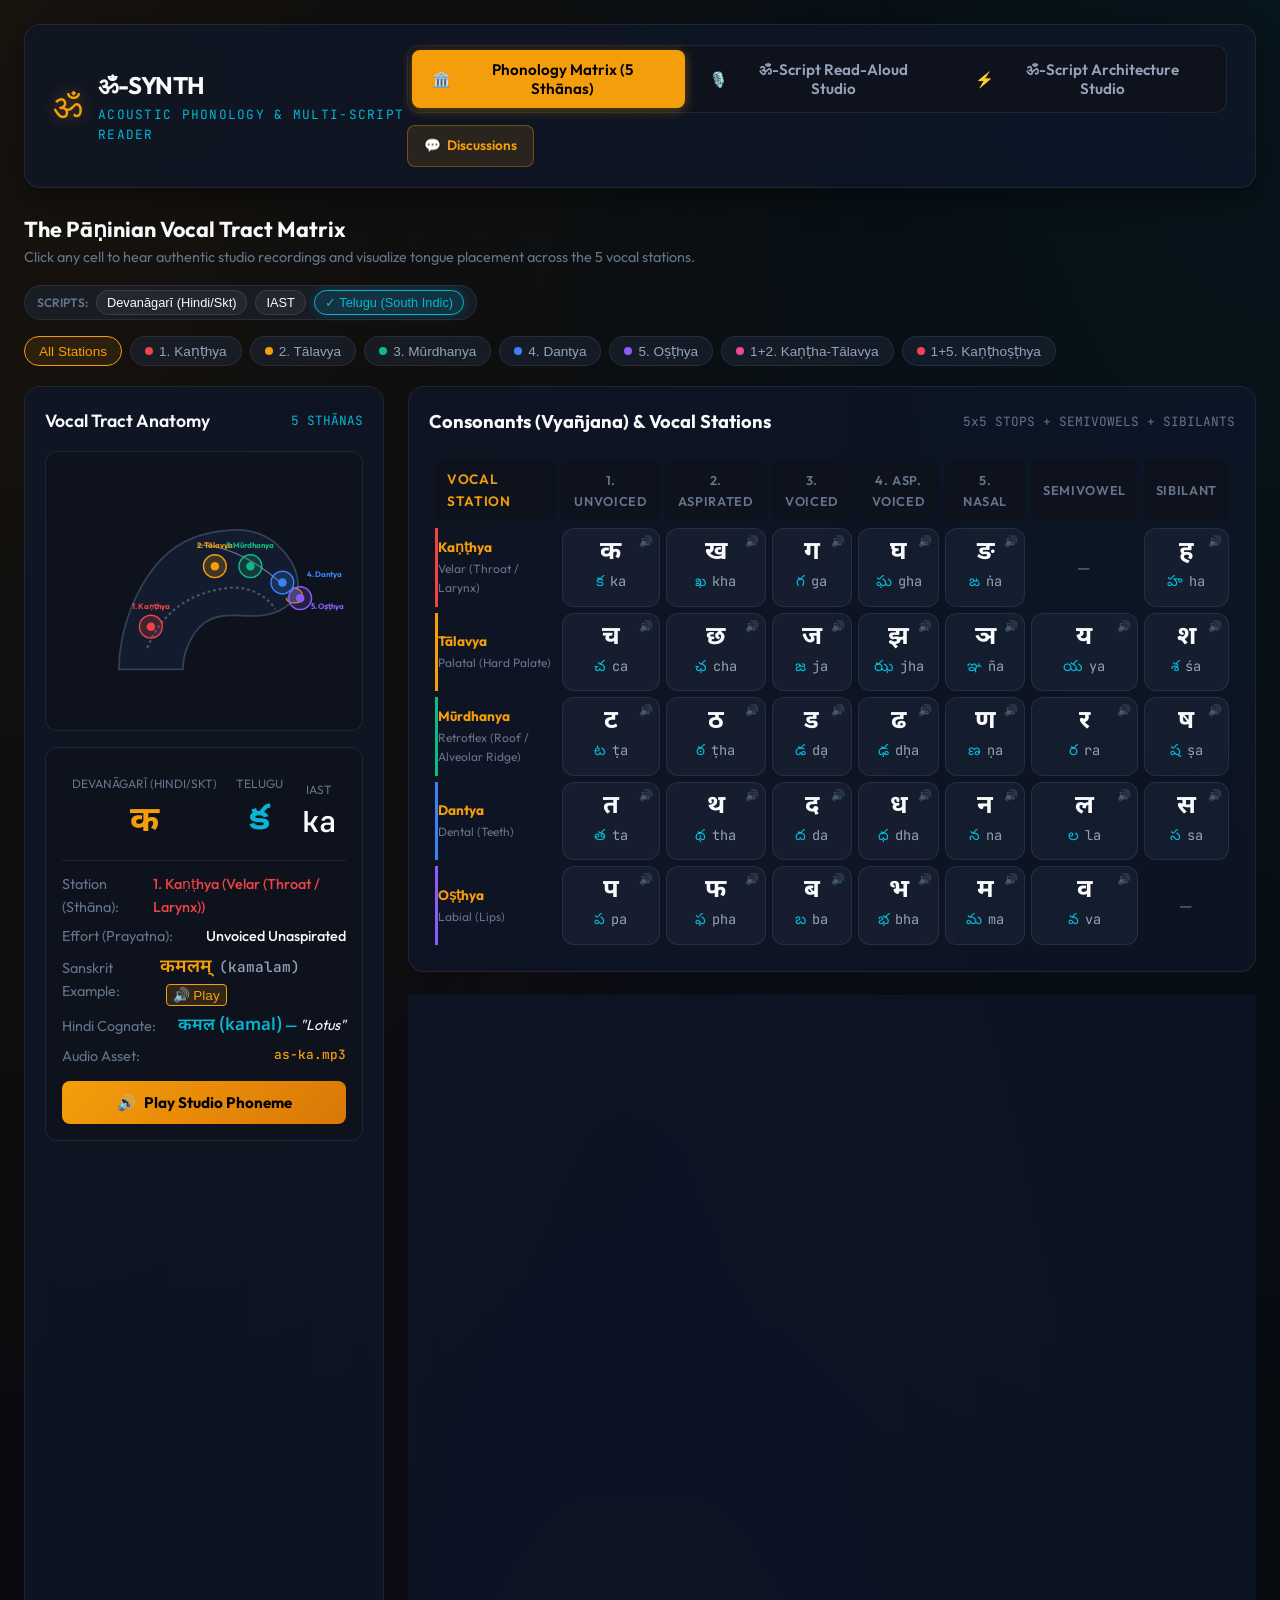
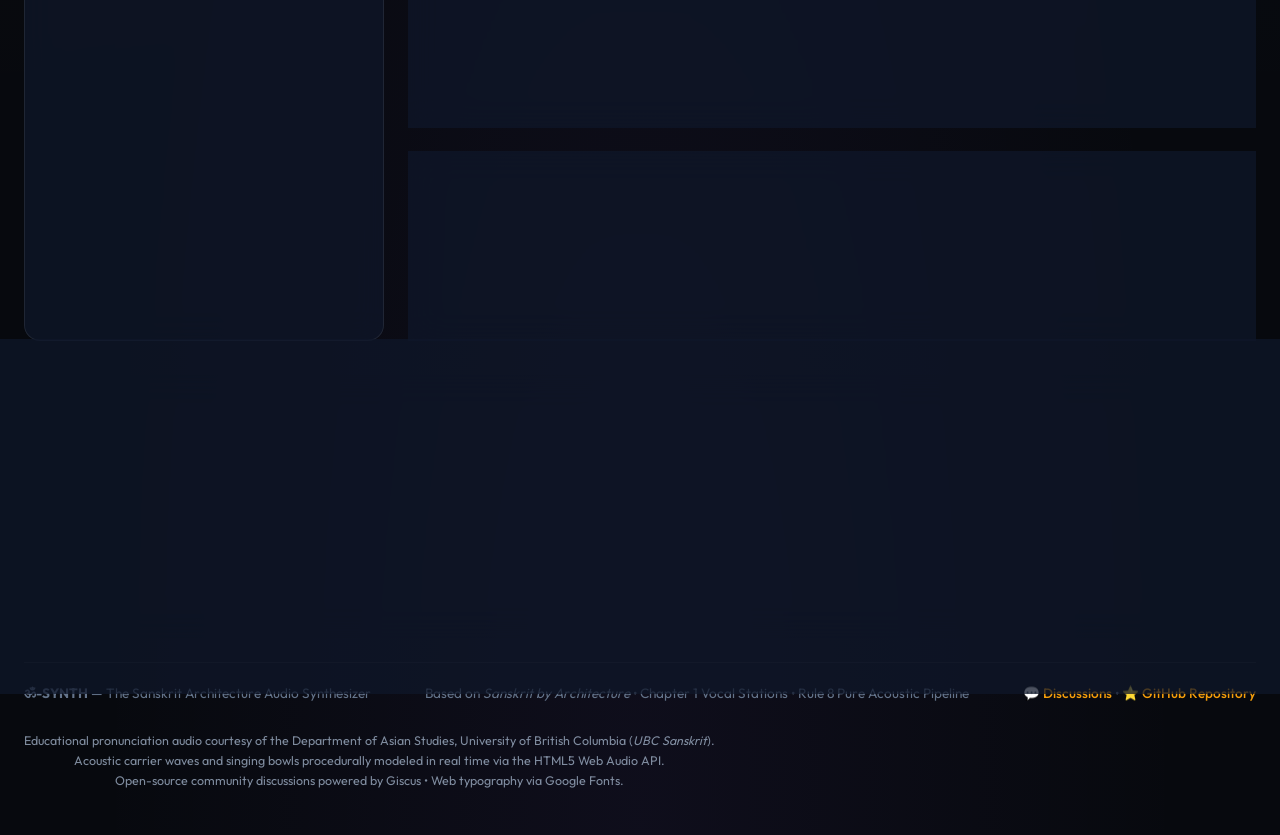
<file: Om-synth/index.html>
<!DOCTYPE html>
<html lang="en">
<head>
  <meta charset="UTF-8">
  <meta name="viewport" content="width=device-width, initial-scale=1.0">
  <title>ॐ-SYNTH // The Sanskrit Acoustic Synthesizer & Multi-Script Studio</title>
  <meta name="description" content="State-of-the-art interactive Sanskrit Phonology Matrix and ॐ-Script Read-Aloud Speech Synthesizer with real-time Devanāgarī, Telugu, IAST, English, and Hindi synchrony.">
  <link rel="icon" type="image/svg+xml" href="data:image/svg+xml,<svg xmlns='http://www.w3.org/2000/svg' viewBox='0 0 100 100'><rect width='100' height='100' rx='20' fill='%230a0e17'/><text x='50%' y='68%' font-size='56' text-anchor='middle' fill='%23f59e0b' font-family='sans-serif' font-weight='bold'>ॐ</text></svg>">
  <meta property="og:type" content="website">
  <meta property="og:title" content="ॐ-SYNTH // The Sanskrit Acoustic Synthesizer">
  <meta property="og:description" content="Interactive Pāṇinian Phonology Matrix and continuous ॐ-Script Read-Aloud Speech Synthesizer with real-time multi-script synchrony.">
  <meta property="og:image" content="qr_om_synth_300dpi.png">
  <meta name="twitter:card" content="summary_large_image">
  <link rel="manifest" href="manifest.json">
  <meta name="theme-color" content="#f59e0b">
  <link rel="stylesheet" href="style.css?v=2.3.3">
</head>

<body>

  <div class="app-container">

    <!-- Top Navigation Header -->
    <header class="app-header">
      <div class="brand-wrapper">
        <div class="brand-symbol">ॐ</div>
        <div>
          <h1 class="brand-title">ॐ-SYNTH</h1>
          <div class="brand-tag">Acoustic Phonology & Multi-Script Reader</div>
        </div>
      </div>

      <!-- Mode Switcher & Community Discussions -->
      <div class="header-nav-group">
        <nav class="nav-tabs" aria-label="App Navigation">
          <button class="tab-btn active" data-target="matrix-panel" id="tab-matrix-btn">
            <span>🏛️</span> Phonology Matrix (5 Sthānas)
          </button>
          <button class="tab-btn" data-target="studio-panel" id="tab-studio-btn">
            <span>🎙️</span> ॐ-Script Read-Aloud Studio
          </button>
          <button class="tab-btn" data-target="translator-panel" id="tab-translator-btn">
            <span>⚡</span> ॐ-Script Architecture Studio
          </button>
        </nav>
        <a href="#community-section" class="community-header-link" title="Jump to Community Discussions & Reader Feedback">
          <span>💬</span> Discussions
        </a>
      </div>
    </header>

    <!-- ===================================================================== -->
    <!-- MODE 1: PHONOLOGY MATRIX & VOCAL TRACT                                -->
    <!-- ===================================================================== -->
    <main id="matrix-panel" class="tab-panel active">
      
      <!-- Sthāna Filter Bar & Script Display Toggles -->
      <div class="matrix-header-bar">
        <div>
          <h2 style="font-size: 1.35rem; font-weight: 700;">The Pāṇinian Vocal Tract Matrix</h2>
          <p style="color: var(--text-dim); font-size: 0.9rem;">
            Click any cell to hear authentic studio recordings and visualize tongue placement across the 5 vocal stations.
          </p>
        </div>

        <div style="display: flex; gap: 16px; align-items: center; flex-wrap: wrap;">
          <!-- Script Display Toggles -->
          <div class="script-toggle-group">
            <span style="font-size: 0.75rem; color: var(--text-dim); font-weight: 600; text-transform: uppercase;">Scripts:</span>
            <button class="script-chip locked active">Devanāgarī (Hindi/Skt)</button>
            <button class="script-chip locked active">IAST</button>
            <button class="script-chip toggle active" id="toggle-telugu-btn">
              <span id="telugu-toggle-check">✓</span> Telugu (South Indic)
            </button>
          </div>

          <div class="sthana-filters" id="sthana-filters-container">
            <!-- Populated by app.js -->
          </div>
        </div>
      </div>

      <!-- Main Matrix Two-Column Grid -->
      <div class="matrix-layout-grid">
        
        <!-- Left: Anatomical Visualizer & Selected Phoneme HUD -->
        <aside class="anatomy-card">
          <div class="anatomy-header">
            <h3 class="anatomy-title">Vocal Tract Anatomy</h3>
            <span style="font-size: 0.8rem; color: var(--accent-cyan); font-family: var(--font-mono);">5 STHĀNAS</span>
          </div>

          <!-- Interactive SVG Stage -->
          <div class="vocal-tract-stage" id="vocal-tract-stage">
            <!-- Rendered by app.js -->
          </div>

          <!-- Active Phoneme Inspector -->
          <div class="selected-phoneme-hud">
            <div class="hud-glyphs">
              <div class="glyph-badge">
                <div class="glyph-label">Devanāgarī (Hindi/Skt)</div>
                <div class="glyph-val-deva" id="hud-val-deva">क</div>
              </div>
              <div class="glyph-badge" id="hud-telugu-badge">
                <div class="glyph-label">Telugu</div>
                <div class="glyph-val-telugu" id="hud-val-telugu">క</div>
              </div>
              <div class="glyph-badge">
                <div class="glyph-label">IAST</div>
                <div class="glyph-val-iast" id="hud-val-iast">ka</div>
              </div>
            </div>

            <div class="hud-details">
              <div class="hud-row">
                <span class="hud-k">Station (Sthāna):</span>
                <span class="hud-v" id="hud-sthana-name">1. Kaṇṭhya</span>
              </div>
              <div class="hud-row">
                <span class="hud-k">Effort (Prayatna):</span>
                <span class="hud-v" id="hud-phoneme-type">Unvoiced Unaspirated</span>
              </div>
              <div class="hud-row" id="hud-skt-word-row" style="display:none; align-items:center;">
                <span class="hud-k">Sanskrit Example:</span>
                <span class="hud-v" id="hud-example-skt"></span>
              </div>
              <div class="hud-row" id="hud-hindi-word-row" style="display:none; align-items:center;">
                <span class="hud-k">Hindi Cognate:</span>
                <span class="hud-v" id="hud-example-hindi" style="color:var(--accent-cyan);font-weight:600;"></span>
              </div>
              <div class="hud-row">
                <span class="hud-k">Audio Asset:</span>
                <span class="hud-v" id="hud-audio-file" style="font-family:var(--font-mono);font-size:0.8rem;color:var(--accent-saffron);">as-ka.mp3</span>
              </div>
            </div>

            <button class="play-sound-btn" id="hud-play-btn">
              <span>🔊</span> Play Studio Phoneme
            </button>
          </div>
        </aside>


        <!-- Right: Tables Section -->
        <section class="tables-wrapper">
          
          <!-- Consonants (Sparśa & Antaḥstha & Ūṣman) -->
          <div class="table-card">
            <div class="table-title-row">
              <h3 class="table-title">Consonants (Vyañjana) & Vocal Stations</h3>
              <span style="font-size: 0.8rem; color: var(--text-dim); font-family: var(--font-mono);">5x5 STOPS + SEMIVOWELS + SIBILANTS</span>
            </div>
            <table class="phonology-table">
              <thead>
                <tr>
                  <th class="station-cell-header">Vocal Station</th>
                  <th>1. Unvoiced</th>
                  <th>2. Aspirated</th>
                  <th>3. Voiced</th>
                  <th>4. Asp. Voiced</th>
                  <th>5. Nasal</th>
                  <th>Semivowel</th>
                  <th>Sibilant</th>
                </tr>
              </thead>
              <tbody id="consonants-table-body">
                <!-- Rendered by app.js -->
              </tbody>
            </table>
          </div>

          <!-- Vowels Table (Svara) -->
          <div class="table-card">
            <div class="table-title-row">
              <h3 class="table-title">Vowels (Svara) & Diphthongs</h3>
              <span style="font-size: 0.8rem; color: var(--text-dim); font-family: var(--font-mono);">SHORT (HRASVA) & LONG (DĪRGHA)</span>
            </div>
            <table class="phonology-table">
              <thead>
                <tr>
                  <th class="station-cell-header">Articulation Point</th>
                  <th>Short (1 Mātrā)</th>
                  <th>Long (2 Mātrās)</th>
                </tr>
              </thead>
              <tbody id="vowels-table-body">
                <!-- Rendered by app.js -->
              </tbody>
            </table>
          </div>

          <!-- Modifiers (Ayogavāhas) -->
          <div class="table-card">
            <div class="table-title-row">
              <h3 class="table-title">Acoustic Modifiers (Ayogavāha)</h3>
              <span style="font-size: 0.8rem; color: var(--text-dim); font-family: var(--font-mono);">RESONANCES</span>
            </div>
            <div id="modifiers-container" style="display: flex; gap: 16px;">
              <!-- Rendered by app.js -->
            </div>
          </div>

        </section>

      </div>
    </main>

    <!-- ===================================================================== -->
    <!-- MODE 2: ॐ-SCRIPT READ-ALOUD STUDIO (KARAOKE SYNTHESIZER)              -->
    <!-- ===================================================================== -->
    <main id="studio-panel" class="tab-panel">
      
      <div class="studio-grid">

        <!-- Left: Control & Input Panel -->
        <aside class="studio-control-card">
          
          <div class="form-group">
            <label class="form-label" for="preset-select">Canonical Presets (Book Chapters)</label>
            <select class="preset-select" id="preset-select">
              <!-- Populated by app.js -->
            </select>
          </div>

          <div class="form-group">
            <label class="form-label" for="om-input-textarea">
              ॐ-Script Input (Carrier Waves + Segmented Morphemes)
            </label>
            <textarea 
              class="om-textarea" 
              id="om-input-textarea" 
              spellcheck="false"
              placeholder="Enter ॐ-script... e.g. him nar·aḥ hūṃ van·am OM gam·ti ॥"
            ></textarea>
          </div>

          <!-- Audio Controls -->
          <div class="audio-controls-row">
            <button class="btn-primary" id="studio-play-btn">
              <span>▶</span> Read Out Loud
            </button>
            <button class="btn-secondary" id="studio-stop-btn">
              <span>⏹</span> Stop
            </button>
          </div>

          <!-- Voice & Mode Selection -->
          <div class="form-group">
            <label class="form-label" for="voice-select">Vocalist Voice (Male / Female)</label>
            <select class="preset-select" id="voice-select">
              <!-- Populated by app.js with [👨 Male] and [👩 Female] badges -->
            </select>
          </div>

          <div class="form-group" style="margin-top: 8px;">
            <label class="form-label" for="gender-select">Vocal Timbre / Gender Tuning</label>
            <select class="preset-select" id="gender-select">
              <option value="auto">🎙️ Automatic Timbre Detection</option>
              <option value="male">👨 Male Vedic Chanting (Deep Resonance · 0.82x)</option>
              <option value="female">👩 Female Vedic Chanting (Clear Harmonic · 1.12x)</option>
            </select>
          </div>

          <!-- Flow & Engine Selection -->
          <div class="form-group">
            <label class="form-label" for="engine-mode-select">Audio Flow / Buffering</label>
            <select class="preset-select" id="engine-mode-select">
              <option value="buffered">🌊 Buffered Stream (Continuous, Super Smooth & Connected)</option>
              <option value="step">⏱️ Step-by-Step Pacing (Discrete Word Analysis)</option>
            </select>
          </div>

          <div class="form-group">
            <label class="form-label" for="bija-mode-select">Carrier Wave (Bīja) Style</label>
            <select class="preset-select" id="bija-mode-select">
              <option value="human">🎙️ Vedic Human Chanting (Voice + Singing Bowl Resonance)</option>
              <option value="bell">🔔 Acoustic Tibetan Singing Bowl (Meditative Chimes)</option>
              <option value="mute">🔇 Speech Only (Bījas Paused / Muted)</option>
            </select>
          </div>


          <!-- Speed & Synthesis Tuning -->
          <div class="sliders-group">
            <div class="slider-row">
              <span style="color:var(--text-muted);font-weight:600;">Pacing / Rate:</span>
              <input type="range" class="slider-input" id="speed-slider" min="0.6" max="1.4" step="0.1" value="1.0">
              <span id="speed-val" style="font-family:var(--font-mono);color:var(--accent-saffron);width:36px;text-align:right;">1.0x</span>
            </div>
            <div class="slider-row" style="margin-top: 8px;">
              <span style="color:var(--text-muted);font-weight:600;">Pitch / Timbre:</span>
              <input type="range" class="slider-input" id="pitch-slider" min="0.5" max="1.3" step="0.05" value="0.85">
              <span id="pitch-val" style="font-family:var(--font-mono);color:var(--accent-cyan);width:36px;text-align:right;">0.85x</span>
            </div>
          </div>


          <!-- Carrier Waves Acoustic Legend -->
          <div class="carrier-legend">
            <div style="font-weight: 600; color: var(--text-muted); text-transform: uppercase; font-size: 0.75rem;">
              Procedural Web Audio Breath Oscillators:
            </div>
            <div class="carrier-chip-row">
              <div class="carrier-tag him">him: 150ms Breath</div>
              <div class="carrier-tag hum">hūṃ: 216Hz Drone</div>
              <div class="carrier-tag om">OM: 136.1Hz Cosmic Chime</div>
              <div class="carrier-tag halt">॥: Bell Halt</div>
            </div>
            <div style="font-weight: 600; color: var(--text-dim); text-transform: uppercase; font-size: 0.72rem; margin-top: 10px;">
              Rhythmic Cadence Delimiters:
            </div>
            <div class="carrier-chip-row" style="margin-top: 4px;">
              <div class="carrier-tag" style="border-style:dotted;" title="Staccato flick: 0.5x duration">. (him.) ½ Mātrā</div>
              <div class="carrier-tag" style="border-style:dashed;" title="Breath wave hold: 1.6x - 2.5x duration">- / ~ Wave Hold</div>
              <div class="carrier-tag" style="border-style:solid;" title="Avagraha multiplier: 2.0x, 3.0x duration">ऽ (हूँऽऽ) Avagraha</div>
            </div>
          </div>

        </aside>

        <!-- Right: Real-Time Multi-Script Karaoke HUD -->
        <section class="karaoke-display-card">
          
          <div class="hud-title-bar">
            <h3 class="hud-title">
              <span>📡</span> Real-Time Multi-Script Karaoke HUD
            </h3>
            <span class="playback-status-badge" id="playback-status-badge">STANDBY</span>
          </div>

          <!-- Ribbon 1: ॐ-Script Blueprint -->
          <div class="ribbon-section">
            <div class="ribbon-label">
              <span>1. ॐ-Script Mathematical Blueprint (Track Separation)</span>
              <span style="color:var(--accent-saffron);">RULE 8: ZERO SANDHI</span>
            </div>
            <div class="ribbon-tokens" id="ribbon-om-tokens"></div>
          </div>

          <!-- Ribbon 2: Devanāgarī Surface Script -->
          <div class="ribbon-section">
            <div class="ribbon-label">
              <span>2. Devanāgarī Script (Surface Form)</span>
              <span style="color:var(--text-dim);">CLASSICAL SANSKRIT</span>
            </div>
            <div class="ribbon-tokens" id="ribbon-deva-tokens"></div>
          </div>

          <!-- Ribbon 3: Telugu Surface Script -->
          <div class="ribbon-section">
            <div class="ribbon-label">
              <span>3. Telugu Script (No Vattulu Clusters)</span>
              <span style="color:var(--accent-cyan);">SOUTH INDIC INTERFACE</span>
            </div>
            <div class="ribbon-tokens" id="ribbon-telugu-tokens"></div>
          </div>

          <!-- Ribbon 4: Roman IAST Script -->
          <div class="ribbon-section">
            <div class="ribbon-label">
              <span>4. Roman IAST Phonetic Alignment</span>
              <span style="color:var(--text-dim);">INTERNATIONAL PHONETICS</span>
            </div>
            <div class="ribbon-tokens" id="ribbon-iast-tokens"></div>
          </div>

          <!-- Syntactic Grammar Roles -->
          <div class="ribbon-section">
            <div class="ribbon-label">
              <span>5. Syntactic Role Parser (Pāṇinian Kāraka Spine)</span>
              <span style="color:var(--accent-emerald);">GRAMMAR DECODER</span>
            </div>
            <div class="syntax-roles-container" id="syntax-roles-container"></div>
          </div>

          <!-- Fluent English Translation -->
          <div class="ribbon-section">
            <div class="ribbon-label">
              <span>6. Fluent English Translation</span>
              <span style="color:var(--text-dim);">SVO BRIDGE</span>
            </div>
            <div class="fluent-box" id="fluent-english-box"></div>
          </div>

          <!-- Modern Hindi SOV Translation -->
          <div class="ribbon-section">
            <div class="ribbon-label">
              <span>7. Modern Hindi Translation</span>
              <span style="color:var(--accent-cyan);">SOV SYNTHESIS</span>
            </div>
            <div class="fluent-box hindi" id="fluent-hindi-box"></div>
          </div>

        </section>

      </div>

    </main>

    <!-- ===================================================================== -->
    <!-- MODE 3: ॐ-SCRIPT ARCHITECTURE & TRANSLATION STUDIO                   -->
    <!-- ===================================================================== -->
    <main id="translator-panel" class="tab-panel">

      <!-- Header Bar -->
      <div class="matrix-header-bar">
        <div>
          <h2 style="font-size: 1.35rem; font-weight: 700;">Universal Language → ॐ-Script Architecture Studio</h2>
          <p style="color: var(--text-dim); font-size: 0.9rem;">
            Deterministic, offline compiler into ॐ-Script without external LLMs. Inspect internal Pāṇinian Kāraka role tags, customize interactively, and synthesize real-time voice & singing bowl audio.
          </p>
        </div>
        <div style="display: flex; gap: 12px; align-items: center;">
          <span class="status-indicator-chip" id="lexicon-status-badge">
            <span class="pulse-dot"></span> 9,400+ Root Lexicon Active
          </span>
        </div>
      </div>

      <!-- Studio Grid Layout -->
      <div class="studio-grid">
        <!-- Left: Source Language Input & Controls -->
        <aside class="studio-controls">
          <div class="controls-card-header">
            <h3 class="controls-title">Source Translation Engine</h3>
            <span style="font-size: 0.75rem; color: var(--accent-emerald); font-family: var(--font-mono); font-weight: 600;">OFFLINE AST</span>
          </div>

          <!-- Source Language Selector -->
          <div class="form-group">
            <label class="form-label" for="translator-source-lang">Source Language</label>
            <select class="preset-select" id="translator-source-lang">
              <option value="english">🇺🇸 English (Natural Language → ॐ-Script)</option>
              <option value="classical">🇮🇳 Classical Sanskrit (IAST Inflections → ॐ-Script)</option>
            </select>
          </div>

          <!-- Quick Preset Examples -->
          <div class="form-group">
            <label class="form-label">Example Blueprints</label>
            <div class="preset-chip-grid" id="translator-presets-container">
              <button class="example-chip" data-text="The king protects the forest.">King & Forest</button>
              <button class="example-chip" data-text="The hero struck the demon with an arrow.">Hero's Arrow</button>
              <button class="example-chip" data-text="The dark army destroyed the vast city.">Dark Army</button>
              <button class="example-chip" data-text="I will see Krishna.">1st Person Future</button>
              <button class="example-chip" data-text="rāmaḥ vanaṃ gacchati">Classical Sanskrit</button>
            </div>
          </div>

          <!-- Input Textarea -->
          <div class="form-group">
            <label class="form-label" for="translator-input-text">Input Sentence</label>
            <textarea id="translator-input-text" class="preset-select" style="height: 100px; resize: vertical; font-family: var(--font-main); line-height: 1.4; padding: 10px;" placeholder="Type an English or Classical Sanskrit sentence...">The king protects the forest.</textarea>
          </div>

          <!-- Action Buttons -->
          <div style="display: flex; gap: 10px; margin-top: 10px;">
            <button class="action-btn play-btn" id="translator-compile-btn" style="flex: 1;">
              <span>⚡</span> Compile ॐ-Script
            </button>
            <button class="action-btn reset-btn" id="translator-clear-btn" style="width: auto; padding: 0 16px;">
              <span>↺</span>
            </button>
          </div>

          <!-- Audio Carrier Settings -->
          <div style="margin-top: 20px; border-top: 1px solid var(--border-subtle); padding-top: 16px;">
            <div class="form-group">
              <label class="form-label" for="translator-voice-select">Vocalist Voice (Male / Female)</label>
              <select class="preset-select" id="translator-voice-select">
                <!-- Populated dynamically with [👨 Male] and [👩 Female] badges -->
              </select>
            </div>

            <div class="form-group" style="margin-top: 8px;">
              <label class="form-label" for="translator-gender-select">Vocal Timbre / Gender Tuning</label>
              <select class="preset-select" id="translator-gender-select">
                <option value="auto">🎙️ Automatic Timbre Detection</option>
                <option value="male">👨 Male Vedic Chanting (Deep Resonance · 0.82x)</option>
                <option value="female">👩 Female Vedic Chanting (Clear Harmonic · 1.12x)</option>
              </select>
            </div>

            <div class="form-group" style="margin-top: 8px;">
              <label class="form-label" for="translator-carrier-style">Synthesis Carrier Wave</label>
              <select class="preset-select" id="translator-carrier-style">
                <option value="human">🎙️ Human Vedic Voice + Singing Bowl</option>
                <option value="bell">🔔 Tibetan Singing Bowl Drone (136.1 Hz + 216 Hz)</option>
                <option value="mute">🔇 Speech Only (Bījas Paused)</option>
              </select>
            </div>

            <button class="action-btn" id="translator-chant-btn" style="background: linear-gradient(135deg, var(--accent-saffron), var(--accent-amber)); color: #000; font-weight: 700; width: 100%; justify-content: center; margin-top: 10px;">
              <span>🎙️</span> Chant ॐ-Script Aloud
            </button>
          </div>
        </aside>

        <!-- Right: Interactive AST Board & Multi-Script Output -->
        <section class="karaoke-display-card">
          <div class="hud-title-bar">
            <h3 class="hud-title">
              <span>🧩</span> Interactive Pāṇinian Kāraka Workbench
            </h3>
            <span class="playback-status-badge" id="translator-status-badge">READY</span>
          </div>

          <!-- Interactive Word & Tag Chips -->
          <div class="ribbon-section">
            <div class="ribbon-label">
              <span>1. Morpho-Syntactic AST Chips (Click any badge to override role)</span>
              <span style="color:var(--accent-saffron);">INTERACTIVE CPU</span>
            </div>
            <div class="interactive-chips-wrapper" id="interactive-chips-container">
              <!-- Filled dynamically by om-compiler.js / app.js -->
            </div>
          </div>

          <!-- Compiled ॐ-Script Output Ribbon -->
          <div class="ribbon-section">
            <div class="ribbon-label">
              <span>2. Compiled ॐ-Script (Two-Track Architecture)</span>
              <div style="display: flex; gap: 8px;">
                <button class="script-mini-btn active" data-script="iast" id="trans-btn-iast">IAST</button>
                <button class="script-mini-btn" data-script="deva" id="trans-btn-deva">Devanāgarī</button>
                <button class="script-mini-btn" data-script="telugu" id="trans-btn-telugu">Telugu</button>
              </div>
            </div>
            <div class="om-compiled-box" id="om-compiled-output">
              <!-- Two-Track highlighted text -->
            </div>
            <div style="display: flex; justify-content: flex-end; gap: 10px; margin-top: 8px;">
              <button class="mini-tool-btn" id="btn-copy-om">📋 Copy ॐ-Script</button>
              <button class="mini-tool-btn" id="btn-send-to-studio">↗️ Send to Read-Aloud Studio</button>
            </div>
          </div>

          <!-- Two-Track Acoustic Legend -->
          <div class="ribbon-section">
            <div class="ribbon-label">
              <span>3. Acoustic Carrier Protocol (Rule 8: Sandhi Banned)</span>
              <span style="color:var(--accent-cyan);">BĪJA SIGNAL CHAIN</span>
            </div>
            <div class="carrier-chip-row" style="margin-top: 6px;">
              <div class="carrier-tag him">ATHA / him: Breath Carrier Inhale & Adjective Bond</div>
              <div class="carrier-tag hum">hūṃऽऽ: Sustained Clause Hold (2-3 Mātrās)</div>
              <div class="carrier-tag om">OM: Threshold Lock (136.1 Hz Cosmic Hum)</div>
              <div class="carrier-tag halt">॥: Svāhā Pulmonary Flush</div>
            </div>
          </div>

          <!-- Reverse Translation Bridge Verification -->
          <div class="ribbon-section">
            <div class="ribbon-label">
              <span>4. Deterministic English & Hindi Verification</span>
              <span style="color:var(--text-dim);">LEVEL 4 & 5 BRIDGES</span>
            </div>
            <div style="display: grid; grid-template-columns: 1fr 1fr; gap: 12px; margin-top: 6px;">
              <div class="fluent-box" id="translator-reconstructed-english" style="font-size: 0.95rem;"></div>
              <div class="fluent-box hindi" id="translator-reconstructed-hindi" style="font-size: 0.95rem;"></div>
            </div>
          </div>

        </section>
      </div>
    </main>

    <!-- Community Discussions & Reader Feedback Section -->
    <section class="community-card" id="community-section">
      <div class="community-header">
        <div class="community-title-wrap">
          <span class="community-icon">💬</span>
          <div>
            <h3 class="community-title">Community Discussions & Reader Feedback</h3>
            <p class="community-subtitle">
              Have questions about pronunciation, sentence architecture, or rule proofs? Connect with readers and linguists.
            </p>
          </div>
        </div>
        <div class="community-actions">
          <a href="https://github.com/om-script/Om-Script/discussions" target="_blank" rel="noopener noreferrer" class="btn-community-primary">
            <span>💬</span> Open GitHub Discussions
          </a>
          <a href="https://github.com/om-script/Om-Script/issues/new" target="_blank" rel="noopener noreferrer" class="btn-community-secondary">
            <span>🐛</span> Report an Issue / Errata
          </a>
        </div>
      </div>

      <!-- Embedded Giscus Live Comments Container -->
      <div class="giscus-wrapper">
        <div class="giscus"></div>
      </div>
    </section>

    <!-- Footer -->
    <footer class="app-footer">
      <div>
        <strong>ॐ-SYNTH</strong> &mdash; The Sanskrit Architecture Audio Synthesizer
      </div>
      <div>
        Based on <em>Sanskrit by Architecture</em> &bull; Chapter 1 Vocal Stations &bull; Rule 8 Pure Acoustic Pipeline
      </div>
      <div class="footer-links">
        <a href="https://github.com/om-script/Om-Script/discussions" target="_blank" rel="noopener noreferrer">💬 Discussions</a>
        &bull;
        <a href="https://github.com/om-script/Om-Script" target="_blank" rel="noopener noreferrer">⭐ GitHub Repository</a>
      </div>
      <div class="footer-credits">
        Educational pronunciation audio courtesy of the Department of Asian Studies, University of British Columbia (<em>UBC Sanskrit</em>).<br>
        Acoustic carrier waves and singing bowls procedurally modeled in real time via the HTML5 Web Audio API.<br>
        Open-source community discussions powered by Giscus &bull; Web typography via Google Fonts.
      </div>
    </footer>

  </div>

  <!-- Application Scripts -->
  <script src="phonology-data.js?v=2.3.3"></script>
  <script src="om-bridge.js?v=2.3.3"></script>
  <script src="om-compiler.js?v=2.3.3"></script>
  <script src="om-audio.js?v=2.3.3"></script>
  <script src="app.js?v=2.3.3"></script>

  <!-- Giscus Community Comments Loader -->
  <script src="https://giscus.app/client.js"
          data-repo="om-script/Om-Script"
          data-repo-id="R_kgDOVQqgWA"
          data-category="General"
          data-mapping="pathname"
          data-strict="0"
          data-reactions-enabled="1"
          data-emit-metadata="0"
          data-input-position="top"
          data-theme="dark_dimmed"
          data-lang="en"
          data-loading="lazy"
          crossorigin="anonymous"
          async>
  </script>

</body>
</html>
</file>
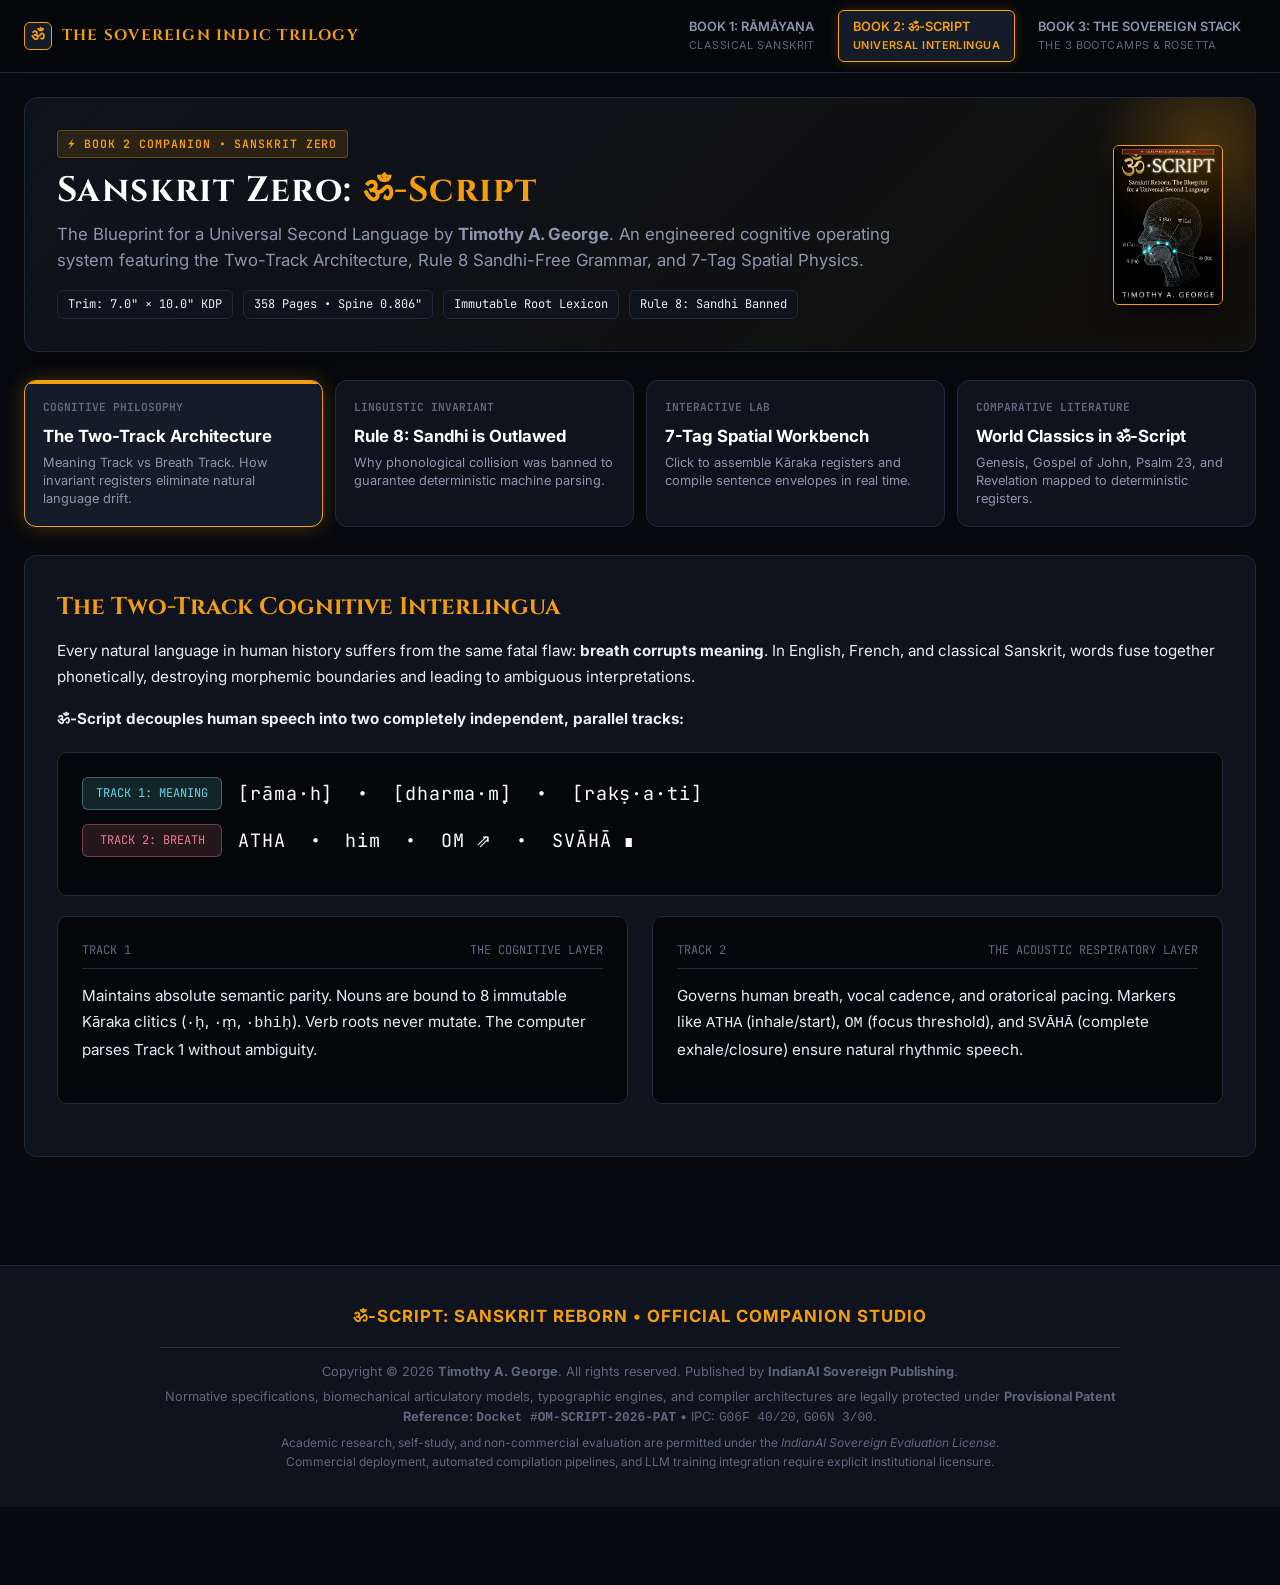
<file: book2_omscript.html>
<!DOCTYPE html>
<html lang="en">
<head>
<meta charset="UTF-8">
<meta name="viewport" content="width=device-width, initial-scale=1.0">
<title>Book 2: Sanskrit Zero / ॐ-Script // The Universal Second Language</title>
<meta name="description" content="Official Interactive Companion for Book 2: Sanskrit Zero / ॐ-Script. Experience the Two-Track Cognitive Interlingua, 7-Tag Spatial Physics Workbench, Rule 8 Sandhi-Free Engine, and World Classics in ॐ-Script.">
<link rel="icon" type="image/svg+xml" href="data:image/svg+xml,<svg xmlns='http://www.w3.org/2000/svg' viewBox='0 0 100 100'><rect width='100' height='100' rx='20' fill='%230a0e17'/><text x='50%' y='68%' font-size='56' text-anchor='middle' fill='%23f59e0b' font-family='sans-serif' font-weight='bold'>ॐ</text></svg>">
<link rel="preconnect" href="https://fonts.googleapis.com">
<link rel="preconnect" href="https://fonts.gstatic.com" crossorigin>
<link href="https://fonts.googleapis.com/css2?family=Cinzel:wght@600;700&family=Inter:wght@300;400;500;600;700&family=JetBrains+Mono:wght@400;500;600&family=Noto+Sans:wght@400;600&display=swap" rel="stylesheet">

<style>
:root {
  --bg: #07090e;
  --surface: #0e131d;
  --surface-alt: #141b29;
  --surface-hover: #1b2437;
  --border: #1f293d;
  --border-focus: #3b4d70;
  
  --gold: #f59e0b;
  --gold-glow: rgba(245, 158, 11, 0.25);
  --cyan: #67d4e4;
  --cyan-glow: rgba(103, 212, 228, 0.22);
  --rose: #e87a90;
  --rose-glow: rgba(232, 122, 144, 0.22);
  --green: #6be09b;
  --green-glow: rgba(107, 224, 155, 0.22);
  --purple: #b388ff;
  
  --text: #e8ecf4;
  --text-muted: #8a96ae;
  --text-dim: #5c687e;
  
  --font-main: 'Inter', -apple-system, sans-serif;
  --font-heading: 'Cinzel', serif;
  --font-mono: 'JetBrains Mono', monospace;
  --font-skt: 'Noto Sans', 'Nirmala UI', sans-serif;
}

* { box-sizing: border-box; margin: 0; padding: 0; }
body {
  background: var(--bg);
  color: var(--text);
  font-family: var(--font-main);
  line-height: 1.6;
  padding-bottom: 80px;
}

/* ==========================================================================
   GLOBAL TRILOGY NAVIGATION BAR
   ========================================================================== */
.trilogy-ribbon {
  background: #040609;
  border-bottom: 1px solid var(--border);
  padding: 10px 24px;
  position: sticky;
  top: 0;
  z-index: 1000;
  backdrop-filter: blur(12px);
}
.trilogy-inner {
  max-width: 1400px;
  margin: 0 auto;
  display: flex;
  align-items: center;
  justify-content: space-between;
  gap: 16px;
  flex-wrap: wrap;
}
.trilogy-brand {
  display: flex;
  align-items: center;
  gap: 10px;
  font-family: var(--font-heading);
  color: var(--gold);
  font-size: 0.95rem;
  letter-spacing: 0.08em;
  font-weight: 700;
}
.trilogy-symbol {
  width: 28px;
  height: 28px;
  background: var(--surface-alt);
  border: 1px solid var(--gold);
  border-radius: 6px;
  display: grid;
  place-items: center;
  font-size: 1rem;
  color: var(--gold);
}
.trilogy-books {
  display: flex;
  align-items: center;
  gap: 8px;
  flex-wrap: wrap;
}
.trilogy-tab {
  display: flex;
  flex-direction: column;
  padding: 6px 14px;
  border-radius: 6px;
  background: transparent;
  border: 1px solid transparent;
  color: var(--text-muted);
  text-decoration: none;
  font-size: 0.8rem;
  font-weight: 600;
  transition: all 0.2s ease;
}
.trilogy-tab span.book-sub {
  font-size: 0.68rem;
  font-weight: 400;
  color: var(--text-dim);
  text-transform: uppercase;
  letter-spacing: 0.04em;
}
.trilogy-tab:hover {
  background: var(--surface);
  border-color: var(--border);
  color: var(--text);
}
.trilogy-tab.active {
  background: var(--surface-alt);
  border-color: var(--gold);
  color: var(--gold);
  box-shadow: 0 0 12px var(--gold-glow);
}
.trilogy-tab.active span.book-sub {
  color: var(--gold);
  font-weight: 600;
}

/* ==========================================================================
   APP CONTAINER & HERO
   ========================================================================== */
.container {
  max-width: 1400px;
  margin: 0 auto;
  padding: 24px;
}

.hero-banner {
  background: linear-gradient(135deg, rgba(14, 19, 29, 0.95) 0%, rgba(25, 20, 10, 0.6) 100%);
  border: 1px solid var(--border);
  border-radius: 14px;
  padding: 32px;
  margin-bottom: 28px;
  display: grid;
  grid-template-columns: 1fr auto;
  gap: 32px;
  align-items: center;
  box-shadow: 0 10px 30px rgba(0, 0, 0, 0.4);
  position: relative;
  overflow: hidden;
}
.hero-banner::before {
  content: "";
  position: absolute;
  top: -60px; right: -60px;
  width: 220px; height: 220px;
  background: radial-gradient(circle, var(--gold-glow) 0%, transparent 70%);
  border-radius: 50%;
  pointer-events: none;
}
.hero-tag {
  display: inline-flex;
  align-items: center;
  gap: 6px;
  font-family: var(--font-mono);
  font-size: 0.72rem;
  font-weight: 600;
  text-transform: uppercase;
  letter-spacing: 0.08em;
  padding: 4px 10px;
  border-radius: 4px;
  background: rgba(245, 158, 11, 0.12);
  color: var(--gold);
  border: 1px solid rgba(245, 158, 11, 0.3);
  margin-bottom: 12px;
}
.hero-title {
  font-family: var(--font-heading);
  font-size: 2.2rem;
  font-weight: 700;
  color: #fff;
  letter-spacing: 0.04em;
  line-height: 1.2;
  margin-bottom: 8px;
}
.hero-title em {
  font-style: normal;
  color: var(--gold);
}
.hero-subtitle {
  color: var(--text-muted);
  font-size: 1.05rem;
  max-width: 850px;
  margin-bottom: 16px;
}
.hero-badges {
  display: flex;
  gap: 10px;
  flex-wrap: wrap;
}
.spec-chip {
  background: var(--surface);
  border: 1px solid var(--border);
  padding: 4px 10px;
  border-radius: 6px;
  font-family: var(--font-mono);
  font-size: 0.75rem;
  color: var(--text);
}
.hero-cover-wrap {
  display: flex;
  align-items: center;
  gap: 14px;
}
.book-cover-img {
  width: 110px;
  height: 160px;
  object-fit: cover;
  border-radius: 6px;
  border: 1px solid var(--gold);
  box-shadow: 0 8px 24px rgba(0,0,0,0.6);
  cursor: pointer;
  transition: transform 0.2s ease;
}
.book-cover-img:hover {
  transform: scale(1.04);
}

/* ==========================================================================
   NAVIGATION SECTIONS
   ========================================================================== */
.section-nav {
  display: grid;
  grid-template-columns: repeat(4, 1fr);
  gap: 12px;
  margin-bottom: 28px;
}
@media (max-width: 900px) {
  .section-nav { grid-template-columns: repeat(2, 1fr); }
  .hero-banner { grid-template-columns: 1fr; }
}
@media (max-width: 600px) {
  .section-nav { grid-template-columns: 1fr; }
}

.nav-card-btn {
  background: var(--surface);
  border: 1px solid var(--border);
  border-radius: 12px;
  padding: 18px;
  cursor: pointer;
  text-align: left;
  transition: all 0.2s ease;
  position: relative;
  overflow: hidden;
}
.nav-card-btn:hover {
  background: var(--surface-alt);
  border-color: var(--border-focus);
  transform: translateY(-2px);
}
.nav-card-btn.active {
  background: var(--surface-alt);
  border-color: var(--gold);
  box-shadow: 0 0 20px var(--gold-glow);
}
.nav-card-btn.active::after {
  content: "";
  position: absolute;
  top: 0; left: 0; right: 0;
  height: 3px;
  background: var(--gold);
}
.nav-pill {
  font-family: var(--font-mono);
  font-size: 0.7rem;
  font-weight: 700;
  text-transform: uppercase;
  color: var(--text-dim);
  margin-bottom: 6px;
}
.nav-card-title {
  font-size: 1.05rem;
  font-weight: 700;
  color: #fff;
  margin-bottom: 4px;
}
.nav-card-desc {
  font-size: 0.8rem;
  color: var(--text-muted);
  line-height: 1.4;
}

/* ==========================================================================
   TAB PANELS
   ========================================================================== */
.tab-panel {
  display: none;
  animation: fadeIn 0.25s ease-in-out;
}
.tab-panel.active {
  display: block;
}
@keyframes fadeIn {
  from { opacity: 0; transform: translateY(6px); }
  to { opacity: 1; transform: translateY(0); }
}

.content-card {
  background: var(--surface);
  border: 1px solid var(--border);
  border-radius: 12px;
  padding: 32px;
  margin-bottom: 24px;
}
.content-card h2 {
  font-size: 1.5rem;
  color: var(--gold);
  margin-bottom: 12px;
  font-family: var(--font-heading);
}
.content-card p {
  color: var(--text);
  font-size: 0.95rem;
  margin-bottom: 16px;
  line-height: 1.7;
}

/* Grid Stages */
.grid-2 {
  display: grid;
  grid-template-columns: 1fr 1fr;
  gap: 24px;
  margin: 20px 0;
}
@media (max-width: 800px) {
  .grid-2 { grid-template-columns: 1fr; }
}

.stage-box {
  background: #040609;
  border: 1px solid var(--border);
  border-radius: 10px;
  padding: 24px;
}
.stage-header {
  display: flex;
  justify-content: space-between;
  align-items: center;
  font-family: var(--font-mono);
  font-size: 0.75rem;
  color: var(--text-dim);
  text-transform: uppercase;
  margin-bottom: 14px;
  border-bottom: 1px solid var(--border);
  padding-bottom: 8px;
}

/* Two Track Visualizer */
.track-envelope {
  background: #040609;
  border: 1px solid var(--border);
  border-radius: 10px;
  padding: 24px;
  margin: 20px 0;
}
.track-row {
  display: flex;
  align-items: center;
  gap: 16px;
  margin-bottom: 14px;
}
.track-badge {
  width: 140px;
  font-family: var(--font-mono);
  font-size: 0.75rem;
  text-transform: uppercase;
  padding: 6px 10px;
  border-radius: 6px;
  text-align: center;
}
.badge-meaning { background: rgba(103, 212, 228, 0.15); color: var(--cyan); border: 1px solid rgba(103, 212, 228, 0.4); }
.badge-breath { background: rgba(232, 122, 144, 0.15); color: var(--rose); border: 1px solid rgba(232, 122, 144, 0.4); }
.track-flow {
  font-family: var(--font-mono);
  font-size: 1.15rem;
  flex: 1;
  color: #fff;
  letter-spacing: 0.05em;
}

/* Sentence Workbench */
.workbench-box {
  background: #040609;
  border: 1px solid var(--border);
  border-radius: 12px;
  padding: 24px;
  margin-bottom: 24px;
}
.register-buttons {
  display: flex;
  gap: 8px;
  flex-wrap: wrap;
  margin: 16px 0;
}
.reg-btn {
  background: var(--surface);
  border: 1px solid var(--border);
  color: var(--text-muted);
  padding: 8px 12px;
  border-radius: 6px;
  font-family: var(--font-mono);
  font-size: 0.8rem;
  cursor: pointer;
  transition: all 0.15s ease;
}
.reg-btn:hover {
  background: var(--surface-hover);
  color: var(--gold);
  border-color: var(--gold);
}
.active-sentence-hud {
  background: #020305;
  border: 1px solid var(--gold);
  border-radius: 8px;
  padding: 20px;
  margin-top: 16px;
  box-shadow: 0 0 20px var(--gold-glow);
}
.sentence-tokens {
  font-family: var(--font-mono);
  font-size: 1.4rem;
  color: var(--gold);
  text-align: center;
  word-spacing: 12px;
  margin-bottom: 12px;
}
.sentence-meaning {
  text-align: center;
  color: var(--cyan);
  font-size: 0.95rem;
}

/* World Classics Desk */
.classics-picker {
  display: flex;
  gap: 8px;
  margin-bottom: 20px;
  flex-wrap: wrap;
}
.picker-btn {
  background: var(--surface);
  border: 1px solid var(--border);
  color: var(--text-muted);
  padding: 8px 16px;
  border-radius: 6px;
  font-size: 0.82rem;
  font-weight: 600;
  cursor: pointer;
  transition: all 0.15s ease;
}
.picker-btn:hover {
  color: var(--text);
  border-color: var(--border-focus);
}
.picker-btn.active {
  background: var(--surface-alt);
  color: var(--gold);
  border-color: var(--gold);
  box-shadow: 0 0 10px var(--gold-glow);
}
.classic-display-grid {
  display: grid;
  grid-template-columns: 1fr 1fr;
  gap: 20px;
}
@media (max-width: 800px) {
  .classic-display-grid { grid-template-columns: 1fr; }
}
.classic-col {
  background: #040609;
  border: 1px solid var(--border);
  border-radius: 8px;
  padding: 20px;
}
.classic-label {
  font-family: var(--font-mono);
  font-size: 0.72rem;
  color: var(--text-dim);
  text-transform: uppercase;
  margin-bottom: 10px;
}
.classic-text-en {
  font-size: 1.05rem;
  color: var(--text);
  line-height: 1.7;
}
.classic-text-om {
  font-family: var(--font-mono);
  font-size: 1.1rem;
  color: var(--gold);
  line-height: 1.8;
  word-spacing: 6px;
}
</style>
</head>

<body>

<!-- TRILOGY RIBBON -->
<nav class="trilogy-ribbon">
  <div class="trilogy-inner">
    <div class="trilogy-brand">
      <div class="trilogy-symbol">ॐ</div>
      <span>THE SOVEREIGN INDIC TRILOGY</span>
    </div>
    <div class="trilogy-books">
      <a href="index.html" class="trilogy-tab">
        <span>BOOK 1: RĀMĀYAṆA</span>
        <span class="book-sub">Classical Sanskrit</span>
      </a>
      <a href="book2_omscript.html" class="trilogy-tab active">
        <span>BOOK 2: ॐ-SCRIPT</span>
        <span class="book-sub">Universal Interlingua</span>
      </a>
      <a href="book3_unleashed.html" class="trilogy-tab">
        <span>BOOK 3: THE SOVEREIGN STACK</span>
        <span class="book-sub">The 3 Bootcamps & Rosetta</span>
      </a>
    </div>
  </div>
</nav>

<div class="container">

  <!-- HERO BANNER -->
  <header class="hero-banner">
    <div>
      <div class="hero-tag">⚡ BOOK 2 COMPANION &bull; SANSKRIT ZERO</div>
      <h1 class="hero-title">Sanskrit Zero: <em>ॐ-Script</em></h1>
      <p class="hero-subtitle">
        The Blueprint for a Universal Second Language by <strong>Timothy A. George</strong>. An engineered cognitive operating system featuring the Two-Track Architecture, Rule 8 Sandhi-Free Grammar, and 7-Tag Spatial Physics.
      </p>
      <div class="hero-badges">
        <span class="spec-chip">Trim: 7.0" &times; 10.0" KDP</span>
        <span class="spec-chip">358 Pages • Spine 0.806"</span>
        <span class="spec-chip">Immutable Root Lexicon</span>
        <span class="spec-chip">Rule 8: Sandhi Banned</span>
      </div>
    </div>
    <div class="hero-cover-wrap">
      <img src="om_script_front_cover_web.jpg" alt="Book 2 3D Front Cover" class="book-cover-img" onclick="window.open('om_script_full_cover_wrap_web.jpg')">
    </div>
  </header>

  <!-- 4 PRIMARY TABS -->
  <nav class="section-nav" aria-label="Book 2 Sections">
    <div class="nav-card-btn active" id="btn-tab-manifesto" onclick="switchTab('manifesto')">
      <div class="nav-pill">Cognitive Philosophy</div>
      <div class="nav-card-title">The Two-Track Architecture</div>
      <div class="nav-card-desc">Meaning Track vs Breath Track. How invariant registers eliminate natural language drift.</div>
    </div>

    <div class="nav-card-btn" id="btn-tab-rule8" onclick="switchTab('rule8')">
      <div class="nav-pill">Linguistic Invariant</div>
      <div class="nav-card-title">Rule 8: Sandhi is Outlawed</div>
      <div class="nav-card-desc">Why phonological collision was banned to guarantee deterministic machine parsing.</div>
    </div>

    <div class="nav-card-btn" id="btn-tab-workbench" onclick="switchTab('workbench')">
      <div class="nav-pill">Interactive Lab</div>
      <div class="nav-card-title">7-Tag Spatial Workbench</div>
      <div class="nav-card-desc">Click to assemble Kāraka registers and compile sentence envelopes in real time.</div>
    </div>

    <div class="nav-card-btn" id="btn-tab-classics" onclick="switchTab('classics')">
      <div class="nav-pill">Comparative Literature</div>
      <div class="nav-card-title">World Classics in ॐ-Script</div>
      <div class="nav-card-desc">Genesis, Gospel of John, Psalm 23, and Revelation mapped to deterministic registers.</div>
    </div>
  </nav>

  <!-- ========================================================================
       TAB 1: MANIFESTO & TWO-TRACK ARCHITECTURE
       ======================================================================== -->
  <section id="panel-manifesto" class="tab-panel active">
    <div class="content-card">
      <h2>The Two-Track Cognitive Interlingua</h2>
      <p>
        Every natural language in human history suffers from the same fatal flaw: <strong>breath corrupts meaning</strong>. In English, French, and classical Sanskrit, words fuse together phonetically, destroying morphemic boundaries and leading to ambiguous interpretations.
      </p>
      <p>
        <strong>ॐ-Script decouples human speech into two completely independent, parallel tracks:</strong>
      </p>

      <div class="track-envelope">
        <div class="track-row">
          <div class="track-badge badge-meaning">Track 1: Meaning</div>
          <div class="track-flow">
            [rāma·ḥ] &nbsp;&bull;&nbsp; [dharma·ṃ] &nbsp;&bull;&nbsp; [rakṣ·a·ti]
          </div>
        </div>
        <div class="track-row">
          <div class="track-badge badge-breath">Track 2: Breath</div>
          <div class="track-flow">
            ATHA &nbsp;&bull;&nbsp; him &nbsp;&bull;&nbsp; OM ⇗ &nbsp;&bull;&nbsp; SVĀHĀ ∎
          </div>
        </div>
      </div>

      <div class="grid-2">
        <div class="stage-box">
          <div class="stage-header"><span>Track 1</span><span>The Cognitive Layer</span></div>
          <p>
            Maintains absolute semantic parity. Nouns are bound to 8 immutable Kāraka clitics (<code>·ḥ</code>, <code>·ṃ</code>, <code>·bhiḥ</code>). Verb roots never mutate. The computer parses Track 1 without ambiguity.
          </p>
        </div>
        <div class="stage-box">
          <div class="stage-header"><span>Track 2</span><span>The Acoustic Respiratory Layer</span></div>
          <p>
            Governs human breath, vocal cadence, and oratorical pacing. Markers like <code>ATHA</code> (inhale/start), <code>OM</code> (focus threshold), and <code>SVĀHĀ</code> (complete exhale/closure) ensure natural rhythmic speech.
          </p>
        </div>
      </div>
    </div>
  </section>

  <!-- ========================================================================
       TAB 2: RULE 8 — SANDHI IS OUTLAWED
       ======================================================================== -->
  <section id="panel-rule8" class="tab-panel">
    <div class="content-card">
      <h2>Rule 8: Sandhi is Outlawed (Aṣṭasūtrī Invariant)</h2>
      <p>
        In Classical Sanskrit, when words meet, their boundary vowels and consonants mutate through hundreds of phonetic Sandhi rules. A student or computer must perform complex backtracking to de-sandhi the sentence:
      </p>

      <div class="grid-2">
        <div class="stage-box">
          <div class="stage-header"><span>Classical Sanskrit</span><span>Phonetic Collision</span></div>
          <div style="font-family:var(--font-skt); font-size:1.4rem; color:var(--rose); padding:16px 0;">
            तथागतोऽब्रवीद्राजन्
          </div>
          <p style="font-size:0.85rem; color:var(--text-muted);">
            <em>tathāgato'bravīdrājan</em> — 3 separate words fused into a single mutated stream. The subject and verb boundaries are obscured.
          </p>
        </div>

        <div class="stage-box">
          <div class="stage-header"><span>ॐ-Script Mode 1</span><span>Zero Sandhi Mutation</span></div>
          <div style="font-family:var(--font-mono); font-size:1.25rem; color:var(--green); padding:16px 0;">
            ATHA tathāgata·ḥ vac·a·ti rājā·he SVĀHĀ ||
          </div>
          <p style="font-size:0.85rem; color:var(--text-muted);">
            Every morpheme remains 100% discrete. Token-level parsing is O(1) instantaneous with zero hallucination.
          </p>
        </div>
      </div>
    </div>
  </section>

  <!-- ========================================================================
       TAB 3: 7-TAG SPATIAL WORKBENCH
       ======================================================================== -->
  <section id="panel-workbench" class="tab-panel">
    <div class="workbench-box">
      <div class="stage-header"><span>Interactive Workbench</span><span>Dynamic Sentence Builder</span></div>
      <p style="color:var(--text-muted); font-size:0.9rem;">
        Click registers below to dynamically add Kāraka arguments into the sentence envelope. Notice how role clarity is preserved regardless of ordering:
      </p>

      <div class="register-buttons">
        <button class="reg-btn" onclick="addArgument('rāma', '·ḥ', 'Rāma (Subject)')">+ R1: rāma·ḥ (Subject)</button>
        <button class="reg-btn" onclick="addArgument('dharma', '·ṃ', 'Righteousness (Object)')">+ R2: dharma·ṃ (Object)</button>
        <button class="reg-btn" onclick="addArgument('khaḍga', '·bhiḥ', 'By Sword (Tool)')">+ R3: khaḍga·bhiḥ (Tool)</button>
        <button class="reg-btn" onclick="addArgument('mitra', '·bhyam', 'For Friend (Recipient)')">+ R4: mitra·bhyam (Recipient)</button>
        <button class="reg-btn" onclick="addArgument('vana', '·taḥ', 'From Forest (Origin)')">+ R5: vana·taḥ (Origin)</button>
        <button class="reg-btn" onclick="addArgument('rājā', '·sya', 'Of King (Possessor)')">+ R6: rājā·sya (Scope)</button>
        <button class="reg-btn" onclick="addArgument('yuddha', '·su', 'In Battle (Locus)')">+ R7: yuddha·su (Locus)</button>
        <button class="reg-btn" style="border-color:var(--rose); color:var(--rose);" onclick="clearWorkbench()">Clear Envelope</button>
      </div>

      <div class="active-sentence-hud">
        <div class="sentence-tokens" id="activeSentence">ॐ- rāma·ḥ dharma·ṃ ⇗ rakṣ —SVĀHĀ— ∎</div>
        <div class="sentence-meaning" id="activeMeaning">Meaning: "Rāma (Subject) protects righteousness (Object)."</div>
      </div>
    </div>
  </section>

  <!-- ========================================================================
       TAB 4: WORLD CLASSICS IN ॐ-SCRIPT
       ======================================================================== -->
  <section id="panel-classics" class="tab-panel">
    <div class="content-card">
      <h2>Universal World Literature in ॐ-Script</h2>
      <p>
        In Chapter 13 of Book 2, the exact same 7-tag spatial physics engine is deployed to translate foundational world scriptures without loss of theological or grammatical precision:
      </p>

      <div class="classics-picker">
        <button class="picker-btn active" onclick="switchClassic('genesis', this)">Genesis 1:1</button>
        <button class="picker-btn" onclick="switchClassic('john', this)">Gospel of John 1:1</button>
        <button class="picker-btn" onclick="switchClassic('psalm', this)">Psalm 23:1</button>
        <button class="picker-btn" onclick="switchClassic('prayer', this)">The Lord's Prayer</button>
        <button class="picker-btn" onclick="switchClassic('revelation', this)">Revelation 19:11</button>
      </div>

      <div class="classic-display-grid">
        <div class="classic-col">
          <div class="classic-label">English KJV Text</div>
          <div class="classic-text-en" id="classicEn">
            "In the beginning God created the heaven and the earth."
          </div>
        </div>
        <div class="classic-col">
          <div class="classic-label">ॐ-Script Deterministic Representation</div>
          <div class="classic-text-om" id="classicOm">
            ATHA ādi·su īśvara·ḥ dyu·ṃ ca pṛthivī·ṃ ca OM sṛj·a·at SVĀHĀ ||
          </div>
        </div>
      </div>
    </div>
  </section>

</div>

<script>
// Tab Switching
function switchTab(tabId) {
  document.querySelectorAll('.nav-card-btn').forEach(b => b.classList.remove('active'));
  document.querySelectorAll('.tab-panel').forEach(p => p.classList.remove('active'));

  const btn = document.getElementById('btn-tab-' + tabId);
  const panel = document.getElementById('panel-' + tabId);
  if (btn) btn.classList.add('active');
  if (panel) panel.classList.add('active');
}

// Workbench Logic
let currentArgs = [
  { word: 'rāma', clitic: '·ḥ', gloss: 'Rāma (Subject)' },
  { word: 'dharma', clitic: '·ṃ', gloss: 'Righteousness (Object)' }
];

function addArgument(word, clitic, gloss) {
  currentArgs.push({ word, clitic, gloss });
  updateWorkbench();
}

function clearWorkbench() {
  currentArgs = [];
  updateWorkbench();
}

function updateWorkbench() {
  const argsText = currentArgs.map(a => a.word + a.clitic).join(' ');
  const sentence = `ॐ- ${argsText ? argsText + ' ' : ''}⇗ rakṣ —SVĀHĀ— ∎`;
  const glosses = currentArgs.map(a => a.gloss).join(', ');

  document.getElementById('activeSentence').textContent = sentence;
  document.getElementById('activeMeaning').textContent = 
    glosses ? `Active Registers: ${glosses} &rarr; Action: Protects.` : `[Empty Argument Buffer] &rarr; Action: Protects.`;
}

// Classics Data
const CLASSICS = {
  genesis: {
    en: "In the beginning God created the heaven and the earth.",
    om: "ATHA ādi·su īśvara·ḥ dyu·ṃ ca pṛthivī·ṃ ca OM sṛj·a·at SVĀHĀ ||"
  },
  john: {
    en: "In the beginning was the Word, and the Word was with God, and the Word was God.",
    om: "ATHA ādi·su śabda·ḥ as·a·at : śabda·ḥ īśvara·su as·a·at : śabda·ḥ īśvara·ḥ eva as·a·at SVĀHĀ ||"
  },
  psalm: {
    en: "The Lord is my shepherd; I shall not want.",
    om: "ATHA prabhu·ḥ mama pāla·ḥ as·a·ti : aham a-abhāva·ṃ OM gam·a·mi SVĀHĀ ||"
  },
  prayer: {
    en: "Our Father which art in heaven, Hallowed be thy name. Thy kingdom come.",
    om: "ATHA asmāka·sya pitā·he dyu·su : tava nāma·ṃ pūj·ya as·a·tu : tava rājya·ṃ OM ā-gam·a·tu SVĀHĀ ||"
  },
  revelation: {
    en: "And I saw heaven opened, and behold a white horse; and he that sat upon him was called Faithful and True.",
    om: "ATHA aham vivṛta dyu·ṃ OM paśy·a·mi : dhavala aśva·ḥ ca tat-stha·ḥ satya-vāk OM ucy·a·te SVĀHĀ ||"
  }
};

function switchClassic(key, btn) {
  if (btn) {
    btn.parentElement.querySelectorAll('.picker-btn').forEach(b => b.classList.remove('active'));
    btn.classList.add('active');
  }
  const item = CLASSICS[key];
  if (item) {
    document.getElementById('classicEn').textContent = item.en;
    document.getElementById('classicOm').textContent = item.om;
  }
}
</script>


  <footer class="app-footer" style="margin-top:60px; padding:36px 20px; border-top:1px solid var(--border, #333); text-align:center; font-size:0.85rem; color:var(--text-muted, #aaa); background:var(--surface, #111);">
    <div style="max-width:960px; margin:0 auto; line-height:1.75;">
      <p style="color:var(--gold, #d4af37); font-weight:700; font-size:1.05rem; letter-spacing:0.06em; margin-bottom:8px;">
        ॐ-SCRIPT: SANSKRIT REBORN &bull; OFFICIAL COMPANION STUDIO
      </p>

      <div class="footer-legal" style="margin-top:16px; padding-top:14px; border-top:1px solid rgba(255,255,255,0.12); font-size:0.8rem; line-height:1.6; color:var(--text-dim, #999); text-align:center;">
        <p style="margin-bottom:4px;">
          Copyright &copy; 2026 <strong>Timothy A. George</strong>. All rights reserved. Published by <strong>IndianAI Sovereign Publishing</strong>.
        </p>
        <p style="margin-bottom:4px;">
          Normative specifications, biomechanical articulatory models, typographic engines, and compiler architectures are legally protected under 
          <strong>Provisional Patent Reference: <code>Docket #OM-SCRIPT-2026-PAT</code></strong> &bull; IPC: <code>G06F 40/20</code>, <code>G06N 3/00</code>.
        </p>
        <p style="font-size:0.75rem; color:var(--text-dim, #888);">
          Academic research, self-study, and non-commercial evaluation are permitted under the <em>IndianAI Sovereign Evaluation License</em>.<br>
          Commercial deployment, automated compilation pipelines, and LLM training integration require explicit institutional licensure.
        </p>
      </div>

    </div>
  </footer>

</body>
</html>
</file>
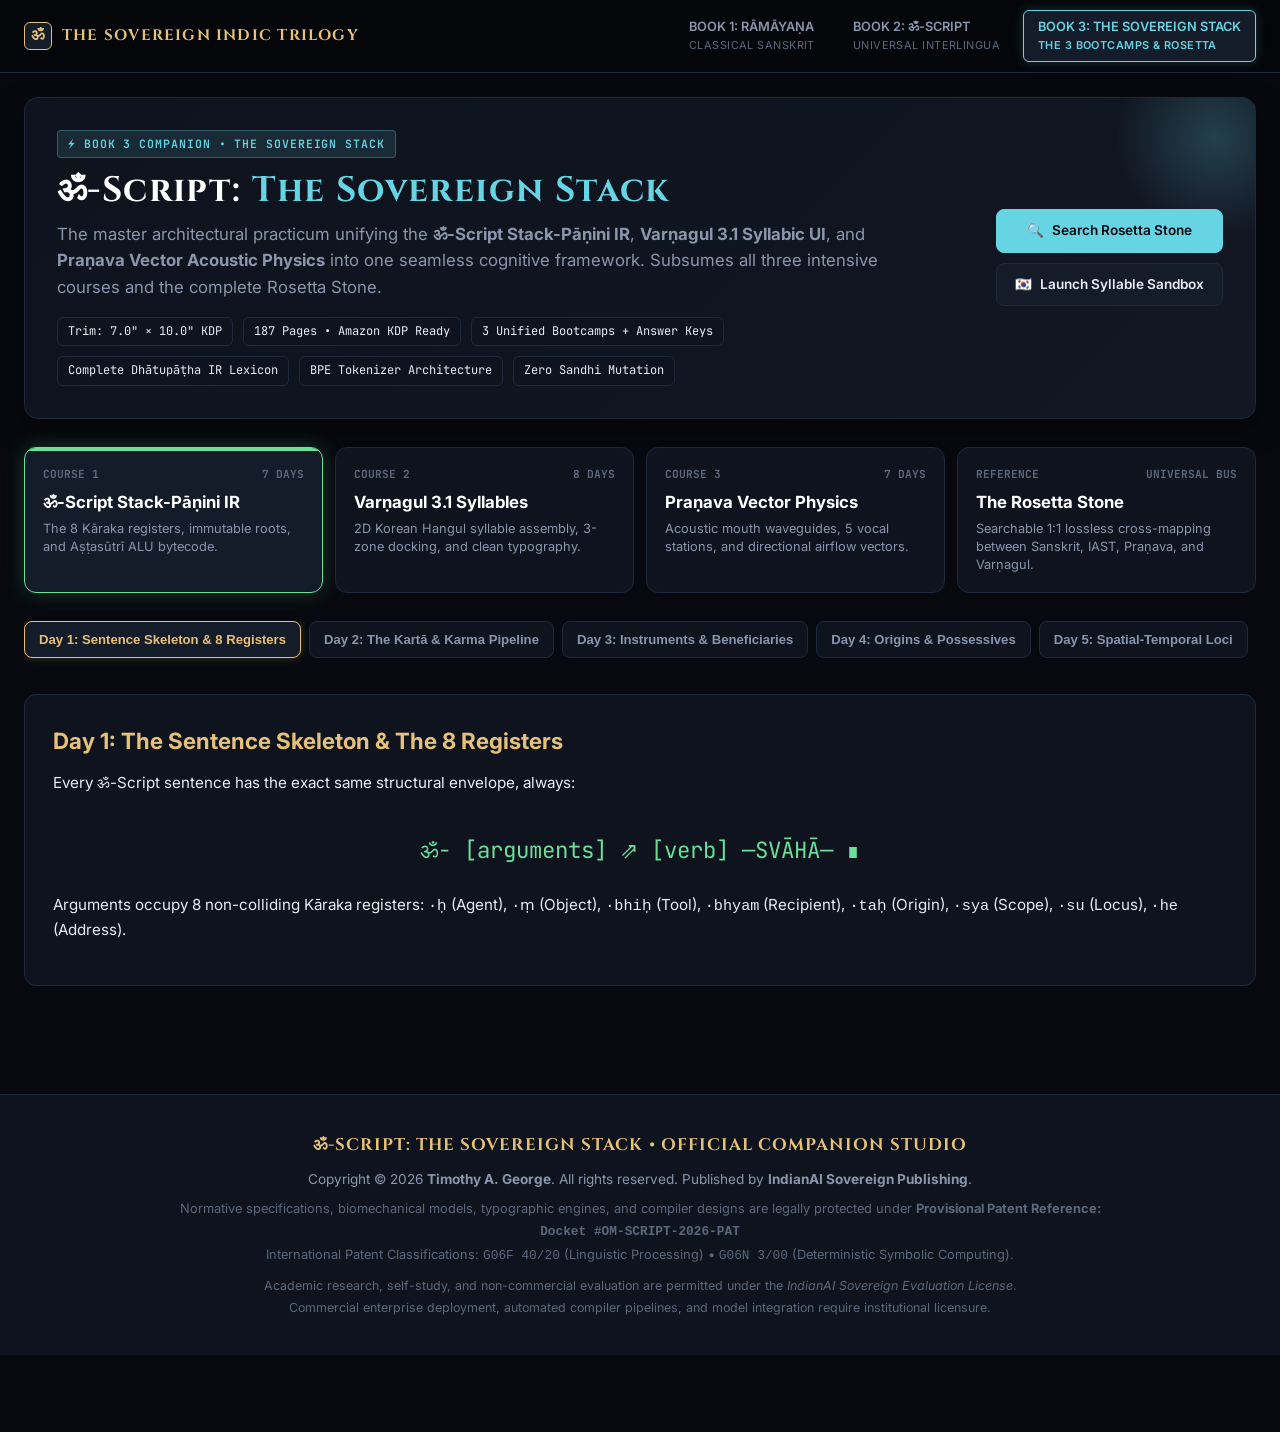
<file: book3_unleashed.html>
<!DOCTYPE html>
<html lang="en">
<head>
<meta charset="UTF-8">
<meta name="viewport" content="width=device-width, initial-scale=1.0">
<title>Book 3: ॐ-Script: The Sovereign Stack // Interactive Practicum & Rosetta Stone</title>
<meta name="description" content="Official Interactive Companion for Book 3: ॐ-Script: The Sovereign Stack. Complete interactive practicum for ॐ-Script IR, Varṇagul 3.1 Syllables, Praṇava Vector Physics, and the Master Rosetta Stone.">
<link rel="icon" type="image/svg+xml" href="data:image/svg+xml,<svg xmlns='http://www.w3.org/2000/svg' viewBox='0 0 100 100'><rect width='100' height='100' rx='20' fill='%230a0e17'/><text x='50%' y='68%' font-size='54' text-anchor='middle' fill='%2367d4e4' font-family='sans-serif' font-weight='bold'>⚡</text></svg>">
<link rel="preconnect" href="https://fonts.googleapis.com">
<link rel="preconnect" href="https://fonts.gstatic.com" crossorigin>
<link href="https://fonts.googleapis.com/css2?family=Cinzel:wght@600;700&family=Inter:wght@300;400;500;600;700&family=JetBrains+Mono:wght@400;500;600&family=Noto+Sans+KR:wght@400;500;700&family=Noto+Sans:wght@400;600&display=swap" rel="stylesheet">

<style>
:root {
  --bg: #07090e;
  --surface: #0e131d;
  --surface-alt: #141b29;
  --surface-hover: #1b2437;
  --border: #1f293d;
  --border-focus: #3b4d70;
  
  --gold: #e6c17a;
  --gold-glow: rgba(230, 193, 122, 0.22);
  --cyan: #67d4e4;
  --cyan-glow: rgba(103, 212, 228, 0.22);
  --rose: #e87a90;
  --rose-glow: rgba(232, 122, 144, 0.22);
  --green: #6be09b;
  --green-glow: rgba(107, 224, 155, 0.22);
  --purple: #b388ff;
  --purple-glow: rgba(179, 136, 255, 0.22);
  
  --text: #e8ecf4;
  --text-muted: #8a96ae;
  --text-dim: #5c687e;
  
  --font-main: 'Inter', -apple-system, sans-serif;
  --font-heading: 'Cinzel', serif;
  --font-mono: 'JetBrains Mono', monospace;
  --font-kr: 'Noto Sans KR', sans-serif;
  --font-skt: 'Noto Sans', 'Nirmala UI', sans-serif;
}

* { box-sizing: border-box; margin: 0; padding: 0; }
body {
  background: var(--bg);
  color: var(--text);
  font-family: var(--font-main);
  line-height: 1.6;
  padding-bottom: 80px;
}

/* ==========================================================================
   GLOBAL TRILOGY NAVIGATION BAR
   ========================================================================== */
.trilogy-ribbon {
  background: #040609;
  border-bottom: 1px solid var(--border);
  padding: 10px 24px;
  position: sticky;
  top: 0;
  z-index: 1000;
  backdrop-filter: blur(12px);
}
.trilogy-inner {
  max-width: 1400px;
  margin: 0 auto;
  display: flex;
  align-items: center;
  justify-content: space-between;
  gap: 16px;
  flex-wrap: wrap;
}
.trilogy-brand {
  display: flex;
  align-items: center;
  gap: 10px;
  font-family: var(--font-heading);
  color: var(--gold);
  font-size: 0.95rem;
  letter-spacing: 0.08em;
  font-weight: 700;
}
.trilogy-symbol {
  width: 28px;
  height: 28px;
  background: var(--surface-alt);
  border: 1px solid var(--gold);
  border-radius: 6px;
  display: grid;
  place-items: center;
  font-size: 1rem;
  color: var(--gold);
}
.trilogy-books {
  display: flex;
  align-items: center;
  gap: 8px;
  flex-wrap: wrap;
}
.trilogy-tab {
  display: flex;
  flex-direction: column;
  padding: 6px 14px;
  border-radius: 6px;
  background: transparent;
  border: 1px solid transparent;
  color: var(--text-muted);
  text-decoration: none;
  font-size: 0.8rem;
  font-weight: 600;
  transition: all 0.2s ease;
}
.trilogy-tab span.book-sub {
  font-size: 0.68rem;
  font-weight: 400;
  color: var(--text-dim);
  text-transform: uppercase;
  letter-spacing: 0.04em;
}
.trilogy-tab:hover {
  background: var(--surface);
  border-color: var(--border);
  color: var(--text);
}
.trilogy-tab.active {
  background: var(--surface-alt);
  border-color: var(--cyan);
  color: var(--cyan);
  box-shadow: 0 0 12px var(--cyan-glow);
}
.trilogy-tab.active span.book-sub {
  color: var(--cyan);
  font-weight: 600;
}

/* ==========================================================================
   APP CONTAINER & HERO
   ========================================================================== */
.container {
  max-width: 1400px;
  margin: 0 auto;
  padding: 24px;
}

.hero-banner {
  background: linear-gradient(135deg, rgba(14, 19, 29, 0.95) 0%, rgba(20, 27, 41, 0.8) 100%);
  border: 1px solid var(--border);
  border-radius: 14px;
  padding: 32px;
  margin-bottom: 28px;
  display: grid;
  grid-template-columns: 1fr auto;
  gap: 32px;
  align-items: center;
  box-shadow: 0 10px 30px rgba(0, 0, 0, 0.4);
  position: relative;
  overflow: hidden;
}
.hero-banner::before {
  content: "";
  position: absolute;
  top: -60px; right: -60px;
  width: 200px; height: 200px;
  background: radial-gradient(circle, var(--cyan-glow) 0%, transparent 70%);
  border-radius: 50%;
  pointer-events: none;
}
.hero-tag {
  display: inline-flex;
  align-items: center;
  gap: 6px;
  font-family: var(--font-mono);
  font-size: 0.72rem;
  font-weight: 600;
  text-transform: uppercase;
  letter-spacing: 0.08em;
  padding: 4px 10px;
  border-radius: 4px;
  background: rgba(103, 212, 228, 0.12);
  color: var(--cyan);
  border: 1px solid rgba(103, 212, 228, 0.3);
  margin-bottom: 12px;
}
.hero-title {
  font-family: var(--font-heading);
  font-size: 2.2rem;
  font-weight: 700;
  color: #fff;
  letter-spacing: 0.04em;
  line-height: 1.2;
  margin-bottom: 8px;
}
.hero-title em {
  font-style: normal;
  color: var(--cyan);
}
.hero-subtitle {
  color: var(--text-muted);
  font-size: 1.05rem;
  max-width: 850px;
  margin-bottom: 16px;
}
.hero-badges {
  display: flex;
  gap: 10px;
  flex-wrap: wrap;
}
.spec-chip {
  background: var(--surface);
  border: 1px solid var(--border);
  padding: 4px 10px;
  border-radius: 6px;
  font-family: var(--font-mono);
  font-size: 0.75rem;
  color: var(--text);
}
.hero-cta-cluster {
  display: flex;
  flex-direction: column;
  gap: 10px;
  min-width: 220px;
}
.btn {
  background: var(--surface-alt);
  color: var(--text);
  border: 1px solid var(--border);
  padding: 10px 18px;
  border-radius: 8px;
  font-size: 0.85rem;
  font-weight: 600;
  cursor: pointer;
  display: inline-flex;
  align-items: center;
  justify-content: center;
  gap: 8px;
  text-decoration: none;
  transition: all 0.2s ease;
}
.btn:hover {
  background: var(--surface-hover);
  border-color: var(--cyan);
  color: var(--cyan);
}
.btn-primary {
  background: var(--cyan);
  color: #07090e;
  border-color: var(--cyan);
}
.btn-primary:hover {
  background: #7ee0ee;
  color: #07090e;
  box-shadow: 0 0 16px var(--cyan-glow);
}

/* ==========================================================================
   MASTER COURSE NAVIGATION TABS (THE 3 COURSES + ROSETTA STONE)
   ========================================================================== */
.course-nav {
  display: grid;
  grid-template-columns: repeat(4, 1fr);
  gap: 12px;
  margin-bottom: 28px;
}
@media (max-width: 900px) {
  .course-nav { grid-template-columns: repeat(2, 1fr); }
  .hero-banner { grid-template-columns: 1fr; }
}
@media (max-width: 600px) {
  .course-nav { grid-template-columns: 1fr; }
}

.course-card-btn {
  background: var(--surface);
  border: 1px solid var(--border);
  border-radius: 12px;
  padding: 18px;
  cursor: pointer;
  text-align: left;
  transition: all 0.2s ease;
  position: relative;
  overflow: hidden;
}
.course-card-btn:hover {
  background: var(--surface-alt);
  border-color: var(--border-focus);
  transform: translateY(-2px);
}
.course-card-btn.active {
  background: var(--surface-alt);
  border-color: var(--active-accent, var(--cyan));
  box-shadow: 0 0 20px var(--active-glow, var(--cyan-glow));
}
.course-card-btn.active::after {
  content: "";
  position: absolute;
  top: 0; left: 0; right: 0;
  height: 3px;
  background: var(--active-accent, var(--cyan));
}
.course-card-btn.tab-c1 { --active-accent: var(--rose); --active-glow: var(--rose-glow); }
.course-card-btn.tab-c2 { --active-accent: var(--gold); --active-glow: var(--gold-glow); }
.course-card-btn.tab-c3 { --active-accent: var(--green); --active-glow: var(--green-glow); }
.course-card-btn.tab-c4 { --active-accent: var(--cyan); --active-glow: var(--cyan-glow); }

.course-top-pill {
  font-family: var(--font-mono);
  font-size: 0.7rem;
  font-weight: 700;
  text-transform: uppercase;
  color: var(--text-dim);
  margin-bottom: 6px;
  display: flex;
  justify-content: space-between;
}
.course-title {
  font-size: 1.05rem;
  font-weight: 700;
  color: #fff;
  margin-bottom: 4px;
}
.course-desc {
  font-size: 0.8rem;
  color: var(--text-muted);
  line-height: 1.4;
}

/* ==========================================================================
   COURSE CONTENT SECTIONS
   ========================================================================== */
.section-panel {
  display: none;
  animation: fadeIn 0.25s ease-in-out;
}
.section-panel.active {
  display: block;
}
@keyframes fadeIn {
  from { opacity: 0; transform: translateY(6px); }
  to { opacity: 1; transform: translateY(0); }
}

.day-strip {
  display: flex;
  gap: 8px;
  overflow-x: auto;
  padding-bottom: 12px;
  margin-bottom: 24px;
}
.day-btn {
  background: var(--surface);
  border: 1px solid var(--border);
  padding: 10px 14px;
  border-radius: 8px;
  color: var(--text-muted);
  font-size: 0.82rem;
  font-weight: 600;
  cursor: pointer;
  white-space: nowrap;
  transition: all 0.15s ease;
  display: flex;
  align-items: center;
  gap: 8px;
}
.day-btn:hover {
  background: var(--surface-alt);
  color: var(--text);
  border-color: var(--border-focus);
}
.day-btn.active {
  background: var(--surface-alt);
  border-color: var(--gold);
  color: var(--gold);
  box-shadow: 0 0 10px var(--gold-glow);
}

.lesson-card {
  background: var(--surface);
  border: 1px solid var(--border);
  border-radius: 12px;
  padding: 28px;
  margin-bottom: 24px;
}
.lesson-card h2 {
  font-size: 1.4rem;
  color: var(--gold);
  margin-bottom: 12px;
}
.lesson-card h3 {
  font-size: 1.1rem;
  color: var(--cyan);
  margin: 18px 0 8px 0;
}
.lesson-card p {
  color: var(--text);
  font-size: 0.95rem;
  margin-bottom: 14px;
  line-height: 1.6;
}

/* Vector Canvas / Interactive Stages */
.stage-grid {
  display: grid;
  grid-template-columns: 1fr 1fr;
  gap: 20px;
  margin: 20px 0;
}
@media (max-width: 800px) {
  .stage-grid { grid-template-columns: 1fr; }
}

.stage-box {
  background: #040609;
  border: 1px solid var(--border);
  border-radius: 10px;
  padding: 20px;
}
.stage-header {
  display: flex;
  justify-content: space-between;
  align-items: center;
  font-family: var(--font-mono);
  font-size: 0.75rem;
  color: var(--text-dim);
  text-transform: uppercase;
  margin-bottom: 12px;
  border-bottom: 1px solid var(--border);
  padding-bottom: 8px;
}
.vector-display {
  font-family: "Segoe UI Symbol", "Apple Symbols", monospace;
  font-size: 2.4rem;
  color: var(--rose);
  text-align: center;
  padding: 24px 0;
  letter-spacing: 4px;
}
.hangul-display {
  font-family: var(--font-kr);
  font-size: 2.8rem;
  color: var(--gold);
  text-align: center;
  padding: 20px 0;
}
.om-display {
  font-family: var(--font-mono);
  font-size: 1.4rem;
  color: var(--green);
  text-align: center;
  padding: 24px 0;
}

/* ==========================================================================
   SEARCHABLE ROSETTA STONE TABLE
   ========================================================================== */
.rosetta-toolbar {
  display: flex;
  gap: 16px;
  align-items: center;
  flex-wrap: wrap;
  margin-bottom: 20px;
  background: var(--surface);
  border: 1px solid var(--border);
  border-radius: 10px;
  padding: 14px 18px;
}
.search-input-wrap {
  flex: 1;
  min-width: 260px;
  position: relative;
}
.search-input-wrap input {
  width: 100%;
  background: #040609;
  border: 1px solid var(--border);
  color: #fff;
  padding: 10px 14px;
  border-radius: 8px;
  font-family: var(--font-main);
  font-size: 0.9rem;
  outline: none;
}
.search-input-wrap input:focus {
  border-color: var(--cyan);
}
.filter-chips {
  display: flex;
  gap: 8px;
  flex-wrap: wrap;
}
.chip-btn {
  background: #040609;
  border: 1px solid var(--border);
  color: var(--text-muted);
  padding: 6px 12px;
  border-radius: 6px;
  font-size: 0.75rem;
  font-weight: 600;
  cursor: pointer;
  transition: all 0.15s ease;
}
.chip-btn:hover {
  color: var(--text);
  border-color: var(--border-focus);
}
.chip-btn.active {
  background: var(--surface-alt);
  color: var(--cyan);
  border-color: var(--cyan);
}

.table-wrap {
  overflow-x: auto;
  border: 1px solid var(--border);
  border-radius: 10px;
  background: var(--surface);
}
.rosetta-table {
  width: 100%;
  border-collapse: collapse;
  font-size: 0.88rem;
  text-align: left;
}
.rosetta-table th {
  background: #05080e;
  color: var(--text-muted);
  font-family: var(--font-mono);
  font-size: 0.72rem;
  text-transform: uppercase;
  padding: 14px 16px;
  border-bottom: 1px solid var(--border);
}
.rosetta-table td {
  padding: 12px 16px;
  border-bottom: 1px solid rgba(31, 41, 61, 0.6);
  vertical-align: middle;
}
.rosetta-table tr:hover {
  background: var(--surface-hover);
}
.cell-deva { font-family: var(--font-skt); font-size: 1.15rem; color: #fff; font-weight: 600; }
.cell-iast { font-family: var(--font-mono); color: var(--gold); font-weight: 600; }
.cell-pranava { font-family: "Segoe UI Symbol", monospace; font-size: 1.15rem; color: var(--rose); font-weight: 700; }
.cell-varnagul { font-family: var(--font-kr); font-size: 1.25rem; color: var(--cyan); font-weight: 700; }
.cell-om { font-family: var(--font-mono); font-size: 0.82rem; color: var(--green); }
.cell-desc { font-size: 0.85rem; color: var(--text-muted); }

/* Interactive Syllable Docking Sandbox */
.docking-sandbox {
  background: #040609;
  border: 1px solid var(--border);
  border-radius: 12px;
  padding: 24px;
  margin: 20px 0;
}
.docking-controls {
  display: grid;
  grid-template-columns: repeat(3, 1fr);
  gap: 16px;
  margin-bottom: 20px;
}
.docking-col label {
  display: block;
  font-family: var(--font-mono);
  font-size: 0.72rem;
  color: var(--text-dim);
  text-transform: uppercase;
  margin-bottom: 8px;
}
.docking-col select {
  width: 100%;
  background: var(--surface);
  border: 1px solid var(--border);
  color: #fff;
  padding: 10px;
  border-radius: 6px;
  font-size: 0.9rem;
  outline: none;
}
.docking-col select:focus {
  border-color: var(--gold);
}
.docking-result-card {
  background: var(--surface);
  border: 1px solid var(--gold);
  border-radius: 10px;
  padding: 20px;
  text-align: center;
  box-shadow: 0 0 20px var(--gold-glow);
}
.docking-glyph {
  font-family: var(--font-kr);
  font-size: 3.5rem;
  color: var(--gold);
  font-weight: 700;
  line-height: 1.1;
}
.docking-formula {
  font-family: var(--font-mono);
  font-size: 0.82rem;
  color: var(--cyan);
  margin-top: 8px;
}
</style>
</head>

<body>

<!-- TRILOGY RIBBON -->
<nav class="trilogy-ribbon">
  <div class="trilogy-inner">
    <div class="trilogy-brand">
      <div class="trilogy-symbol">ॐ</div>
      <span>THE SOVEREIGN INDIC TRILOGY</span>
    </div>
    <div class="trilogy-books">
      <a href="index.html" class="trilogy-tab">
        <span>BOOK 1: RĀMĀYAṆA</span>
        <span class="book-sub">Classical Sanskrit</span>
      </a>
      <a href="book2_omscript.html" class="trilogy-tab">
        <span>BOOK 2: ॐ-SCRIPT</span>
        <span class="book-sub">Universal Interlingua</span>
      </a>
      <a href="book3_unleashed.html" class="trilogy-tab active">
        <span>BOOK 3: THE SOVEREIGN STACK</span>
        <span class="book-sub">The 3 Bootcamps & Rosetta</span>
      </a>
    </div>
  </div>
</nav>

<div class="container">

  <!-- HERO BANNER -->
  <header class="hero-banner">
    <div>
      <div class="hero-tag">⚡ BOOK 3 COMPANION &bull; THE SOVEREIGN STACK</div>
      <h1 class="hero-title">ॐ-Script: <em>The Sovereign Stack</em></h1>
      <p class="hero-subtitle">
        The master architectural practicum unifying the <strong>ॐ-Script Stack-Pāṇini IR</strong>, <strong>Varṇagul 3.1 Syllabic UI</strong>, and <strong>Praṇava Vector Acoustic Physics</strong> into one seamless cognitive framework. Subsumes all three intensive courses and the complete Rosetta Stone.
      </p>
      <div class="hero-badges">
        <span class="spec-chip">Trim: 7.0" &times; 10.0" KDP</span>
        <span class="spec-chip">187 Pages &bull; Amazon KDP Ready</span>
        <span class="spec-chip">3 Unified Bootcamps + Answer Keys</span>
        <span class="spec-chip">Complete Dhātupāṭha IR Lexicon</span>
        <span class="spec-chip">BPE Tokenizer Architecture</span>
        <span class="spec-chip">Zero Sandhi Mutation</span>
      </div>
    </div>
    <div class="hero-cta-cluster">
      <a href="#rosetta-tab" class="btn btn-primary" onclick="switchMainTab('rosetta')">
        <span>🔍</span> Search Rosetta Stone
      </a>
      <a href="#docking-anchor" class="btn" onclick="switchMainTab('c2'); setTimeout(() => document.getElementById('docking-anchor').scrollIntoView({behavior:'smooth'}), 100);">
        <span>🇰🇷</span> Launch Syllable Sandbox
      </a>
    </div>
  </header>

  <!-- 4 PRIMARY TABS (Aligned to Book 3 Sequence) -->
  <nav class="course-nav" aria-label="Course Sections">
    <div class="course-card-btn tab-c3 active" id="btn-tab-c3" onclick="switchMainTab('c3')">
      <div class="course-top-pill">
        <span>Course 1</span>
        <span>7 Days</span>
      </div>
      <div class="course-title">ॐ-Script Stack-Pāṇini IR</div>
      <div class="course-desc">The 8 Kāraka registers, immutable roots, and Aṣṭasūtrī ALU bytecode.</div>
    </div>

    <div class="course-card-btn tab-c2" id="btn-tab-c2" onclick="switchMainTab('c2')">
      <div class="course-top-pill">
        <span>Course 2</span>
        <span>8 Days</span>
      </div>
      <div class="course-title">Varṇagul 3.1 Syllables</div>
      <div class="course-desc">2D Korean Hangul syllable assembly, 3-zone docking, and clean typography.</div>
    </div>

    <div class="course-card-btn tab-c1" id="btn-tab-c1" onclick="switchMainTab('c1')">
      <div class="course-top-pill">
        <span>Course 3</span>
        <span>7 Days</span>
      </div>
      <div class="course-title">Praṇava Vector Physics</div>
      <div class="course-desc">Acoustic mouth waveguides, 5 vocal stations, and directional airflow vectors.</div>
    </div>

    <div class="course-card-btn tab-c4" id="btn-tab-rosetta" onclick="switchMainTab('rosetta')">
      <div class="course-top-pill">
        <span>Reference</span>
        <span>Universal Bus</span>
      </div>
      <div class="course-title">The Rosetta Stone</div>
      <div class="course-desc">Searchable 1:1 lossless cross-mapping between Sanskrit, IAST, Praṇava, and Varṇagul.</div>
    </div>
  </nav>

  <!-- ========================================================================
       COURSE 1: PRAṆAVA VECTOR PHYSICS (7 DAYS)
       ======================================================================== -->
  <section id="panel-c1" class="section-panel">
    <div class="day-strip">
      <button class="day-btn active" onclick="switchPranavaDay(1, this)">Day 1: The 5 Vocal Barriers</button>
      <button class="day-btn" onclick="switchPranavaDay(2, this)">Day 2: Airflow Vectors</button>
      <button class="day-btn" onclick="switchPranavaDay(3, this)">Day 3: Voicing & Aspiration</button>
      <button class="day-btn" onclick="switchPranavaDay(4, this)">Day 4: Friction & Sibilants</button>
      <button class="day-btn" onclick="switchPranavaDay(5, this)">Day 5: Nasal Resonators</button>
      <button class="day-btn" onclick="switchPranavaDay(6, this)">Day 6: Sandhi as Vector Math</button>
      <button class="day-btn" onclick="switchPranavaDay(7, this)">Day 7: Full Sentence Acoustics</button>
    </div>

    <div class="lesson-card" id="pranava-lesson-content">
      <!-- Injected by JS -->
    </div>
  </section>

  <!-- ========================================================================
       COURSE 2: VARṆAGUL 3.1 SYLLABIC BOOTCAMP (8 DAYS)
       ======================================================================== -->
  <section id="panel-c2" class="section-panel">
    <div class="day-strip">
      <button class="day-btn active" onclick="switchVarnagulDay(1, this)">Day 1: 5 Consonant Bases</button>
      <button class="day-btn" onclick="switchVarnagulDay(2, this)">Day 2: 4 Pure Vowels</button>
      <button class="day-btn" onclick="switchVarnagulDay(3, this)">Day 3: Syllable Assembly</button>
      <button class="day-btn" onclick="switchVarnagulDay(4, this)">Day 4: Aspiration & Voicing</button>
      <button class="day-btn" onclick="switchVarnagulDay(5, this)">Day 5: Semi-Vowels & Glides</button>
      <button class="day-btn" onclick="switchVarnagulDay(6, this)">Day 6: Friction & Sibilants</button>
      <button class="day-btn" onclick="switchVarnagulDay(7, this)">Day 7: Complex Clusters</button>
      <button class="day-btn" onclick="switchVarnagulDay(8, this)">Day 8: Full Sentences</button>
    </div>

    <div id="docking-anchor" class="docking-sandbox">
      <h3 style="color:var(--gold); font-size:1.15rem; margin-bottom:6px;">⚡ Interactive 3-Zone Syllable Docking Sandbox</h3>
      <p style="color:var(--text-muted); font-size:0.88rem; margin-bottom:16px;">
        Test how Pāṇinian Place × Effort dynamically compiles into standard Unicode Korean Hangul blocks without font modification.
      </p>

      <div class="docking-controls">
        <div class="docking-col">
          <label>Zone 1: Consonant Onset (L)</label>
          <select id="sel-onset" onchange="calcHangulSyllable()">
            <option value="0">ㄱ (Velar k)</option>
            <option value="1">ㄲ (Voiced Velar g)</option>
            <option value="2">ㄴ (Dental Nasal n)</option>
            <option value="3">ㄷ (Dental t)</option>
            <option value="4">ㄸ (Voiced Dental d)</option>
            <option value="5">ㄹ (Liquid r/l)</option>
            <option value="6">ㅁ (Labial Nasal m)</option>
            <option value="7">ㅂ (Labial p)</option>
            <option value="8">ㅃ (Voiced Labial b)</option>
            <option value="9">ㅅ (Palatal/Dental ś/s)</option>
            <option value="10">ㅆ (Retroflex ṣ)</option>
            <option value="11">ㅇ (Vowel Placeholder / Coda ṅ)</option>
            <option value="12">ㅈ (Palatal c)</option>
            <option value="13">ㅉ (Voiced Palatal j)</option>
            <option value="14">ㅊ (Aspirated Palatal ch)</option>
            <option value="15">ㅋ (Aspirated Velar kh)</option>
            <option value="16">ㅌ (Aspirated Dental th)</option>
            <option value="17">ㅍ (Aspirated Labial ph)</option>
            <option value="18">ㅎ (Acoustic Glottal h)</option>
          </select>
        </div>

        <div class="docking-col">
          <label>Zone 2: Vowel Rail (V)</label>
          <select id="sel-vowel" onchange="calcHangulSyllable()">
            <option value="0">ㅏ (Short a)</option>
            <option value="1">ㅐ (Dipthong ai / e)</option>
            <option value="2">ㅑ (Glide ya)</option>
            <option value="3">ㅒ (Glide yai)</option>
            <option value="4">ㅓ (Inherent Back Vowel)</option>
            <option value="5">ㅔ (Mid Vowel e)</option>
            <option value="8">ㅗ (Mid Back o)</option>
            <option value="13">ㅜ (High Back u)</option>
            <option value="18">ㅡ (Close Back ɯ / Vocalic ṛ)</option>
            <option value="20">ㅣ (High Front i)</option>
          </select>
        </div>

        <div class="docking-col">
          <label>Zone 3: Coda Floor (T)</label>
          <select id="sel-coda" onchange="calcHangulSyllable()">
            <option value="0">[None] Open Syllable</option>
            <option value="1">ㄱ (Dead Velar Stop -k)</option>
            <option value="4">ㄴ (Dental Nasal -n)</option>
            <option value="7">ㄷ (Dental Dead Stop -t)</option>
            <option value="8">ㄹ (Liquid Orbital -r)</option>
            <option value="16">ㅁ (Direct Object -ṃ / Accusative)</option>
            <option value="17">ㅂ (Labial Stop -p)</option>
            <option value="19">ㅅ (Sibilant Terminal -s)</option>
            <option value="21">ㅇ (Velar Nasal Resonator -ṅ)</option>
          </select>
        </div>
      </div>

      <div class="docking-result-card">
        <div class="docking-glyph" id="sandbox-glyph">가</div>
        <div class="docking-formula" id="sandbox-formula">Codepoint: U+AC00 (0xAC00) • Formula: 0xAC00 + (0 × 588) + (0 × 28) + 0</div>
      </div>
    </div>

    <div class="lesson-card" id="varnagul-lesson-content">
      <!-- Injected by JS -->
    </div>
  </section>

  <!-- ========================================================================
       COURSE 3: ॐ-SCRIPT STACK-PĀṆINI IR BOOTCAMP (7 DAYS)
       ======================================================================== -->
  <section id="panel-c3" class="section-panel active">
    <div class="day-strip">
      <button class="day-btn active" onclick="switchOmScriptDay(1, this)">Day 1: Sentence Skeleton & 8 Registers</button>
      <button class="day-btn" onclick="switchOmScriptDay(2, this)">Day 2: The Kartā & Karma Pipeline</button>
      <button class="day-btn" onclick="switchOmScriptDay(3, this)">Day 3: Instruments & Beneficiaries</button>
      <button class="day-btn" onclick="switchOmScriptDay(4, this)">Day 4: Origins & Possessives</button>
      <button class="day-btn" onclick="switchOmScriptDay(5, this)">Day 5: Spatial-Temporal Loci</button>
      <button class="day-btn" onclick="switchOmScriptDay(6, this)">Day 6: Upasarga 3D Modifiers</button>
      <button class="day-btn" onclick="switchOmScriptDay(7, this)">Day 7: Full Discourse & Parity</button>
    </div>

    <div class="lesson-card" id="omscript-lesson-content">
      <!-- Injected by JS -->
    </div>
  </section>

  <!-- ========================================================================
       REFERENCE: THE MASTER ROSETTA STONE
       ======================================================================== -->
  <section id="panel-rosetta" class="section-panel">
    <div class="rosetta-toolbar">
      <div class="search-input-wrap">
        <input type="text" id="rosettaSearch" placeholder="Type IAST, Sanskrit, Korean, meaning, or vector..." onkeyup="filterRosettaTable()">
      </div>
      <div class="filter-chips">
        <button class="chip-btn active" onclick="filterCategory('all', this)">All Layers</button>
        <button class="chip-btn" onclick="filterCategory('stops', this)">Consonant Stops</button>
        <button class="chip-btn" onclick="filterCategory('vowels', this)">Airflow Vowels</button>
        <button class="chip-btn" onclick="filterCategory('karakas', this)">8 Kāraka Registers</button>
        <button class="chip-btn" onclick="filterCategory('upasargas', this)">20 Upasargas</button>
        <button class="chip-btn" onclick="filterCategory('converters', this)">7 Stem Converters</button>
      </div>
    </div>

    <div class="table-wrap">
      <table class="rosetta-table" id="rosettaTable">
        <thead>
          <tr>
            <th style="width: 140px;">Class / Sthāna</th>
            <th style="width: 80px;">Devanāgarī</th>
            <th style="width: 90px;">IAST</th>
            <th style="width: 130px;">Praṇava Vector</th>
            <th style="width: 110px;">Varṇagul 3.1</th>
            <th style="width: 180px;">ॐ-Script Role / ALU</th>
            <th>Acoustic & Semantic Mapping</th>
          </tr>
        </thead>
        <tbody id="rosettaBody">
          <!-- Populated by JS -->
        </tbody>
      </table>
    </div>
  </section>

</div>

<script>
// ============================================================================
// MASTER ROSETTA STONE DATASET
// ============================================================================
const ROSETTA_DATA = [
  // Consonants
  { cat: "stops", place: "Velar Stop", deva: "क", iast: "k", pranava: "□", varnagul: "ㄱ", role: "Bare Radical Onset", desc: "Throat gate closure. Soft palate barrier." },
  { cat: "stops", place: "Velar Asp", deva: "ख", iast: "kh", pranava: "□'", varnagul: "ㅋ", role: "Aspirated Radical", desc: "Velar gate with turbulent breath burst." },
  { cat: "stops", place: "Velar Voiced", deva: "ग", iast: "g", pranava: "□•", varnagul: "ㄲ / Voiced ㄱ", role: "Voiced Radical", desc: "Vocal cord vibration behind soft palate." },
  { cat: "stops", place: "Velar V. Asp", deva: "घ", iast: "gh", pranava: "□•'", varnagul: "ㄲㅎ", role: "Heavy Radical", desc: "Voiced velar release with breath pulse." },
  { cat: "stops", place: "Velar Nasal", deva: "ङ", iast: "ṅ", pranava: "□~", varnagul: "ㅇ (Coda)", role: "Nasal Terminal", desc: "Velar gate closed, airflow routed to nasal cavity." },

  { cat: "stops", place: "Palatal Stop", deva: "च", iast: "c", pranava: "△", varnagul: "ㅈ", role: "Bare Radical Onset", desc: "Tongue blade flat against hard roof." },
  { cat: "stops", place: "Palatal Asp", deva: "छ", iast: "ch", pranava: "△'", varnagul: "ㅊ", role: "Aspirated Radical", desc: "Palatal seal released with air burst." },
  { cat: "stops", place: "Palatal Voiced", deva: "ज", iast: "j", pranava: "△•", varnagul: "ㅉ / Voiced ㅈ", role: "Voiced Radical", desc: "Voiced tone at hard palate." },
  { cat: "stops", place: "Palatal V. Asp", deva: "झ", iast: "jh", pranava: "△•'", varnagul: "ㅉㅎ", role: "Heavy Radical", desc: "Voiced palatal stop with aspirate surge." },
  { cat: "stops", place: "Palatal Nasal", deva: "ञ", iast: "ñ", pranava: "△~", varnagul: "ㄵ / Nasal ㅈ", role: "Palatal Resonator", desc: "Palatal closure with nasal resonance." },

  { cat: "stops", place: "Retroflex Stop", deva: "ट", iast: "ṭ", pranava: "⌒", varnagul: "ㅌ (Stiff)", role: "Stiff Radical", desc: "Tongue tip curled backward, striking roof ridge." },
  { cat: "stops", place: "Retroflex Asp", deva: "ठ", iast: "ṭh", pranava: "⌒'", varnagul: "ㅌ+", role: "Aspirated Stiff", desc: "Retroflex roof strike with air release." },
  { cat: "stops", place: "Retroflex Voiced", deva: "ड", iast: "ḍ", pranava: "⌒•", varnagul: "ㄸ (Stiff)", role: "Voiced Stiff", desc: "Voiced retroflex strike." },
  { cat: "stops", place: "Retroflex V. Asp", deva: "ढ", iast: "ḍh", pranava: "⌒•'", varnagul: "ㄸㅎ", role: "Heavy Stiff", desc: "Voiced retroflex strike with breath burst." },
  { cat: "stops", place: "Retroflex Nasal", deva: "ण", iast: "ṇ", pranava: "⌒~", varnagul: "ㄴ (Retroflex)", role: "Nasal Terminal", desc: "Curled roof seal with nasal resonance." },

  { cat: "stops", place: "Dental Stop", deva: "त", iast: "t", pranava: "│", varnagul: "ㄷ", role: "Bare Radical Onset", desc: "Tongue blade pressed flat against front teeth." },
  { cat: "stops", place: "Dental Asp", deva: "थ", iast: "th", pranava: "│'", varnagul: "ㅌ", role: "Aspirated Radical", desc: "Dental barrier with strong air friction." },
  { cat: "stops", place: "Dental Voiced", deva: "द", iast: "d", pranava: "│•", varnagul: "ㄸ / Voiced ㄷ", role: "Voiced Radical", desc: "Vocal cords active at teeth contact." },
  { cat: "stops", place: "Dental V. Asp", deva: "ध", iast: "dh", pranava: "│•'", varnagul: "ㄸㅎ", role: "Heavy Radical", desc: "Voiced dental release with breath surge." },
  { cat: "stops", place: "Dental Nasal", deva: "न", iast: "n", pranava: "│~", varnagul: "ㄴ", role: "Dental Terminal", desc: "Teeth contact maintained with nasal flow." },

  { cat: "stops", place: "Labial Stop", deva: "प", iast: "p", pranava: "○", varnagul: "ㅂ", role: "Bare Radical Onset", desc: "Complete bilateral lip closure." },
  { cat: "stops", place: "Labial Asp", deva: "फ", iast: "ph", pranava: "○'", varnagul: "ㅍ", role: "Aspirated Radical", desc: "Lip seal burst with puff of air." },
  { cat: "stops", place: "Labial Voiced", deva: "ब", iast: "b", pranava: "○•", varnagul: "ㅃ / Voiced ㅂ", role: "Voiced Radical", desc: "Voiced resonance inside sealed lips." },
  { cat: "stops", place: "Labial V. Asp", deva: "भ", iast: "bh", pranava: "○•'", varnagul: "ㅃㅎ", role: "Heavy Radical", desc: "Voiced lip burst with strong aspirate." },
  { cat: "stops", place: "Labial Nasal", deva: "म", iast: "m", pranava: "○~", varnagul: "ㅁ", role: "Universal Terminal", desc: "Lips closed, sound ringing through skull." },

  // Vowels
  { cat: "vowels", place: "Forward Airflow", deva: "अ", iast: "a", pranava: "→", varnagul: "ㅏ", role: "Pure Airflow", desc: "Open neutral throat channel. Base vector." },
  { cat: "vowels", place: "Extended Airflow", deva: "आ", iast: "ā", pranava: "↠", varnagul: "ㅏㅏ", role: "Doubled Forward", desc: "2 mātrā sustained open airflow." },
  { cat: "vowels", place: "Palatal Lift", deva: "इ", iast: "i", pranava: "↑", varnagul: "ㅣ", role: "Vertical Ascent", desc: "Tongue rises toward hard palate." },
  { cat: "vowels", place: "Extended Lift", deva: "ई", iast: "ī", pranava: "⇈", varnagul: "ㅣㅣ", role: "Doubled Ascent", desc: "2 mātrā sustained palatal lift." },
  { cat: "vowels", place: "Labial Drop", deva: "उ", iast: "u", pranava: "↓", varnagul: "ㅜ", role: "Vertical Descent", desc: "Lips purse, tongue root drops." },
  { cat: "vowels", place: "Extended Drop", deva: "ऊ", iast: "ū", pranava: "⇊", varnagul: "ㅜㅜ", role: "Doubled Descent", desc: "2 mātrā sustained labial drop." },
  { cat: "vowels", place: "Vector Fusion", deva: "ए", iast: "e", pranava: "↗ (→ + ↑)", varnagul: "ㅔ / ㅐ", role: "Ascending Diagonal", desc: "Guṇa fusion: Forward airflow (a) + Palatal lift (i)." },
  { cat: "vowels", place: "Vector Fusion", deva: "ओ", iast: "o", pranava: "↘ (→ + ↓)", varnagul: "ㅗ", role: "Descending Diagonal", desc: "Guṇa fusion: Forward airflow (a) + Labial drop (u)." },

  // Kārakas
  { cat: "karakas", place: "REG 1 (Kartā)", deva: "ः", iast: "·ḥ", pranava: "·⊃", varnagul: "ঃ", role: "Subject Register", desc: "Primary Autonomous Agent / Obligor." },
  { cat: "karakas", place: "REG 2 (Karma)", deva: "ं", iast: "·ṃ", pranava: "·~", varnagul: "ㅁ (Batchim)", role: "Object Register", desc: "Direct Patient / Target State." },
  { cat: "karakas", place: "REG 3 (Karaṇa)", deva: "भिः", iast: "·bhiḥ", pranava: "○•'·~ │~", varnagul: "비ঃ", role: "Instrument Register", desc: "Operational Means / Tool / Protocol." },
  { cat: "karakas", place: "REG 4 (Sampradāna)", deva: "भ्यम्", iast: "·bhyam", pranava: "○•' △≈ ○~", varnagul: "뱜", role: "Recipient Register", desc: "Beneficiary / Indemnified Party." },
  { cat: "karakas", place: "REG 5 (Apādāna)", deva: "तः", iast: "·taḥ", pranava: "│ → ·⊃", varnagul: "따ঃ", role: "Origin Register", desc: "Source Point / Precondition / Jurisdiction." },
  { cat: "karakas", place: "REG 6 (Sambandha)", deva: "स्य", iast: "·sya", pranava: "│/ △≈ →", varnagul: "샤", role: "Possessor Register", desc: "Scope Pointer / Ownership / Boundary." },
  { cat: "karakas", place: "REG 7 (Adhikaraṇa)", deva: "सु", iast: "·su", pranava: "│/ ↓", varnagul: "수", role: "Locus Register", desc: "Execution Time-Window / Forum / Spatial Locus." },
  { cat: "karakas", place: "REG 8 (Sambodhana)", deva: "हे", iast: "·he", pranava: "□/ ↗", varnagul: "헤", role: "Vocative Register", desc: "System Interrupt / Direct Address." },

  // Upasargas
  { cat: "upasargas", place: "Prefix (+1, 0, 0)", deva: "प्र", iast: "pra-", pranava: "○ → ⌒↺", varnagul: "프라", role: "Forward Vector", desc: "Forward, outward, intensive progression." },
  { cat: "upasargas", place: "Prefix (-1, 0, 0)", deva: "परा", iast: "parā-", pranava: "○ → ⌒↺ ↠", varnagul: "파라", role: "Inverted Vector", desc: "Backward, repudiation, away." },
  { cat: "upasargas", place: "Prefix (0, -1, 0)", deva: "अप", iast: "apa-", pranava: "→ ○ →", varnagul: "아파", role: "Detrimental Vector", desc: "Away, down, off, diversion." },
  { cat: "upasargas", place: "Prefix (converge)", deva: "सम्", iast: "sam-", pranava: "│/ → ○~", varnagul: "삼", role: "Unified Integration", desc: "Together, completely, unified." },
  { cat: "upasargas", place: "Prefix (parallel)", deva: "अनु", iast: "anu-", pranava: "→ │~ ↓", varnagul: "아누", role: "Sequential Flow", desc: "Following after, along, in sequence." },
  { cat: "upasargas", place: "Prefix (0, 0, -1)", deva: "अव", iast: "ava-", pranava: "→ ○≈ →", varnagul: "아와", role: "Descending Depth", desc: "Downward, comprehending deep." },
  { cat: "upasargas", place: "Prefix (invert)", deva: "आ", iast: "ā-", pranava: "↠", varnagul: "아", role: "Speaker Return", desc: "Toward speaker, arrival, return." },
  { cat: "upasargas", place: "Prefix (0, 0, +1)", deva: "अधि", iast: "adhi-", pranava: "→ │•' ↑", varnagul: "아디", role: "Superior Authority", desc: "Above, presiding over, mastering." },

  // Converters
  { cat: "converters", place: "Kṛt Suffix", deva: "-अन", iast: "-ana", pranava: "→ │~ →", varnagul: "-아나", role: "Abstract Noun", desc: "The act or process of the root (jñā-ana → jñāna)." },
  { cat: "converters", place: "Kṛt Suffix", deva: "-तृ", iast: "-tṛ", pranava: "│ ㅡ", varnagul: "-트르", role: "Agentive Actor", desc: "The person/entity executing the root (jñā-tṛ → jñātṛ)." },
  { cat: "converters", place: "Kṛt Suffix", deva: "-य", iast: "-ya", pranava: "△≈ →", varnagul: "-야", role: "Gerundive Duty", desc: "That which must/should be done (jñā-ya → jñeya)." },
  { cat: "converters", place: "Taddhita Suffix", deva: "-इन्", iast: "-in", pranava: "↑ │~", varnagul: "-인", role: "Possessor State", desc: "One possessing the quality (jñāna-in → jñānin)." },
  { cat: "converters", place: "Taddhita Suffix", deva: "-त्व", iast: "-tva", pranava: "│ ○≈ →", varnagul: "-뜨와", role: "Essential '-ness'", desc: "State of being / abstract essence (amṛta-tva)." }
];

// ============================================================================
// LESSON CONTENT PROVIDERS
// ============================================================================
const PRANAVA_DAYS = [
  {
    day: 1,
    title: "Day 1: The 5 Vocal Barriers (Physical Geometry)",
    content: `
      <p>In traditional alphabets, letters are arbitrary historical glyphs. In Praṇava, a consonant is purely an <strong>anatomical mouth barrier</strong>. Pāṇini discovered that the human vocal tract has exactly 5 physical stations:</p>
      <div class="stage-grid">
        <div class="stage-box">
          <div class="stage-header"><span>Station</span><span>Geometry & Station</span></div>
          <p><strong>1. Throat (Kaṇṭhya):</strong> <code>□</code> — Soft palate barrier.</p>
          <p><strong>2. Roof (Tālavya):</strong> <code>△</code> — Tongue flat against hard roof.</p>
          <p><strong>3. Dome (Mūrdhanya):</strong> <code>⌒</code> — Tongue curled to dome ridge.</p>
          <p><strong>4. Teeth (Dantya):</strong> <code>│</code> — Tongue tip against front teeth.</p>
          <p><strong>5. Lips (Oṣṭhya):</strong> <code>○</code> — Bilateral lip closure.</p>
        </div>
        <div class="stage-box">
          <div class="stage-header"><span>Acoustic Stage</span><span>Pure Station Symbols</span></div>
          <div class="vector-display">□ △ ⌒ │ ○</div>
          <p style="text-align:center; font-size:0.85rem; color:var(--text-muted);">
            No inherent vowel. These are pure physical gates.
          </p>
        </div>
      </div>
    `
  },
  {
    day: 2,
    title: "Day 2: Airflow Vectors (Vowels as Dynamics)",
    content: `
      <p>Vowels in Praṇava are not static letters; they are <strong>directional airflow trajectories</strong> that flow through the physical consonant barriers:</p>
      <div class="stage-grid">
        <div class="stage-box">
          <div class="stage-header"><span>Direction</span><span>Vector & Meaning</span></div>
          <p><strong>Forward Airflow (a):</strong> <code>→</code> Neutral throat channel.</p>
          <p><strong>Palatal Lift (i):</strong> <code>↑</code> Tongue rises to ceiling.</p>
          <p><strong>Labial Drop (u):</strong> <code>↓</code> Tongue drops, lips purse.</p>
          <p><strong>Ascending Fusion (e):</strong> <code>↗</code> Vector addition: <code>→ + ↑ = ↗</code>.</p>
          <p><strong>Descending Fusion (o):</strong> <code>↘</code> Vector addition: <code>→ + ↓ = ↘</code>.</p>
        </div>
        <div class="stage-box">
          <div class="stage-header"><span>Visual Dynamics</span><span>Syllable Physics</span></div>
          <div class="vector-display">│ → &bull; │ ↑ &bull; │ ↓</div>
          <p style="text-align:center; font-size:0.85rem; color:var(--text-muted);">
            Dental Barrier (│) + Forward (→) = <strong>ta</strong><br>
            Dental Barrier (│) + Lift (↑) = <strong>ti</strong><br>
            Dental Barrier (│) + Drop (↓) = <strong>tu</strong>
          </p>
        </div>
      </div>
    `
  },
  {
    day: 3,
    title: "Day 3: Voicing & Aspiration (Effort Modifiers)",
    content: `
      <p>To modulate a barrier, Praṇava uses two mechanical ticks derived from physical vocal dynamics:</p>
      <ul>
        <li><strong>Aspiration Tick (<code>'</code>):</strong> Release of turbulent unvoiced breath. <code>□'</code> = kh.</li>
        <li><strong>Voicing Node (<code>•</code>):</strong> Vocal fold vibration at the barrier. <code>□•</code> = g.</li>
        <li><strong>Heavy Voiced Aspirate (<code>•'</code>):</strong> Simultaneous vibration and breath surge. <code>□•'</code> = gh.</li>
      </ul>
      <div class="stage-box" style="margin-top:16px;">
        <div class="stage-header"><span>Symmetrical Progression across Kaṇṭhya</span><span>The Velar Row</span></div>
        <div class="vector-display">□ → &nbsp; □' → &nbsp; □• → &nbsp; □•' → &nbsp; □~ →</div>
        <p style="text-align:center; font-size:0.9rem; color:var(--text-muted);">
          <strong>ka &bull; kha &bull; ga &bull; gha &bull; ṅa</strong> — Built from pure geometric logic.
        </p>
      </div>
    `
  },
  {
    day: 4,
    title: "Day 4: Friction & Sibilants (Flow Restrictions)",
    content: `
      <p>Sibilants are continuous airflow forced through a constricted channel rather than a full closure. Represented by a diagonal friction slash <code>/</code> across the station shape:</p>
      <div class="stage-grid">
        <div class="stage-box">
          <p><strong>Palatal Sibilant (ś):</strong> <code>△/</code> — Soft palate friction.</p>
          <p><strong>Retroflex Sibilant (ṣ):</strong> <code>⌒/</code> — Tongue dome friction.</p>
          <p><strong>Dental Sibilant (s):</strong> <code>│/</code> — Tongue against teeth ridge friction.</p>
          <p><strong>Glottal Aspirate (h):</strong> <code>□/</code> — Open glottis friction.</p>
        </div>
        <div class="stage-box">
          <div class="vector-display">△/ &nbsp; ⌒/ &nbsp; │/ &nbsp; □/</div>
          <p style="text-align:center; font-size:0.85rem; color:var(--text-muted);">
            Four distinct physical points of sound turbulence.
          </p>
        </div>
      </div>
    `
  },
  {
    day: 5,
    title: "Day 5: Nasal Resonators (The Resonant Tilde)",
    content: `
      <p>When the velic flap lowers, airflow resonates through the nasal cavities. Represented by the wave resonator <code>~</code> attached to any barrier:</p>
      <div class="stage-grid">
        <div class="stage-box">
          <p><code>□~</code> = <strong>ṅ</strong> (Velar Nasal)</p>
          <p><code>△~</code> = <strong>ñ</strong> (Palatal Nasal)</p>
          <p><code>⌒~</code> = <strong>ṇ</strong> (Retroflex Nasal)</p>
          <p><code>│~</code> = <strong>n</strong> (Dental Nasal)</p>
          <p><code>○~</code> = <strong>m</strong> (Labial Nasal)</p>
        </div>
        <div class="stage-box">
          <div class="vector-display">□~ &nbsp; △~ &nbsp; ⌒~ &nbsp; │~ &nbsp; ○~</div>
          <p style="text-align:center; font-size:0.85rem; color:var(--text-muted);">
            Five distinct resonators matching the 5 Sthānas.
          </p>
        </div>
      </div>
    `
  },
  {
    day: 6,
    title: "Day 6: Sandhi as 2D Vector Collision",
    content: `
      <p>In traditional philology grammars, Sandhi requires memorizing dozens of arbitrary vowel shift tables. In Praṇava, Sandhi is simple <strong>2D vector addition</strong>:</p>
      <div class="stage-box">
        <div class="stage-header"><span>Vector Addition Law</span><span>Zero Ambiguity</span></div>
        <div class="vector-display">→ &nbsp; + &nbsp; ↑ &nbsp; = &nbsp; ↗</div>
        <p style="text-align:center; font-size:1rem; color:#fff;">
          <strong>a (Forward →) + i (Lift ↑) = e (Diagonal ↗)</strong>
        </p>
        <div class="vector-display" style="margin-top:10px;">→ &nbsp; + &nbsp; ↓ &nbsp; = &nbsp; ↘</div>
        <p style="text-align:center; font-size:1rem; color:#fff;">
          <strong>a (Forward →) + u (Drop ↓) = o (Diagonal ↘)</strong>
        </p>
      </div>
    `
  },
  {
    day: 7,
    title: "Day 7: Full Sentence Acoustics (The Rāmāyaṇa Verse)",
    content: `
      <p>Read an entire classical line rendered into Praṇava physical sound vectors:</p>
      <div class="stage-box">
        <div class="stage-header"><span>Rāma Stuti</span><span>Vector Score</span></div>
        <div class="vector-display" style="font-size:1.8rem; line-height:1.8;">
          ⌒↺↠ ○~ • │ → • □•'│ → • ○~ • │ → ⊃
        </div>
        <p style="text-align:center; font-size:1.05rem; color:var(--gold); margin-top:10px;">
          <strong>rā · ma · m &nbsp;&bull;&nbsp; ta · tha · gha · ta · m &nbsp;&bull;&nbsp; ta · ḥ</strong>
        </p>
        <p style="text-align:center; font-size:0.85rem; color:var(--text-muted); margin-top:4px;">
          Every character tells your articulatory apparatus exactly where to place your tongue and lips.
        </p>
      </div>
    `
  }
];

const VARNAGUL_DAYS = [
  {
    day: 1,
    title: "Day 1: The 5 Consonant Bases (ㄱ, ㅈ, ㄷ, ㅂ, ㅅ)",
    content: `
      <p>Varṇagul translates Pāṇini's 5 mouth stations into typable, Unicode-native Korean Hangul radicals:</p>
      <ul>
        <li><strong>ㄱ (Velar):</strong> Root of the tongue blocking the throat (k).</li>
        <li><strong>ㅈ (Palatal):</strong> Crown of the tongue hitting the roof (c).</li>
        <li><strong>ㄷ (Dental):</strong> Tongue tip resting against front teeth (t).</li>
        <li><strong>ㅂ (Labial):</strong> Bilateral lips pressed together (p).</li>
        <li><strong>ㅅ (Sibilant):</strong> Front teeth friction funnel (s).</li>
      </ul>
    `
  },
  {
    day: 2,
    title: "Day 2: The 4 Pure Vowel Rails (ㅏ, ㅓ, ㅗ, ㅜ, ㅣ)",
    content: `
      <p>Sanskrit vowels map into Hangul vertical and horizontal vowel rails:</p>
      <p><strong>ㅏ</strong> = short a &bull; <strong>ㅣ</strong> = short i &bull; <strong>ㅜ</strong> = short u &bull; <strong>ㅗ</strong> = short o &bull; <strong>ㅔ / ㅐ</strong> = e / ai</p>
      <p>Because Korean Hangul is built on standard Unicode (U+AC00 - U+D7A3), these assemble automatically on any smartphone or browser!</p>
    `
  },
  {
    day: 3,
    title: "Day 3: Syllable Assembly (Block = Morpheme)",
    content: `
      <p>In English, letters string out horizontally. In Varṇagul, sounds stack into 2D syllabic bounding boxes:</p>
      <p><strong>ㄱ (k) + ㅏ (a) = 가 (ka)</strong></p>
      <p><strong>ㄱ (k) + ㅏ (a) + ㅁ (m) = 감 (kam)</strong></p>
      <p>The syllable block visually encapsulates the morpheme, preventing words from bleeding into each other.</p>
    `
  },
  {
    day: 4,
    title: "Day 4: Aspiration & Voicing in Hangul",
    content: `
      <p>Aspirates add a cross-stroke in Hangul just like in Pāṇini: <code>ㄱ (k) &rarr; ㅋ (kh)</code>, <code>ㄷ (t) &rarr; ㅌ (th)</code>, <code>ㅂ (p) &rarr; ㅍ (ph)</code>.</p>
      <p>Voicing uses the tensified or voiced variant: <code>ㄲ (g)</code>, <code>ㄸ (d)</code>, <code>ㅃ (b)</code>.</p>
    `
  },
  {
    day: 5,
    title: "Day 5: Semi-Vowels & Glides (야, 여, 와, 워)",
    content: `
      <p>Sanskrit semivowels <em>y</em> and <em>v</em> map cleanly to Hangul glide rails:</p>
      <p><code>y + a = 야 (ya)</code> &bull; <code>v + a = 와 (va)</code> &bull; <code>v + i = 위 (vi)</code>.</p>
    `
  },
  {
    day: 6,
    title: "Day 6: Sibilant Tiers (ś, ṣ, s)",
    content: `
      <p>The 3 Sanskrit sibilants are clearly distinguished in Varṇagul:</p>
      <p><strong>Palatal ś:</strong> <code>ㅅ</code> (Palatalized soft sibilant)</p>
      <p><strong>Retroflex ṣ:</strong> <code>ㅆ</code> (Hard dome sibilant)</p>
      <p><strong>Dental s:</strong> <code>ㅅ</code> (Universal dental sibilant with central dot)</p>
    `
  },
  {
    day: 7,
    title: "Day 7: Complex Clusters & Batchim Floor",
    content: `
      <p>Consonant clusters stack the first consonant as an onset, and the final consonant as the Batchim floor:</p>
      <p><strong>rakt (blood):</strong> <code>랔</code> (rak) + <code>트</code> (t) = <strong>랔트</strong>.</p>
    `
  },
  {
    day: 8,
    title: "Day 8: Full Sentence Reading",
    content: `
      <p>Read an entire line of ॐ-Script in Varṇagul 3.1:</p>
      <div class="hangul-display">슈라ঃ 자갇-ㅁ ॐ 랔스아디 〔솨하〕 ॥</div>
      <p style="text-align:center; font-family:var(--font-mono); color:var(--cyan);">
        ATHA śūra·ḥ jagat·ṃ OM rakṣ·a·ti SVĀHĀ ||
      </p>
      <p style="text-align:center; color:var(--text-muted); font-size:0.9rem; margin-top:6px;">
        "Now, the hero protects the world. Done!"
      </p>
    `
  }
];

const OMSCRIPT_DAYS = [
  {
    day: 1,
    title: "Day 1: The Sentence Skeleton & The 8 Registers",
    content: `
      <p>Every ॐ-Script sentence has the exact same structural envelope, always:</p>
      <div class="om-display">ॐ- [arguments] ⇗ [verb] —SVĀHĀ— ∎</div>
      <p>Arguments occupy 8 non-colliding Kāraka registers: <code>·ḥ</code> (Agent), <code>·ṃ</code> (Object), <code>·bhiḥ</code> (Tool), <code>·bhyam</code> (Recipient), <code>·taḥ</code> (Origin), <code>·sya</code> (Scope), <code>·su</code> (Locus), <code>·he</code> (Address).</p>
    `
  },
  {
    day: 2,
    title: "Day 2: The Kartā & Karma Pipeline (Subject & Object)",
    content: `
      <p>In English, word order dictates meaning: "Dog bites man" vs "Man bites dog." If word order slips, liability inverts.</p>
      <p>In ॐ-Script, agency is bound directly to the stem by atomic clitics:</p>
      <p><code>nara·ḥ</code> = The Man (Subject / Agent)</p>
      <p><code>gaja·ṃ</code> = The Elephant (Object / Patient)</p>
      <p>You can shuffle them in any order: <code>nara·ḥ gaja·ṃ</code> or <code>gaja·ṃ nara·ḥ</code>. The meaning is 100% invariant.</p>
    `
  },
  {
    day: 3,
    title: "Day 3: Instruments & Beneficiaries (Karaṇa & Sampradāna)",
    content: `
      <p><strong>REG 3 (·bhiḥ):</strong> The operational tool or instrument.</p>
      <p><code>aśva·bhiḥ</code> = By means of horses &bull; <code>asi·bhiḥ</code> = By means of a sword.</p>
      <p><strong>REG 4 (·bhyam):</strong> The beneficiary or recipient.</p>
      <p><code>mitra·bhyam</code> = For the friend &bull; <code>deva·bhyam</code> = For the divine.</p>
    `
  },
  {
    day: 4,
    title: "Day 4: Origins & Possessives (Apādāna & Sambandha)",
    content: `
      <p><strong>REG 5 (·taḥ):</strong> The origin, source, or cause of motion.</p>
      <p><code>giri·taḥ</code> = From the mountain &bull; <code>nagara·taḥ</code> = From the city.</p>
      <p><strong>REG 6 (·sya):</strong> The possessor, boundary, or scope pointer.</p>
      <p><code>rājā·sya</code> = Of the king &bull; <code>kośa·sya</code> = Of the treasury.</p>
    `
  },
  {
    day: 5,
    title: "Day 5: Spatial-Temporal Loci (Adhikaraṇa)",
    content: `
      <p><strong>REG 7 (·su):</strong> The execution venue, temporal window, or forum.</p>
      <p><code>yuddha·su</code> = In the battle &bull; <code>vana·su</code> = In the forest &bull; <code>dina·su</code> = In the day.</p>
    `
  },
  {
    day: 6,
    title: "Day 6: Upasarga 3D Vector Modifiers",
    content: `
      <p>Verbal roots never mutate in ॐ-Script. To change direction, stack one of the 20 universal Upasargas:</p>
      <p><code>gam</code> = to go</p>
      <p><code>pra-gam</code> = advance (+1 forward) &bull; <code>ā-gam</code> = arrive (invert return) &bull; <code>sam-gam</code> = congregate (converge).</p>
    `
  },
  {
    day: 7,
    title: "Day 7: Full Discourse & Mathematical Parity",
    content: `
      <p>Congratulations! You have mastered the complete ॐ-Script IR. Build a complete multi-clause sentence:</p>
      <div class="om-display">ॐ- rāma·ḥ vana·taḥ gaja·bhiḥ nagara·su ⇗ ā-gam —SVĀHĀ— ∎</div>
      <p style="text-align:center; color:var(--text-muted);">
        "Rāma (R1), from the forest (R5), by means of elephants (R3), into the city (R7), arrives! Done."
      </p>
    `
  }
];

// ============================================================================
// UI LOGIC & CONTROLLERS
// ============================================================================
function switchMainTab(tabId) {
  document.querySelectorAll('.course-card-btn').forEach(b => b.classList.remove('active'));
  document.querySelectorAll('.section-panel').forEach(p => p.classList.remove('active'));

  const btn = document.getElementById('btn-tab-' + tabId);
  const panel = document.getElementById('panel-' + tabId);
  if (btn) btn.classList.add('active');
  if (panel) panel.classList.add('active');
}

function switchPranavaDay(dayNum, btn) {
  if (btn) {
    btn.parentElement.querySelectorAll('.day-btn').forEach(b => b.classList.remove('active'));
    btn.classList.add('active');
  }
  const item = PRANAVA_DAYS.find(d => d.day === dayNum);
  if (item) {
    document.getElementById('pranava-lesson-content').innerHTML = `
      <h2>${item.title}</h2>
      ${item.content}
    `;
  }
}

function switchVarnagulDay(dayNum, btn) {
  if (btn) {
    btn.parentElement.querySelectorAll('.day-btn').forEach(b => b.classList.remove('active'));
    btn.classList.add('active');
  }
  const item = VARNAGUL_DAYS.find(d => d.day === dayNum);
  if (item) {
    document.getElementById('varnagul-lesson-content').innerHTML = `
      <h2>${item.title}</h2>
      ${item.content}
    `;
  }
}

function switchOmScriptDay(dayNum, btn) {
  if (btn) {
    btn.parentElement.querySelectorAll('.day-btn').forEach(b => b.classList.remove('active'));
    btn.classList.add('active');
  }
  const item = OMSCRIPT_DAYS.find(d => d.day === dayNum);
  if (item) {
    document.getElementById('omscript-lesson-content').innerHTML = `
      <h2>${item.title}</h2>
      ${item.content}
    `;
  }
}

// Hangul Syllable Sandbox
function calcHangulSyllable() {
  const L = parseInt(document.getElementById('sel-onset').value, 10);
  const V = parseInt(document.getElementById('sel-vowel').value, 10);
  const T = parseInt(document.getElementById('sel-coda').value, 10);

  const codePoint = 0xAC00 + (L * 588) + (V * 28) + T;
  const char = String.fromCharCode(codePoint);

  document.getElementById('sandbox-glyph').textContent = char;
  document.getElementById('sandbox-formula').textContent = 
    `Codepoint: U+${codePoint.toString(16).toUpperCase()} (0x${codePoint.toString(16).toUpperCase()}) • Formula: 0xAC00 + (${L} × 588) + (${V} × 28) + ${T}`;
}

// Rosetta Stone Table Populator & Filter
function renderRosettaTable(data) {
  const tbody = document.getElementById('rosettaBody');
  tbody.innerHTML = '';
  data.forEach(row => {
    const tr = document.createElement('tr');
    tr.innerHTML = `
      <td><strong>${row.place}</strong></td>
      <td class="cell-deva">${row.deva}</td>
      <td class="cell-iast">${row.iast}</td>
      <td class="cell-pranava">${row.pranava}</td>
      <td class="cell-varnagul">${row.varnagul}</td>
      <td class="cell-om">${row.role}</td>
      <td class="cell-desc">${row.desc}</td>
    `;
    tbody.appendChild(tr);
  });
}

let currentFilter = 'all';

function filterCategory(cat, btn) {
  currentFilter = cat;
  if (btn) {
    btn.parentElement.querySelectorAll('.chip-btn').forEach(b => b.classList.remove('active'));
    btn.classList.add('active');
  }
  filterRosettaTable();
}

function filterRosettaTable() {
  const query = document.getElementById('rosettaSearch').value.toLowerCase().trim();
  const filtered = ROSETTA_DATA.filter(item => {
    const matchesCat = currentFilter === 'all' || item.cat === currentFilter;
    const matchesQuery = !query || 
      item.place.toLowerCase().includes(query) ||
      item.deva.includes(query) ||
      item.iast.toLowerCase().includes(query) ||
      item.pranava.toLowerCase().includes(query) ||
      item.varnagul.toLowerCase().includes(query) ||
      item.role.toLowerCase().includes(query) ||
      item.desc.toLowerCase().includes(query);
    return matchesCat && matchesQuery;
  });
  renderRosettaTable(filtered);
}

// Initial Boot
window.addEventListener('DOMContentLoaded', () => {
  switchPranavaDay(1);
  switchVarnagulDay(1);
  switchOmScriptDay(1);
  calcHangulSyllable();
  renderRosettaTable(ROSETTA_DATA);
});
</script>


  <!-- LEGAL & INTELLECTUAL PROPERTY PROTECTION FOOTER -->
  <footer class="app-footer" style="margin-top:60px; padding:36px 20px; border-top:1px solid var(--border); text-align:center; font-size:0.85rem; color:var(--text-muted); background:var(--surface);">
    <div style="max-width:960px; margin:0 auto; line-height:1.75;">
      <p style="color:var(--gold); font-family:var(--font-heading); font-weight:700; font-size:1.05rem; letter-spacing:0.06em; margin-bottom:8px;">
        ॐ-SCRIPT: THE SOVEREIGN STACK &bull; OFFICIAL COMPANION STUDIO
      </p>
      <p style="margin-bottom:6px;">
        Copyright &copy; 2026 <strong>Timothy A. George</strong>. All rights reserved. Published by <strong>IndianAI Sovereign Publishing</strong>.
      </p>
      <p style="font-size:0.8rem; color:var(--text-dim); margin-bottom:8px;">
        Normative specifications, biomechanical models, typographic engines, and compiler designs are legally protected under 
        <strong>Provisional Patent Reference: <code>Docket #OM-SCRIPT-2026-PAT</code></strong><br>
        International Patent Classifications: <code>G06F 40/20</code> (Linguistic Processing) &bull; <code>G06N 3/00</code> (Deterministic Symbolic Computing).
      </p>
      <p style="font-size:0.78rem; color:var(--text-dim);">
        Academic research, self-study, and non-commercial evaluation are permitted under the <em>IndianAI Sovereign Evaluation License</em>.<br>
        Commercial enterprise deployment, automated compiler pipelines, and model integration require institutional licensure.
      </p>
    </div>
  </footer>

</body>
</html>
</file>
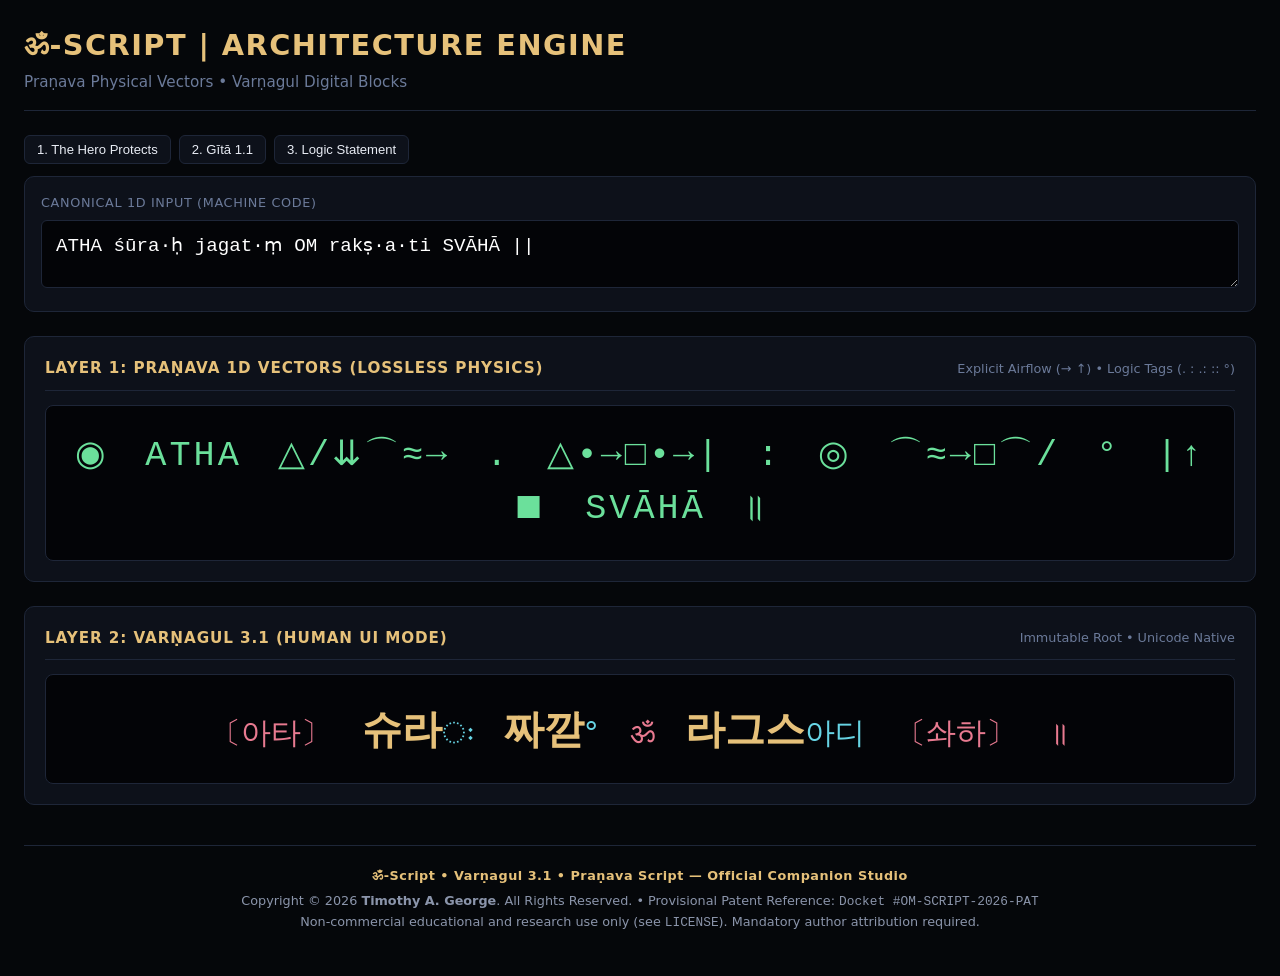
<file: om_script_master.html>
<!--
  Copyright (c) 2026 Timothy A. George. All Rights Reserved.
  Work: ॐ-Script, Varṇagul 3.1, Praṇava Script & ॐ-SYNTH Companion Suite
  Series: Sanskrit by Architecture (Book 1, Book 2, Book 3)
  Patent Notice: Provisional Patent Reference Docket #OM-SCRIPT-2026-PAT (IPC: G06F 40/20, G06N 3/00)
  License: Non-commercial personal, educational, and research study only (see LICENSE). Mandatory attribution required.
-->
<!DOCTYPE html>
<html lang="en">
<head>
<meta charset="UTF-8">
<meta name="viewport" content="width=device-width, initial-scale=1.0">
  <meta name="author" content="Timothy A. George">
  <meta name="copyright" content="Copyright © 2026 Timothy A. George. All Rights Reserved. Patent Pending (Docket #OM-SCRIPT-2026-PAT).">
<title>ॐ-Script v1.0 | Praṇava & Varṇagul Engine</title>
<style>
  :root {
    --bg: #05070a; --panel: #0d111a; --border: #1e2638;
    --gold: #e6c17a; --gold-dim: rgba(230, 193, 122, 0.15);
    --cyan: #67d4e4; --rose: #e87a90; --text: #e8ecf4; --muted: #6b7a99; --green: #6be09b;
  }
  * { box-sizing: border-box; }
  body { background: var(--bg); color: var(--text); font-family: system-ui, sans-serif; margin: 0; padding: 24px; line-height: 1.5; }
  .container { max-width: 1400px; margin: 0 auto; }
  
  header { display: flex; justify-content: space-between; align-items: flex-end; border-bottom: 1px solid var(--border); padding-bottom: 16px; margin-bottom: 24px; }
  .title-group h1 { margin: 0; font-size: 1.8rem; color: var(--gold); font-weight: 600; text-transform: uppercase; letter-spacing: 0.05em; }
  .title-group p { margin: 4px 0 0 0; color: var(--muted); font-size: 0.95rem; }
  
  .presets { display: flex; gap: 8px; margin-bottom: 12px; align-items: center; flex-wrap: wrap; }
  button.preset-btn { background: var(--panel); color: var(--text); border: 1px solid var(--border); padding: 6px 12px; border-radius: 6px; font-size: 0.82rem; cursor: pointer; transition: 0.15s; }
  button.preset-btn:hover { border-color: var(--gold); color: var(--gold); }

  .input-card { background: var(--panel); border: 1px solid var(--border); border-radius: 10px; padding: 16px; margin-bottom: 24px; }
  .input-header { font-size: 0.8rem; color: var(--muted); margin-bottom: 8px; text-transform: uppercase; letter-spacing: 0.05em; }
  textarea#iastInput { width: 100%; height: 68px; background: #030407; border: 1px solid var(--border); color: #fff; padding: 12px 14px; font-size: 1.2rem; border-radius: 6px; font-family: monospace; outline: none; resize: vertical; }
  textarea#iastInput:focus { border-color: var(--gold); }

  .panel { background: var(--panel); border: 1px solid var(--border); border-radius: 10px; padding: 20px; display: flex; flex-direction: column; margin-bottom: 24px; }
  .panel-header { display: flex; justify-content: space-between; align-items: center; margin-bottom: 14px; border-bottom: 1px solid var(--border); padding-bottom: 10px; }
  .panel-title { font-size: 0.95rem; font-weight: 600; color: var(--gold); text-transform: uppercase; letter-spacing: 0.06em; }
  
  .pranava-stage { background: #030407; border: 1px solid var(--border); border-radius: 8px; padding: 24px; font-size: 2.2rem; color: var(--green); text-align: center; font-family: "Segoe UI Symbol", "Apple Symbols", monospace; letter-spacing: 3px; word-spacing: 12px; }
  .varnagul-stage { background: #030407; border: 1px solid var(--border); border-radius: 8px; padding: 24px; font-size: 2.5rem; text-align: center; word-spacing: 8px; }
  
  .v-root { color: var(--gold); font-weight: 600; }
  .v-func-word, .v-tag { font-size: 75%; color: var(--cyan); }
  .v-breath { font-size: 75%; color: var(--rose); margin: 0 6px; }
</style>
</head>
<body>

<div class="container">
  <header>
    <div class="title-group">
      <h1>ॐ-Script | Architecture Engine</h1>
      <p>Praṇava Physical Vectors • Varṇagul Digital Blocks</p>
    </div>
  </header>

  <div class="presets">
    <button class="preset-btn" onclick="setPreset('ATHA śūra·ḥ jagat·ṃ OM rakṣ·a·ti SVĀHĀ ||')">1. The Hero Protects</button>
    <button class="preset-btn" onclick="setPreset('ATHA dhṛtarāṣṭra·ḥ hūṃ OM vac·a·tava·ti ||')">2. Gītā 1.1</button>
    <button class="preset-btn" onclick="setPreset('ATHA aham gaṇaka·ṃ OM kṛ·a·mi SVĀHĀ ||')">3. Logic Statement</button>
  </div>

  <div class="input-card">
    <div class="input-header">Canonical 1D Input (Machine Code)</div>
    <textarea id="iastInput" spellcheck="false">ATHA śūra·ḥ jagat·ṃ OM rakṣ·a·ti SVĀHĀ ||</textarea>
  </div>

  <div class="panel">
    <div class="panel-header">
      <span class="panel-title">Layer 1: Praṇava 1D Vectors (Lossless Physics)</span>
      <span style="font-size:0.8rem; color:var(--muted);">Explicit Airflow (→ ↑) • Logic Tags (. : .: :: °)</span>
    </div>
    <div class="pranava-stage" id="pranavaOutput"></div>
  </div>

  <div class="panel">
    <div class="panel-header">
      <span class="panel-title">Layer 2: Varṇagul 3.1 (Human UI Mode)</span>
      <span style="font-size:0.8rem; color:var(--muted);">Immutable Root • Unicode Native</span>
    </div>
    <div class="varnagul-stage" id="varnagulOutput"></div>
  </div>
</div>


<footer style="margin-top:40px; padding:20px 16px; border-top:1px solid var(--border, #242c40); text-align:center; font-size:0.8rem; color:var(--text-muted, #8b95ab); line-height:1.6;">
  <div style="color:var(--gold, #e6c17a); font-weight:600; letter-spacing:0.04em; margin-bottom:4px;">ॐ-Script &bull; Varṇagul 3.1 &bull; Praṇava Script — Official Companion Studio</div>
  <div>Copyright &copy; 2026 <strong>Timothy A. George</strong>. All Rights Reserved. &bull; Provisional Patent Reference: <code>Docket #OM-SCRIPT-2026-PAT</code></div>
  <div>Non-commercial educational and research use only (see <code>LICENSE</code>). Mandatory author attribution required.</div>
</footer>

<script>
// ============================================================================
// 1. PRANAVA VECTOR COMPILER
// ============================================================================
const PRANAVA_MAP = {
  'k':'□', 'kh':"□'", 'g':'□•', 'gh':"□•'", 'ṅ':'□~',
  'c':'△', 'ch':"△'", 'j':'△•', 'jh':"△•'", 'ñ':'△~',
  'ṭ':'⌒', 'ṭh':"⌒'", 'ḍ':'⌒•', 'ḍh':"⌒•'", 'ṇ':'⌒~',
  't':'|', 'th':"|'", 'd':'|•', 'dh':"|•'", 'n':'|~',
  'p':'○', 'ph':"○'", 'b':'○•', 'bh':"○•'", 'm':'○~',
  'y':'△≈', 'r':'⌒≈', 'l':'|≈', 'v':'○≈',
  'ś':'△/', 'ṣ':'⌒/', 's':'|/', 'h':'□/'
};
const PRANAVA_VOWELS = { 'a':'→', 'ā':'↠', 'i':'↑', 'ī':'⇈', 'u':'↓', 'ū':'⇊', 'e':'↗', 'ai':'⇗', 'o':'↘', 'au':'⇘', 'ṛ':'↺', 'ṝ':'⇋' };

function compileToPranava(rawStr) {
  if (['ATHA','OM','SVĀHĀ','||','॥'].includes(rawStr)) {
    const s = {'ATHA':'◉ ATHA','OM':'◎','SVĀHĀ':'⏹ SVĀHĀ','||':'॥','॥':'॥'};
    return s[rawStr];
  }
  if (rawStr.startsWith('hīṃ') || rawStr.startsWith('hūṃ')) return `₍${rawStr}₎`;

  let out = '';
  const parts = rawStr.replace(/^√/, '').split('·');
  
  parts.forEach((part, i) => {
    if (part === 'ḥ') out += ' . ';
    else if (part === 'ṃ') out += ' : ';
    else if (part === 'sya') out += ' .: ';
    else if (part === 'su') out += ' :: ';
    else if (part === 'a' && i > 0) out += ' ° '; // Buffer
    else {
      let stream = part;
      let j = 0; 
      let consKeys = Object.keys(PRANAVA_MAP).sort((a,b)=>b.length-a.length);
      let vowKeys = Object.keys(PRANAVA_VOWELS).sort((a,b)=>b.length-a.length);
      
      while (j < stream.length) {
        let matched = false;
        // Check Consonants
        for (let k of consKeys) {
          if (stream.startsWith(k, j)) { out += PRANAVA_MAP[k]; j += k.length; matched = true; break; }
        }
        if (!matched) {
          // Check Vowels
          for (let v of vowKeys) {
            if (stream.startsWith(v, j)) { out += PRANAVA_VOWELS[v]; j += v.length; matched = true; break; }
          }
        }
        if (!matched) { out += stream[j]; j++; } // Fallback
      }
    }
  });
  return out.trim();
}

// ============================================================================
// 2. VARNAGUL 3.1 COMPILER (Everyday Native Subset)
// ============================================================================
const VG_SPECS = {
  'k':{b:'ㄱ'}, 'g':{b:'ㄲ'}, 'ṅ':{b:'ㅇ'}, 'c':{b:'ㅈ'}, 'j':{b:'ㅉ'}, 'ñ':{b:'ㄴ'}, 
  'ṭ':{b:'ㄷ'}, 'ḍ':{b:'ㄸ'}, 'ṇ':{b:'ㄴ'}, 't':{b:'ㄷ'}, 'd':{b:'ㄸ'}, 'n':{b:'ㄴ'}, 
  'p':{b:'ㅂ'}, 'b':{b:'ㅃ'}, 'm':{b:'ㅁ'}, 'y':{t:'G'}, 'r':{b:'ㄹ'}, 'l':{b:'ㄹ'}, 
  'v':{b:'ㅂ'}, 'ś':{b:'ㅅ'}, 'ṣ':{b:'ㅅ'}, 's':{b:'ㅅ'}, 'h':{b:'ㅎ'},
  'a':{t:'V', b:'ㅏ'}, 'ā':{t:'V', b:'ㅏ'}, 'i':{t:'V', b:'ㅣ'}, 'ī':{t:'V', b:'ㅐ'}, 
  'u':{t:'V', b:'ㅜ'}, 'ū':{t:'V', b:'ㅠ'}, 'e':{t:'V', b:'ㅔ'}, 'o':{t:'V', b:'ㅗ'}, 
  'ṛ':{t:'EXP', s:['r','i']}, 'kh':{b:'ㄱ'}, 'gh':{b:'ㄲ'}, 'ch':{b:'ㅈ'}, 'jh':{b:'ㅉ'}, 
  'ṭh':{b:'ㄷ'}, 'ḍh':{b:'ㄸ'}, 'th':{b:'ㄷ'}, 'dh':{b:'ㄸ'}, 'ph':{b:'ㅂ'}, 'bh':{b:'ㅃ'}
};

const CHOSUNG = ['ㄱ','ㄲ','ㄴ','ㄷ','ㄸ','ㄹ','ㅁ','ㅂ','ㅃ','ㅅ','ㅆ','ㅇ','ㅈ','ㅉ','ㅊ','ㅋ','ㅌ','ㅍ','ㅎ'];
const JUNGSUNG = ['ㅏ','ㅐ','ㅑ','ㅒ','ㅓ','ㅔ','ㅕ','ㅖ','ㅗ','ㅘ','ᅫ','ㅚ','ㅛ','ㅜ','ㅝ','ㅞ','ㅟ','ㅠ','ㅡ','ㅢ','ㅣ'];
const JONGSUNG = ['','ㄱ','ㄲ','ㄳ','ㄴ','ㄵ','ㄶ','ㄷ','ㄹ','ㄺ','ㄻ','ㄼ','ㄽ','ㄾ','ㄿ','ㅀ','ㅁ','ㅂ','ㅄ','ㅅ','ㅆ','ㅇ','ㅈ','ㅊ','ㅋ','ㅌ','ㅍ','ㅎ'];

function makeHangul(c, v, j='', m='') {
  let cI = CHOSUNG.indexOf(c); let vI = JUNGSUNG.indexOf(v); let jI = JONGSUNG.indexOf(j);
  if(cI===-1)cI=11; if(vI===-1)vI=18; if(jI===-1)jI=0;
  return String.fromCharCode(0xAC00 + (cI*21+vI)*28+jI) + m;
}

function compileToVarnagul(part, isRoot) {
  let str = part.toLowerCase();
  if(str==='vac') return makeHangul('ㅇ','ㅘ','ㄱ');
  if(str==='tava') return makeHangul('ㅌ','ㅏ','') + makeHangul('ㅇ','ㅘ','');
  
  let stream = [], i=0;
  let keys = Object.keys(VG_SPECS).sort((a,b) => b.length-a.length);
  while(i<str.length) {
    let matched=false;
    for(let k of keys) {
      if(str.startsWith(k, i)) {
        if(VG_SPECS[k].t==='EXP') VG_SPECS[k].s.forEach(x => stream.push({b:VG_SPECS[x].b, t:'C'}));
        else stream.push({b:VG_SPECS[k].b, m:VG_SPECS[k].m||'', t:VG_SPECS[k].t||'C'});
        i+=k.length; matched=true; break;
      }
    }
    if(!matched) i++;
  }
  
  if(isRoot && stream.length && stream[stream.length-1].t==='C' && stream[stream.length-1].b==='ㅈ') stream[stream.length-1].b='ㄱ';

  let syls=[], idx=0;
  while(idx<stream.length) {
    let cur = stream[idx];
    if(cur.t==='C') {
      let v=null, j='';
      if(idx+1<stream.length && stream[idx+1].t==='V') { v=stream[idx+1].b; idx++; }
      if(!v) { syls.push({c:cur.b, v:'ㅡ', j:'', m:cur.m}); idx++; continue; }
      if(idx+1<stream.length && stream[idx+1].t==='C') {
        let nxt = stream[idx+1];
        if(idx+1===stream.length-1 || (idx+2<stream.length && stream[idx+2].t==='C' && ['ㅁ','ㄴ','ㄹ','ㅇ'].includes(nxt.b))) {
          if(JONGSUNG.includes(nxt.b) && !nxt.m) { j=nxt.b; idx++; }
        }
      }
      syls.push({c:cur.b, v, j, m:cur.m}); idx++;
    } else if (cur.t==='V') { syls.push({c:'ㅇ', v:cur.b, j:'', m:''}); idx++; }
    else idx++;
  }
  return syls.map(s => makeHangul(s.c, s.v, s.j, s.m)).join('');
}

// ============================================================================
// 3. MASTER COORDINATOR
// ============================================================================
const FUNCTION_WORDS = new Set(['aham', 'tvam', 'saḥ', 'tat', 'idam', 'ca', 'vā', 'na', 'yadi', 'tarhi', 'asti', 'santi', 'hīṃ', 'hūṃ']);

function compileAll() {
  const input = document.getElementById('iastInput').value.replace(/\./g, '·').split(/\s+/).filter(Boolean);
  let out1D = '', vHTML = '';
  
  for (const tok of input) {
    out1D += compileToPranava(tok) + ' ';

    if (['ATHA', 'OM', 'SVĀHĀ', '||', '॥'].includes(tok)) {
      const sigils = {'ATHA':'〔아타〕','OM':'ॐ','SVĀHĀ':'〔솨하〕','||':'॥','॥':'॥'};
      vHTML += `<span class="v-breath">${sigils[tok]}</span> `; continue;
    }
    if (tok.startsWith('hīṃ') || tok.startsWith('hūṃ')) { vHTML += `<span class="v-breath">₍${tok}₎</span> `; continue; }

    const cleanTok = tok.replace(/^√/, ''); 
    const parts = cleanTok.split('·').filter(Boolean);
    const isFunc = parts.length === 1 && FUNCTION_WORDS.has(parts[0].toLowerCase());
    
    let wordVHTML = '';
    parts.forEach((part, idx) => {
      if (part === 'ḥ') wordVHTML += `<span class="v-tag">ः</span>`;
      else if (part === 'ṃ') { if (idx > 0 && wordVHTML.length) wordVHTML += `<span class="v-tag">°</span>`; } 
      else {
        const blockStr = compileToVarnagul(part, part === parts[0] && !isFunc);
        wordVHTML += `<span class="${isFunc ? 'v-func-word' : (idx === 0 ? 'v-root' : 'v-tag')}">${blockStr}</span>`;
      }
    });
    vHTML += `<span style="display:inline-block; margin: 0 4px;">${wordVHTML}</span> `;
  }

  document.getElementById('pranavaOutput').textContent = out1D.trim();
  document.getElementById('varnagulOutput').innerHTML = vHTML;
}

function setPreset(txt) { document.getElementById('iastInput').value = txt; compileAll(); }
document.getElementById('iastInput').addEventListener('input', compileAll);
compileAll();
</script>
</body>
</html>
</file>
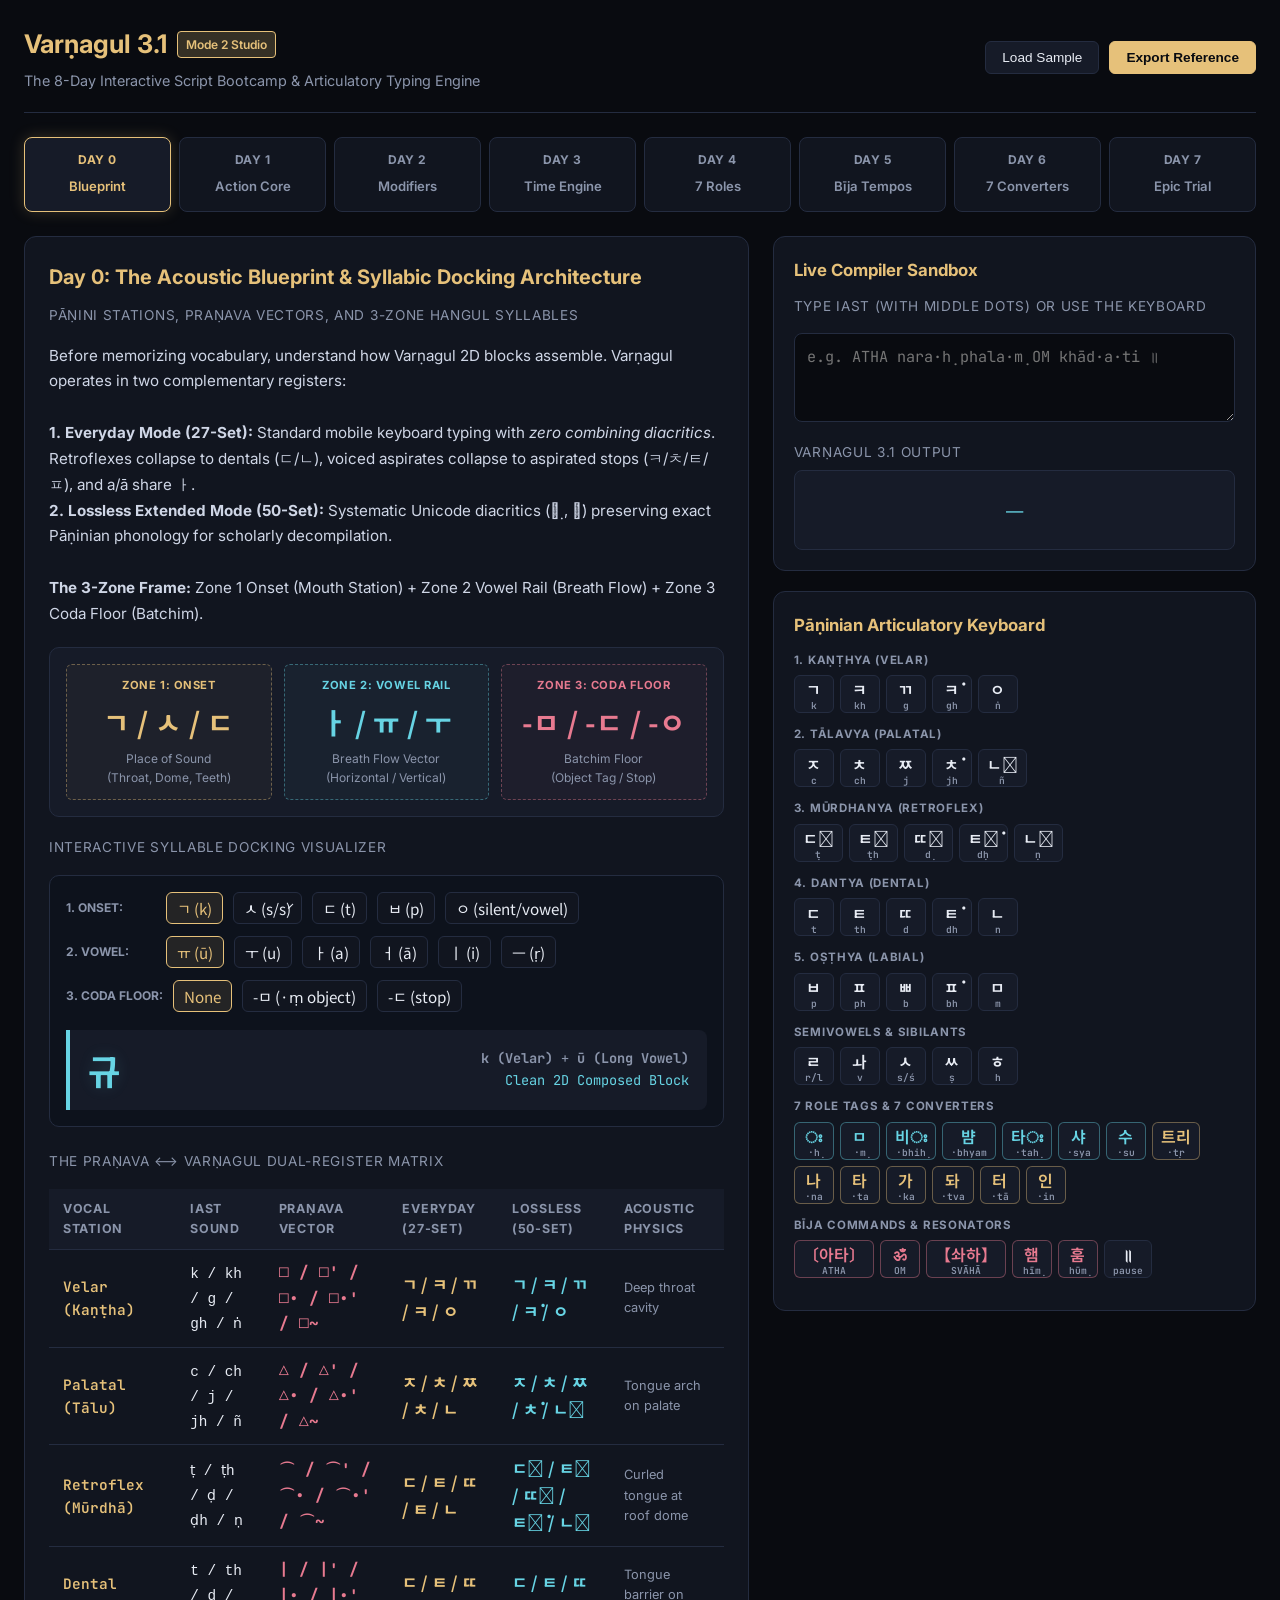
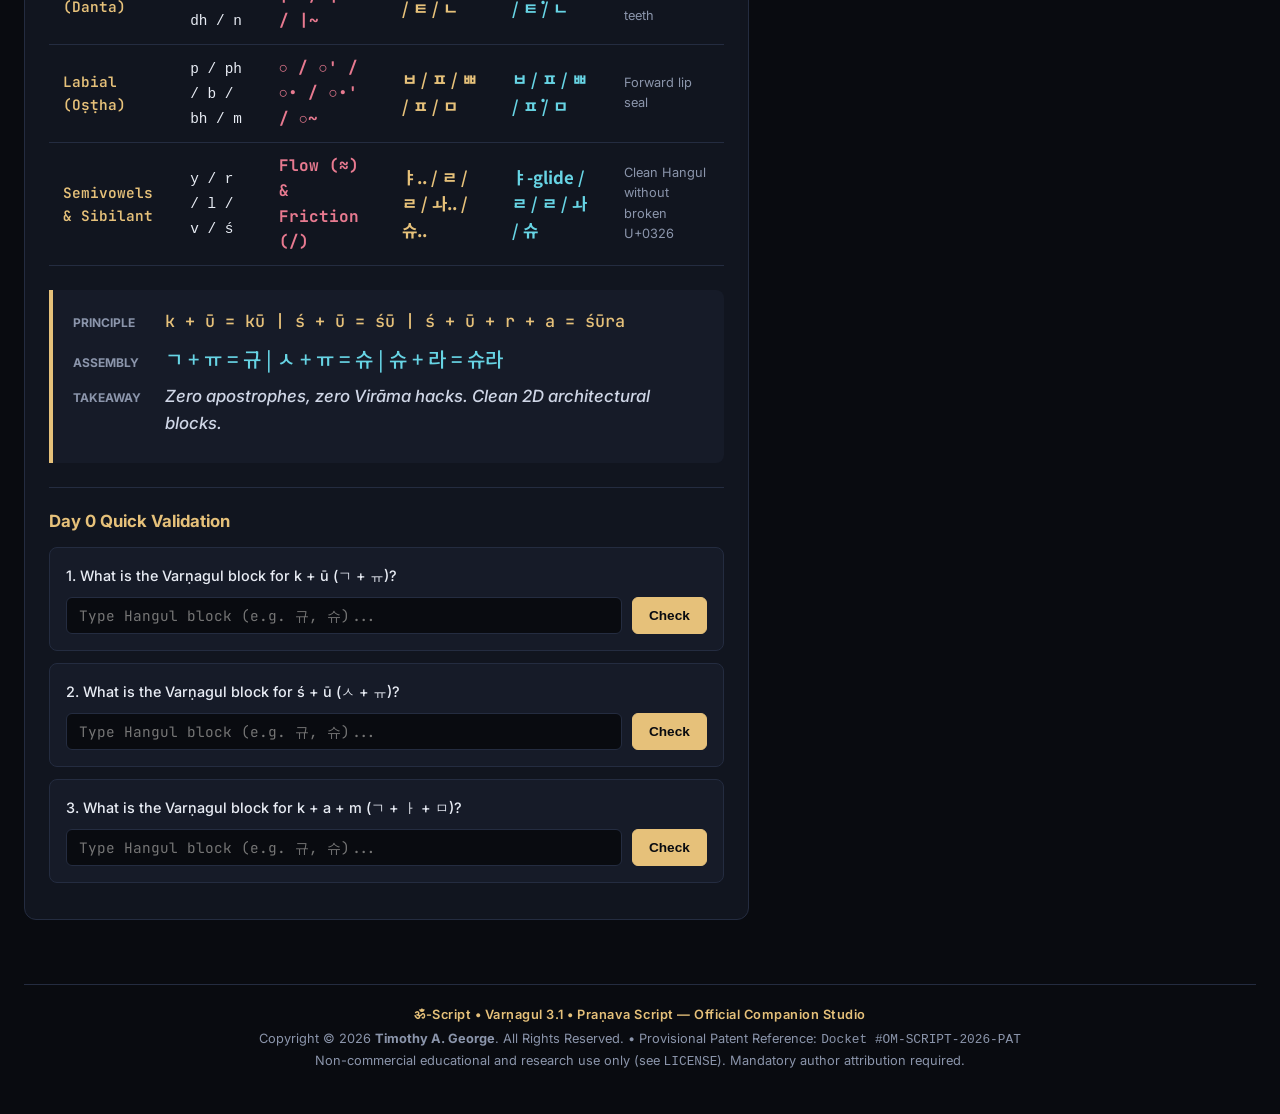
<file: Varnagul_Bootcamp_Web.html>
<!--
  Copyright (c) 2026 Timothy A. George. All Rights Reserved.
  Work: ॐ-Script, Varṇagul 3.1, Praṇava Script & ॐ-SYNTH Companion Suite
  Series: Sanskrit by Architecture (Book 1, Book 2, Book 3)
  Patent Notice: Provisional Patent Reference Docket #OM-SCRIPT-2026-PAT (IPC: G06F 40/20, G06N 3/00)
  License: Non-commercial personal, educational, and research study only (see LICENSE). Mandatory attribution required.
-->
<!DOCTYPE html>
<html lang="en">
<head>
<meta charset="UTF-8">
<meta name="viewport" content="width=device-width, initial-scale=1.0">
  <meta name="author" content="Timothy A. George">
  <meta name="copyright" content="Copyright © 2026 Timothy A. George. All Rights Reserved. Patent Pending (Docket #OM-SCRIPT-2026-PAT).">
<title>Varṇagul 3.1 | The 8-Day Interactive Script Bootcamp & Studio</title>
<link rel="preconnect" href="https://fonts.googleapis.com">
<link rel="preconnect" href="https://fonts.gstatic.com" crossorigin>
<link href="https://fonts.googleapis.com/css2?family=Cinzel:wght@600;700&family=Inter:wght@300;400;500;600;700&family=JetBrains+Mono:wght@400;500;600&family=Noto+Sans+KR:wght@400;500;700&display=swap" rel="stylesheet">
<style>
:root {
  --bg: #090b10;
  --surface: #11151f;
  --surface-alt: #161b28;
  --surface-hover: #1c2333;
  --border: #242c40;
  --border-focus: #3b4664;
  --gold: #e6c17a;
  --gold-glow: rgba(230, 193, 122, 0.2);
  --cyan: #67d4e4;
  --cyan-glow: rgba(103, 212, 228, 0.18);
  --rose: #e87a90;
  --rose-glow: rgba(232, 122, 144, 0.2);
  --green: #6be09b;
  --green-glow: rgba(107, 224, 155, 0.2);
  --text: #e8ecf4;
  --text-muted: #8b95ab;
  --font-main: 'Inter', -apple-system, sans-serif;
  --font-mono: 'JetBrains Mono', monospace;
  --font-kr: 'Noto Sans KR', sans-serif;
}

* { box-sizing: border-box; margin: 0; padding: 0; }
body {
  background: var(--bg);
  color: var(--text);
  font-family: var(--font-main);
  line-height: 1.6;
  padding: 24px;
}

.app-container {
  max-width: 1350px;
  margin: 0 auto;
}

/* Header */
header {
  display: flex;
  justify-content: space-between;
  align-items: center;
  padding-bottom: 20px;
  border-bottom: 1px solid var(--border);
  margin-bottom: 24px;
}
.brand h1 {
  font-size: 1.6rem;
  font-weight: 700;
  color: var(--gold);
  display: flex;
  align-items: center;
  gap: 10px;
}
.brand h1 span.badge {
  font-size: 0.75rem;
  font-weight: 600;
  padding: 3px 8px;
  border-radius: 4px;
  background: var(--gold-glow);
  color: var(--gold);
  border: 1px solid var(--gold);
}
.brand p {
  color: var(--text-muted);
  font-size: 0.9rem;
  margin-top: 4px;
}
.nav-actions {
  display: flex;
  gap: 10px;
}
.btn {
  background: var(--surface-alt);
  color: var(--text);
  border: 1px solid var(--border);
  padding: 8px 16px;
  border-radius: 6px;
  font-size: 0.85rem;
  font-weight: 500;
  cursor: pointer;
  transition: all 0.2s ease;
  display: inline-flex;
  align-items: center;
  gap: 6px;
}
.btn:hover {
  background: var(--surface-hover);
  border-color: var(--gold);
  color: var(--gold);
}
.btn-primary {
  background: var(--gold);
  color: #090b10;
  border-color: var(--gold);
  font-weight: 600;
}
.btn-primary:hover {
  background: #f0ce8a;
  color: #090b10;
}

/* Tabs */
.day-tabs {
  display: grid;
  grid-template-columns: repeat(8, 1fr);
  gap: 8px;
  margin-bottom: 24px;
}
@media (max-width: 1024px) {
  .day-tabs { grid-template-columns: repeat(4, 1fr); }
}
@media (max-width: 600px) {
  .day-tabs { grid-template-columns: repeat(2, 1fr); }
}

.tab-btn {
  background: var(--surface);
  border: 1px solid var(--border);
  padding: 12px 10px;
  border-radius: 8px;
  color: var(--text-muted);
  cursor: pointer;
  text-align: center;
  transition: all 0.2s ease;
}
.tab-btn:hover {
  border-color: var(--border-focus);
  color: var(--text);
  background: var(--surface-alt);
}
.tab-btn.active {
  background: var(--surface-alt);
  border-color: var(--gold);
  color: var(--gold);
  box-shadow: 0 0 15px var(--gold-glow);
}
.tab-btn .day-num {
  font-size: 0.75rem;
  text-transform: uppercase;
  font-weight: 700;
  letter-spacing: 0.05em;
  display: block;
  margin-bottom: 4px;
}
.tab-btn .day-title {
  font-size: 0.82rem;
  font-weight: 600;
  white-space: nowrap;
  overflow: hidden;
  text-overflow: ellipsis;
}

/* Main Grid Layout */
.main-grid {
  display: grid;
  grid-template-columns: 1.2fr 0.8fr;
  gap: 24px;
}
@media (max-width: 992px) {
  .main-grid { grid-template-columns: 1fr; }
}

/* Content Panel */
.content-card {
  background: var(--surface);
  border: 1px solid var(--border);
  border-radius: 12px;
  padding: 24px;
  margin-bottom: 24px;
}
.section-title {
  font-size: 1.25rem;
  color: var(--gold);
  margin-bottom: 12px;
  display: flex;
  align-items: center;
  gap: 8px;
  font-weight: 700;
}
.section-subtitle {
  font-size: 0.85rem;
  color: var(--text-muted);
  text-transform: uppercase;
  letter-spacing: 0.05em;
  margin-bottom: 16px;
}

.lesson-text {
  font-size: 0.95rem;
  color: #cfd6e6;
  margin-bottom: 20px;
  line-height: 1.7;
}

/* 3-Zone Docking Visualizer */
.docking-diagram {
  display: grid;
  grid-template-columns: 1fr 1fr 1fr;
  gap: 12px;
  background: var(--surface-alt);
  border: 1px solid var(--border);
  border-radius: 10px;
  padding: 16px;
  margin: 18px 0;
}
.dock-zone {
  border: 1px dashed var(--border);
  border-radius: 6px;
  padding: 12px;
  text-align: center;
}
.dock-zone.zone-1 { border-color: rgba(230, 193, 122, 0.4); background: rgba(230, 193, 122, 0.04); }
.dock-zone.zone-2 { border-color: rgba(103, 212, 228, 0.4); background: rgba(103, 212, 228, 0.04); }
.dock-zone.zone-3 { border-color: rgba(232, 122, 144, 0.4); background: rgba(232, 122, 144, 0.04); }
.zone-tag { font-size: 0.7rem; font-weight: 700; text-transform: uppercase; letter-spacing: 0.05em; margin-bottom: 4px; }
.zone-1 .zone-tag { color: var(--gold); }
.zone-2 .zone-tag { color: var(--cyan); }
.zone-3 .zone-tag { color: var(--rose); }
.zone-big { font-family: var(--font-kr); font-size: 1.8rem; font-weight: 700; }
.zone-desc { font-size: 0.75rem; color: var(--text-muted); margin-top: 4px; }

/* Interactive Docking Sandbox */
.dock-interactive {
  background: #0d121c;
  border: 1px solid var(--border);
  border-radius: 10px;
  padding: 16px;
  margin: 16px 0;
  display: flex;
  flex-direction: column;
  gap: 12px;
}
.dock-picker-row {
  display: flex;
  align-items: center;
  gap: 10px;
  flex-wrap: wrap;
}
.picker-label {
  font-size: 0.75rem;
  font-weight: 700;
  text-transform: uppercase;
  color: var(--text-muted);
  min-width: 90px;
}
.picker-btn {
  background: var(--surface);
  border: 1px solid var(--border);
  color: var(--text);
  padding: 4px 10px;
  border-radius: 6px;
  font-family: var(--font-kr);
  font-size: 0.95rem;
  cursor: pointer;
  transition: 0.15s;
}
.picker-btn:hover, .picker-btn.active {
  border-color: var(--gold);
  color: var(--gold);
  background: rgba(230, 193, 122, 0.1);
}
.dock-result-box {
  display: flex;
  align-items: center;
  justify-content: space-between;
  background: var(--surface-alt);
  border-left: 4px solid var(--cyan);
  padding: 12px 18px;
  border-radius: 0 8px 8px 0;
  margin-top: 6px;
}
.dock-result-block {
  font-family: var(--font-kr);
  font-size: 2.2rem;
  font-weight: 700;
  color: var(--cyan);
  text-shadow: 0 0 15px var(--cyan-glow);
}
.dock-result-info {
  text-align: right;
  font-family: var(--font-mono);
  font-size: 0.85rem;
  color: var(--text-muted);
}

/* Tables */
.spec-table {
  width: 100%;
  border-collapse: collapse;
  margin: 16px 0 24px 0;
  font-size: 0.9rem;
}
.spec-table th, .spec-table td {
  padding: 10px 14px;
  text-align: left;
  border-bottom: 1px solid var(--border);
}
.spec-table th {
  background: var(--surface-alt);
  color: var(--text-muted);
  font-size: 0.78rem;
  text-transform: uppercase;
  letter-spacing: 0.06em;
}
.spec-table tr:hover td {
  background: rgba(255, 255, 255, 0.02);
}
.varnagul-glyph {
  font-family: var(--font-kr);
  font-size: 1.15rem;
  font-weight: 700;
  color: var(--cyan);
}
.pra-vector {
  font-family: var(--font-mono);
  color: var(--rose);
  font-weight: 700;
  font-size: 1rem;
}
.iast-tag {
  font-family: var(--font-mono);
  color: var(--gold);
  font-weight: 600;
}

/* Worked Sentence Display */
.sentence-box {
  background: var(--surface-alt);
  border-left: 4px solid var(--gold);
  padding: 18px 20px;
  border-radius: 0 8px 8px 0;
  margin: 20px 0;
}
.sentence-row {
  display: flex;
  margin-bottom: 8px;
  align-items: baseline;
  gap: 12px;
}
.sentence-label {
  font-size: 0.75rem;
  font-weight: 700;
  text-transform: uppercase;
  color: var(--text-muted);
  min-width: 80px;
}
.sentence-val {
  font-size: 1.05rem;
  font-weight: 500;
}
.sentence-val.iast {
  font-family: var(--font-mono);
  color: var(--gold);
}
.sentence-val.varnagul {
  font-family: var(--font-kr);
  font-size: 1.25rem;
  color: var(--cyan);
}
.sentence-val.trans {
  color: #cfd6e6;
  font-style: italic;
}

/* Exercises */
.exercise-group {
  margin-top: 24px;
  border-top: 1px solid var(--border);
  padding-top: 20px;
}
.exercise-item {
  background: var(--surface-alt);
  border: 1px solid var(--border);
  border-radius: 8px;
  padding: 16px;
  margin-bottom: 12px;
}
.exercise-prompt {
  font-size: 0.9rem;
  margin-bottom: 10px;
  font-weight: 500;
}
.exercise-input-row {
  display: flex;
  gap: 10px;
}
.exercise-input {
  flex: 1;
  background: var(--bg);
  border: 1px solid var(--border);
  border-radius: 6px;
  padding: 8px 12px;
  color: var(--text);
  font-family: var(--font-mono);
  font-size: 0.9rem;
  outline: none;
}
.exercise-input:focus {
  border-color: var(--cyan);
}
.feedback-badge {
  margin-top: 8px;
  font-size: 0.8rem;
  font-weight: 600;
  display: none;
}
.feedback-badge.pass {
  display: block;
  color: var(--green);
}
.feedback-badge.fail {
  display: block;
  color: var(--rose);
}

/* Tool Panel (Right Column) */
.tool-panel {
  display: flex;
  flex-direction: column;
  gap: 20px;
}
.sandbox-card {
  background: var(--surface);
  border: 1px solid var(--border);
  border-radius: 12px;
  padding: 20px;
}
.sandbox-input {
  width: 100%;
  background: var(--bg);
  border: 1px solid var(--border);
  border-radius: 8px;
  padding: 12px;
  color: var(--text);
  font-family: var(--font-mono);
  font-size: 0.95rem;
  outline: none;
  resize: vertical;
  margin-bottom: 12px;
}
.sandbox-input:focus {
  border-color: var(--cyan);
  box-shadow: 0 0 10px var(--cyan-glow);
}
.sandbox-output {
  background: var(--surface-alt);
  border: 1px solid var(--border);
  border-radius: 8px;
  padding: 16px;
  min-height: 80px;
  font-family: var(--font-kr);
  font-size: 1.35rem;
  color: var(--cyan);
  display: flex;
  align-items: center;
  justify-content: center;
  text-align: center;
  word-break: break-all;
}

/* Virtual Keyboard */
.keyboard-card {
  background: var(--surface);
  border: 1px solid var(--border);
  border-radius: 12px;
  padding: 20px;
}
.kb-category {
  margin-bottom: 12px;
}
.kb-title {
  font-size: 0.72rem;
  text-transform: uppercase;
  color: var(--text-muted);
  letter-spacing: 0.06em;
  margin-bottom: 6px;
  font-weight: 700;
}
.kb-row {
  display: flex;
  flex-wrap: wrap;
  gap: 6px;
}
.key-btn {
  background: var(--surface-alt);
  border: 1px solid var(--border);
  color: var(--text);
  font-family: var(--font-kr);
  font-size: 1rem;
  font-weight: 600;
  min-width: 40px;
  height: 38px;
  padding: 0 8px;
  border-radius: 6px;
  cursor: pointer;
  display: inline-flex;
  align-items: center;
  justify-content: center;
  flex-direction: column;
  transition: all 0.15s ease;
}
.key-btn:hover {
  background: var(--surface-hover);
  border-color: var(--cyan);
  color: var(--cyan);
  transform: translateY(-1px);
}
.key-btn .key-sub {
  font-size: 0.6rem;
  font-family: var(--font-mono);
  color: var(--text-muted);
  line-height: 1;
}
.key-btn.gold {
  border-color: rgba(230, 193, 122, 0.4);
  color: var(--gold);
}
.key-btn.rose {
  border-color: rgba(232, 122, 144, 0.4);
  color: var(--rose);
}
.key-btn.cyan {
  border-color: rgba(103, 212, 228, 0.4);
  color: var(--cyan);
}
</style>
</head>
<body>

<div class="app-container">
  <header>
    <div class="brand">
      <h1>Varṇagul 3.1 <span class="badge">Mode 2 Studio</span></h1>
      <p>The 8-Day Interactive Script Bootcamp & Articulatory Typing Engine</p>
    </div>
    <div class="nav-actions">
      <button class="btn" onclick="insertSample('ATHA nara·ḥ hūṃ phala·ṃ hūṃ OM khād·a·ti SVĀHĀ ॥')">Load Sample</button>
      <button class="btn btn-primary" onclick="window.print()">Export Reference</button>
    </div>
  </header>

  <!-- 8-Day Tabs (Day 0 to Day 7) -->
  <div class="day-tabs">
    <div class="tab-btn active" onclick="switchDay(0)">
      <span class="day-num">Day 0</span>
      <span class="day-title">Blueprint</span>
    </div>
    <div class="tab-btn" onclick="switchDay(1)">
      <span class="day-num">Day 1</span>
      <span class="day-title">Action Core</span>
    </div>
    <div class="tab-btn" onclick="switchDay(2)">
      <span class="day-num">Day 2</span>
      <span class="day-title">Modifiers</span>
    </div>
    <div class="tab-btn" onclick="switchDay(3)">
      <span class="day-num">Day 3</span>
      <span class="day-title">Time Engine</span>
    </div>
    <div class="tab-btn" onclick="switchDay(4)">
      <span class="day-num">Day 4</span>
      <span class="day-title">7 Roles</span>
    </div>
    <div class="tab-btn" onclick="switchDay(5)">
      <span class="day-num">Day 5</span>
      <span class="day-title">Bīja Tempos</span>
    </div>
    <div class="tab-btn" onclick="switchDay(6)">
      <span class="day-num">Day 6</span>
      <span class="day-title">7 Converters</span>
    </div>
    <div class="tab-btn" onclick="switchDay(7)">
      <span class="day-num">Day 7</span>
      <span class="day-title">Epic Trial</span>
    </div>
  </div>

  <!-- Main Grid -->
  <div class="main-grid">
    <!-- Left: Day Content -->
    <div class="lesson-panel" id="lessonContainer">
      <!-- Injected by JavaScript -->
    </div>

    <!-- Right: Interactive Sandbox & Keyboard -->
    <div class="tool-panel">
      <!-- Live Sandbox -->
      <div class="sandbox-card">
        <div class="section-title" style="font-size: 1.05rem;">Live Compiler Sandbox</div>
        <div class="section-subtitle">Type IAST (with middle dots) or use the keyboard</div>
        <textarea id="liveInput" class="sandbox-input" rows="3" placeholder="e.g. ATHA nara·ḥ phala·ṃ OM khād·a·ti ॥" oninput="runLiveCompiler()"></textarea>
        <div class="section-subtitle" style="margin-bottom: 6px;">Varṇagul 3.1 Output</div>
        <div id="liveOutput" class="sandbox-output">〔아타〕 나라ঃ 파람 ॐ 카다티 ॥</div>
      </div>

      <!-- Virtual Keyboard -->
      <div class="keyboard-card">
        <div class="section-title" style="font-size: 1.05rem;">Pāṇinian Articulatory Keyboard</div>

        <!-- 5 Varga Rows -->
        <div class="kb-category">
          <div class="kb-title">1. Kaṇṭhya (Velar)</div>
          <div class="kb-row">
            <button class="key-btn" onclick="typeChar('ㄱ')">ㄱ<span class="key-sub">k</span></button>
            <button class="key-btn" onclick="typeChar('ㅋ')">ㅋ<span class="key-sub">kh</span></button>
            <button class="key-btn" onclick="typeChar('ㄲ')">ㄲ<span class="key-sub">g</span></button>
            <button class="key-btn" onclick="typeChar('ㅋ̇')">ㅋ̇<span class="key-sub">gh</span></button>
            <button class="key-btn" onclick="typeChar('ㅇ')">ㅇ<span class="key-sub">ṅ</span></button>
          </div>
        </div>

        <div class="kb-category">
          <div class="kb-title">2. Tālavya (Palatal)</div>
          <div class="kb-row">
            <button class="key-btn" onclick="typeChar('ㅈ')">ㅈ<span class="key-sub">c</span></button>
            <button class="key-btn" onclick="typeChar('ㅊ')">ㅊ<span class="key-sub">ch</span></button>
            <button class="key-btn" onclick="typeChar('ㅉ')">ㅉ<span class="key-sub">j</span></button>
            <button class="key-btn" onclick="typeChar('ㅊ̇')">ㅊ̇<span class="key-sub">jh</span></button>
            <button class="key-btn" onclick="typeChar('ㄴ̃')">ㄴ̃<span class="key-sub">ñ</span></button>
          </div>
        </div>

        <div class="kb-category">
          <div class="kb-title">3. Mūrdhanya (Retroflex)</div>
          <div class="kb-row">
            <button class="key-btn" onclick="typeChar('ㄷ̣')">ㄷ̣<span class="key-sub">ṭ</span></button>
            <button class="key-btn" onclick="typeChar('ㅌ̣')">ㅌ̣<span class="key-sub">ṭh</span></button>
            <button class="key-btn" onclick="typeChar('ㄸ̣')">ㄸ̣<span class="key-sub">ḍ</span></button>
            <button class="key-btn" onclick="typeChar('ㅌ̣̇')">ㅌ̣̇<span class="key-sub">ḍh</span></button>
            <button class="key-btn" onclick="typeChar('ㄴ̣')">ㄴ̣<span class="key-sub">ṇ</span></button>
          </div>
        </div>

        <div class="kb-category">
          <div class="kb-title">4. Dantya (Dental)</div>
          <div class="kb-row">
            <button class="key-btn" onclick="typeChar('ㄷ')">ㄷ<span class="key-sub">t</span></button>
            <button class="key-btn" onclick="typeChar('ㅌ')">ㅌ<span class="key-sub">th</span></button>
            <button class="key-btn" onclick="typeChar('ㄸ')">ㄸ<span class="key-sub">d</span></button>
            <button class="key-btn" onclick="typeChar('ㅌ̇')">ㅌ̇<span class="key-sub">dh</span></button>
            <button class="key-btn" onclick="typeChar('ㄴ')">ㄴ<span class="key-sub">n</span></button>
          </div>
        </div>

        <div class="kb-category">
          <div class="kb-title">5. Oṣṭhya (Labial)</div>
          <div class="kb-row">
            <button class="key-btn" onclick="typeChar('ㅂ')">ㅂ<span class="key-sub">p</span></button>
            <button class="key-btn" onclick="typeChar('ㅍ')">ㅍ<span class="key-sub">ph</span></button>
            <button class="key-btn" onclick="typeChar('ㅃ')">ㅃ<span class="key-sub">b</span></button>
            <button class="key-btn" onclick="typeChar('ㅍ̇')">ㅍ̇<span class="key-sub">bh</span></button>
            <button class="key-btn" onclick="typeChar('ㅁ')">ㅁ<span class="key-sub">m</span></button>
          </div>
        </div>

        <!-- Semivowels & Sibilants -->
        <div class="kb-category">
          <div class="kb-title">Semivowels & Sibilants</div>
          <div class="kb-row">
            <button class="key-btn" onclick="typeChar('ㄹ')">ㄹ<span class="key-sub">r/l</span></button>
            <button class="key-btn" onclick="typeChar('ㅘ')">ㅘ<span class="key-sub">v</span></button>
            <button class="key-btn" onclick="typeChar('ㅅ')">ㅅ<span class="key-sub">s/ś</span></button>
            <button class="key-btn" onclick="typeChar('ㅆ')">ㅆ<span class="key-sub">ṣ</span></button>
            <button class="key-btn" onclick="typeChar('ㅎ')">ㅎ<span class="key-sub">h</span></button>
          </div>
        </div>

        <!-- Role Tags & 7 Converters -->
        <div class="kb-category">
          <div class="kb-title">7 Role Tags & 7 Converters</div>
          <div class="kb-row">
            <button class="key-btn cyan" onclick="typeChar('ঃ')">ঃ<span class="key-sub">·ḥ</span></button>
            <button class="key-btn cyan" onclick="typeChar('ㅁ')">ㅁ<span class="key-sub">·ṃ</span></button>
            <button class="key-btn cyan" onclick="typeChar('비ঃ')">비ঃ<span class="key-sub">·bhiḥ</span></button>
            <button class="key-btn cyan" onclick="typeChar('뱜')">뱜<span class="key-sub">·bhyam</span></button>
            <button class="key-btn cyan" onclick="typeChar('타ঃ')">타ঃ<span class="key-sub">·taḥ</span></button>
            <button class="key-btn cyan" onclick="typeChar('샤')">샤<span class="key-sub">·sya</span></button>
            <button class="key-btn cyan" onclick="typeChar('수')">수<span class="key-sub">·su</span></button>
            <button class="key-btn gold" onclick="typeChar('트리')">트리<span class="key-sub">·tṛ</span></button>
            <button class="key-btn gold" onclick="typeChar('나')">나<span class="key-sub">·na</span></button>
            <button class="key-btn gold" onclick="typeChar('타')">타<span class="key-sub">·ta</span></button>
            <button class="key-btn gold" onclick="typeChar('가')">가<span class="key-sub">·ka</span></button>
            <button class="key-btn gold" onclick="typeChar('돠')">돠<span class="key-sub">·tva</span></button>
            <button class="key-btn gold" onclick="typeChar('터')">터<span class="key-sub">·tā</span></button>
            <button class="key-btn gold" onclick="typeChar('인')">인<span class="key-sub">·in</span></button>
          </div>
        </div>

        <!-- Bījas -->
        <div class="kb-category">
          <div class="kb-title">Bīja Commands & Resonators</div>
          <div class="kb-row">
            <button class="key-btn rose" onclick="typeChar('〔아타〕')">〔아타〕<span class="key-sub">ATHA</span></button>
            <button class="key-btn rose" onclick="typeChar('ॐ')">ॐ<span class="key-sub">OM</span></button>
            <button class="key-btn rose" onclick="typeChar('【솨하】')">【솨하】<span class="key-sub">SVĀHĀ</span></button>
            <button class="key-btn rose" onclick="typeChar('햄')">햄<span class="key-sub">hīṃ</span></button>
            <button class="key-btn rose" onclick="typeChar('훔')">훔<span class="key-sub">hūṃ</span></button>
            <button class="key-btn" onclick="typeChar('॥')">॥<span class="key-sub">pause</span></button>
          </div>
        </div>

      </div>
    </div>
  </div>
</div>

<script>
// ============================================================================
// LESSON DATABASE (DAYS 0 TO 7)
// ============================================================================
const DAYS_DATA = {
  0: {
    isBlueprint: true,
    title: "The Acoustic Blueprint & Syllabic Docking Architecture",
    subtitle: "Pāṇini Stations, Praṇava Vectors, and 3-Zone Hangul Syllables",
    text: `Before memorizing vocabulary, understand how Varṇagul 2D blocks assemble. Varṇagul operates in two complementary registers:
    <br><br>
    <strong>1. Everyday Mode (27-Set):</strong> Standard mobile keyboard typing with <em>zero combining diacritics</em>. Retroflexes collapse to dentals (ㄷ/ㄴ), voiced aspirates collapse to aspirated stops (ㅋ/ㅊ/ㅌ/ㅍ), and a/ā share ㅏ.
    <br>
    <strong>2. Lossless Extended Mode (50-Set):</strong> Systematic Unicode diacritics (ㄷ̣, ㅋ̇) preserving exact Pāṇinian phonology for scholarly decompilation.
    <br><br>
    <strong>The 3-Zone Frame:</strong> Zone 1 Onset (Mouth Station) + Zone 2 Vowel Rail (Breath Flow) + Zone 3 Coda Floor (Batchim).`,
    dockingDemo: true,
    rosettaTable: [
      { varga: "Velar (Kaṇṭha)", iast: "k / kh / g / gh / ṅ", pra: "□ / □' / □• / □•' / □~", every: "ㄱ / ㅋ / ㄲ / ㅋ / ㅇ", loss: "ㄱ / ㅋ / ㄲ / ㅋ̇ / ㅇ", note: "Deep throat cavity" },
      { varga: "Palatal (Tālu)", iast: "c / ch / j / jh / ñ", pra: "△ / △' / △• / △•' / △~", every: "ㅈ / ㅊ / ㅉ / ㅊ / ㄴ", loss: "ㅈ / ㅊ / ㅉ / ㅊ̇ / ㄴ̃", note: "Tongue arch on palate" },
      { varga: "Retroflex (Mūrdhā)", iast: "ṭ / ṭh / ḍ / ḍh / ṇ", pra: "⌒ / ⌒' / ⌒• / ⌒•' / ⌒~", every: "ㄷ / ㅌ / ㄸ / ㅌ / ㄴ", loss: "ㄷ̣ / ㅌ̣ / ㄸ̣ / ㅌ̣̇ / ㄴ̣", note: "Curled tongue at roof dome" },
      { varga: "Dental (Danta)", iast: "t / th / d / dh / n", pra: "| / |' / |• / |•' / |~", every: "ㄷ / ㅌ / ㄸ / ㅌ / ㄴ", loss: "ㄷ / ㅌ / ㄸ / ㅌ̇ / ㄴ", note: "Tongue barrier on teeth" },
      { varga: "Labial (Oṣṭha)", iast: "p / ph / b / bh / m", pra: "○ / ○' / ○• / ○•' / ○~", every: "ㅂ / ㅍ / ㅃ / ㅍ / ㅁ", loss: "ㅂ / ㅍ / ㅃ / ㅍ̇ / ㅁ", note: "Forward lip seal" },
      { varga: "Semivowels & Sibilant", iast: "y / r / l / v / ś", pra: "Flow (≈) & Friction (/)", every: "ㅑ.. / ㄹ / ㄹ / ㅘ.. / 슈..", loss: "ㅑ-glide / ㄹ / ㄹ / ㅘ / 슈", note: "Clean Hangul without broken U+0326" }
    ],
    worked: {
      iast: "k + ū = kū  |  ś + ū = śū  |  ś + ū + r + a = śūra",
      kr: "ㄱ + ㅠ = 규  |  ㅅ + ㅠ = 슈  |  슈 + 라 = 슈라",
      trans: "Zero apostrophes, zero Virāma hacks. Clean 2D architectural blocks."
    },
    exercises: [
      {
        prompt: "1. What is the Varṇagul block for k + ū (ㄱ + ㅠ)?",
        ans: "규"
      },
      {
        prompt: "2. What is the Varṇagul block for ś + ū (ㅅ + ㅠ)?",
        ans: "슈"
      },
      {
        prompt: "3. What is the Varṇagul block for k + a + m (ㄱ + ㅏ + ㅁ)?",
        ans: "감"
      }
    ]
  },
  1: {
    title: "The Architecture of Action",
    subtitle: "Immutable Roots, Subject/Object Roles, and the Present Verb",
    text: "Classical Sanskrit forces students to memorize complex conjugation tables before speaking a single sentence. In ॐ-Script, the root is an immutable data block that never mutates. Today, you build and chant complete three-word sentences.",
    table: [
      { iast: "nara", kr: "나라", mean: "Man (Noun Stem)" },
      { iast: "aśva", kr: "아솨", mean: "Horse (Noun Stem)" },
      { iast: "phala", kr: "파라", mean: "Fruit (Noun Stem)" },
      { iast: "√khād", kr: "카다", mean: "To eat (Action Root)" },
      { iast: "√dṛś", kr: "드르스", mean: "To see (Action Root)" }
    ],
    worked: {
      iast: "ATHA nara·ḥ hūṃ phala·ṃ hūṃ OM khād·a·ti SVĀHĀ ॥",
      kr: "〔아타〕 나라ঃ 훔 파람 훔 ॐ 카다티 【솨하】 ॥",
      trans: "The man eats the fruit."
    },
    exercises: [
      {
        prompt: "1. Write in IAST: The horse (aśva·ḥ) sees (dṛś·a·ti) the man (nara·ṃ).",
        ans: "aśva·ḥ nara·ṃ dṛś·a·ti"
      },
      {
        prompt: "2. Write in Varṇagul: The man (nara·ḥ) sees the fruit (phala·ṃ).",
        ans: "나라ঃ 파람 드르샤티"
      }
    ]
  },
  2: {
    title: "Expanding the World",
    subtitle: "Bare Modifiers, the High-Frequency Bridge (hīṃ), and Spatial Prefixes",
    text: "In ॐ-Script, adjectives take no declension endings. They sit bare to the left of the noun and pass their meaning forward. Use the high-frequency bridge hīṃ to rapidly string multiple descriptors together.",
    table: [
      { iast: "śūra", kr: "슈라", mean: "Brave (Modifier)" },
      { iast: "viśāla", kr: "위샬라", mean: "Vast / Giant (Modifier)" },
      { iast: "kṛṣṇa", kr: "크르스나", mean: "Dark / Black (Modifier)" },
      { iast: "pra-", kr: "프라", mean: "Forward / Intense (Prefix)" },
      { iast: "ud-", kr: "웉", mean: "Upward (Prefix)" }
    ],
    worked: {
      iast: "śūra hīṃ viśāla hīṃ aśva·ḥ hūṃऽऽ",
      kr: "슈라 햄 위샬라 햄 아솨ঃ 훔–",
      trans: "The brave, giant horse..."
    },
    exercises: [
      {
        prompt: "1. Write in IAST: The brave horse looks up (ud dṛś·a·ti) at the vast dark mountain (giri·ṃ).",
        ans: "śūra aśva·ḥ viśāla kṛṣṇa giri·ṃ ud dṛś·a·ti"
      },
      {
        prompt: "2. Write in Varṇagul: The vast horse eats the small (alpa) fruit.",
        ans: "위샬라 아솨ঃ 알파 파람 카다티"
      }
    ]
  },
  3: {
    title: "Time and the Verb Engine",
    subtitle: "The 4 Time States without Root Mutation",
    text: "In classical tongues, moving through time shatters the spelling of the root. In ॐ-Script, the root is locked. Time is handled by a modular tag inserted between the root and the terminator.",
    table: [
      { iast: "gam·a·ti", kr: "감아티", mean: "goes (Present)" },
      { iast: "gam·a·tava·ti", kr: "감아타와티", mean: "went (Past)" },
      { iast: "gam·a·sya·ti", kr: "감아샤티", mean: "will go (Future)" },
      { iast: "gam·a·tavya·ti", kr: "감아타뱌티", mean: "must go (Imperative)" }
    ],
    worked: {
      iast: "ATHA krūra rāja·ḥ vi naś·a·sya·ti SVĀHĀ ॥",
      kr: "〔아타〕 크루라 라자ঃ 위 나샤샤티 【솨하】 ॥",
      trans: "The cruel king will destroy."
    },
    exercises: [
      {
        prompt: "1. Write in IAST: The cruel king will destroy the mountain.",
        ans: "krūra rāja·ḥ giri·ṃ vi naś·a·sya·ti"
      },
      {
        prompt: "2. Write in Varṇagul: The man went (gam·a·tava·ti).",
        ans: "나라ঃ 감아타와티"
      }
    ]
  },
  4: {
    title: "The Peripheral Roles (The 7 Cases)",
    subtitle: "Tool, Receiver, Origin, Possessor, and Environment",
    text: "Beyond Subject and Object, five universal role tags handle all spatial, causal, and relational functions. They snap cleanly onto any noun stem.",
    table: [
      { iast: "·bhiḥ", kr: "비ঃ", mean: "Tool (with / by means of)" },
      { iast: "·bhyam", kr: "뱜", mean: "Receiver (for / to)" },
      { iast: "·taḥ", kr: "타ঃ", mean: "Origin (from / out of)" },
      { iast: "·sya", kr: "샤", mean: "Possessor (of / belonging to)" },
      { iast: "·su", kr: "수", mean: "Environment (in / on / at)" }
    ],
    worked: {
      iast: "ATHA giri·taḥ hūṃ vana·su hūṃ krūra rāja·ḥ śara·bhiḥ pra har·a·tava·ti ॥",
      kr: "〔아타〕 기리타ঃ 훔 와나수 훔 크루라 라자ঃ 사라비ঃ 프라 하라타와티 ॥",
      trans: "From the mountain, in the forest, the cruel king struck with arrows."
    },
    exercises: [
      {
        prompt: "1. Write in IAST: In the forest (vana·su), the man (nara·ḥ) sees the horse (aśva·ṃ).",
        ans: "vana·su nara·ḥ aśva·ṃ dṛś·a·ti"
      },
      {
        prompt: "2. Write in Varṇagul: The king gives (dā·a·ti) the fruit to the sage (muni·bhyam).",
        ans: "라자ঃ 파람 무니뱜 다아티"
      }
    ]
  },
  5: {
    title: "The Bīja Acoustic Protocol",
    subtitle: "Acoustic Cadence and Tempo Palette",
    text: "Without Sandhi mutations, the Bīja protocol gives speakers dynamic tempo control. Staccato 16th-notes string modifiers, 8th-notes ground concepts, and half-note fermatas build tension before the verb.",
    table: [
      { iast: "him / hum", kr: "힘 / 훔", mean: "16th-note rapid staccato bridge" },
      { iast: "hīṃ / hūṃ", kr: "햄 / 훔", mean: "8th-note standard grounding" },
      { iast: "hūṃऽऽ", kr: "훔–", mean: "Quarter-note clause closure" },
      { iast: "hūṃ३", kr: "훔≡", mean: "Half-note pre-verbal fermata" }
    ],
    worked: {
      iast: "krūra him rāja·ḥ hūṃऽऽ viśāla hum senā·ṃ hūṃ३ OM vi naś·a·tava·ti ॥",
      kr: "크루라 힘 라자ঃ 훔– 위샬라 훔 세남 훔≡ ॐ 위 나샤타와티 ॥",
      trans: "The cruel king utterly destroyed the vast army."
    },
    exercises: [
      {
        prompt: "1. Which tempo marks maximum tension immediately before the verb threshold?",
        ans: "hūṃ३"
      }
    ]
  },
  6: {
    title: "The Seven Universal Stem Converters",
    subtitle: "Tier 1 Root Converters and Tier 2 Stem Converters",
    text: "Instead of memorizing hundreds of thousands of words, ॐ-Script generates nouns dynamically using 7 Universal Stem Converters across two tiers, expanding the generative lexicon to over 500,000 words.",
    table: [
      { iast: "·tṛ", kr: "트리", mean: "Tier 1: Actor / Doer (rakṣatṛ = protector)" },
      { iast: "·na", kr: "나", mean: "Tier 1: Act / System (rakṣana = defense)" },
      { iast: "·ta", kr: "타", mean: "Tier 1: Artifact / Result (rakṣata = protected)" },
      { iast: "·ka", kr: "가", mean: "Tier 2: Diminutive (aśvaka = pony)" },
      { iast: "·tva", kr: "돠", mean: "Tier 2: Abstract State (śubhatva = goodness)" },
      { iast: "·tā", kr: "터", mean: "Tier 2: Abstract Quality (mahātā = greatness)" },
      { iast: "·in", kr: "인", mean: "Tier 2: Possessor (guṇain = virtuous person)" }
    ],
    worked: {
      iast: "ATHA śūra yudh·a·tṛ·ḥ hūṃऽऽ viśāla rakṣ·a·na·ṃ hūṃ३ OM pari dṛś·a·tava·ti ॥",
      kr: "〔아타〕 슈라 유다트리ঃ 훔– 위샬라 랔아남 훔≡ ॐ 파리 드르샤타와티 ॥",
      trans: "The brave fighter fully observed the vast fortress."
    },
    exercises: [
      {
        prompt: "1. Write in Varṇagul: The protector (rakṣ·a·tṛ·ḥ) sees (dṛś·a·ti) the reading (paṭh·a·na·ṃ).",
        ans: "랔아트리ঃ 파타남 드르샤티"
      },
      {
        prompt: "2. Write in Varṇagul: The little horse (aśva·ka·ḥ) sees goodness (śubha·tva·ṃ).",
        ans: "아솨가ঃ 수파돰 드르샤티"
      }
    ]
  },
  7: {
    title: "Full Narrative Execution (The Final Trial)",
    subtitle: "Vālmīki-Level Three-Sentence Epic Battle Narrative",
    text: "Today you execute a complete three-sentence epic narrative using every module in the architecture: peripheral tags, time modules, Bīja breathing, and stem converters.",
    table: [
      { iast: "kṛṣṇa giri·taḥ", kr: "크르스나 기리타ঃ", mean: "From the dark mountain (Origin)" },
      { iast: "śūra strī yudh·a·tṛ·ḥ", kr: "슈라 스트래 유다트리ঃ", mean: "The brave female fighter (Subject)" },
      { iast: "viśāla rakṣ·a·na·ṃ", kr: "위샬라 랔아남", mean: "The vast fortress (Object)" },
      { iast: "śīghra śara·bhiḥ", kr: "시그라 사라비ঃ", mean: "With a swift arrow (Tool)" }
    ],
    worked: {
      iast: "ATHA śīghra śara·bhiḥ hūṃऽऽ kāṣṭha dvāra·ṃ hūṃ३ OM vi naś·a·tava·ti SVĀHĀ ॥",
      kr: "〔아타〕 시그라 사라비ঃ 훔– 카스타 드와람 훔≡ ॐ 위 나샤타와티 【솨하】 ॥",
      trans: "With a swift arrow, she utterly destroyed the wooden gate."
    },
    exercises: [
      {
        prompt: "1. Write in Varṇagul: The tyrant (krūra śās·a·tṛ·ḥ) will fall (ava pat·a·sya·ti).",
        ans: "크루라 샤사트리ঃ 아와 파타샤티"
      }
    ]
  }
};

let currentDay = 0;

function switchDay(dayNum) {
  currentDay = dayNum;
  document.querySelectorAll('.tab-btn').forEach((btn, idx) => {
    btn.classList.toggle('active', idx === dayNum);
  });
  renderLesson();
}

// Interactive Docking Sandbox Variables
let selCho = 'ㄱ';
let selJung = 'ㅠ';
let selJong = '';

const CHOSUNG_LIST = ['ㄱ','ㄲ','ㄴ','ㄷ','ㄸ','ㄹ','ㅁ','ㅂ','ㅃ','ㅅ','ㅆ','ㅇ','ㅈ','ㅉ','ㅊ','ㅋ','ㅌ','ㅍ','ㅎ'];
const JUNGSUNG_LIST = ['ㅏ','ㅐ','ㅑ','ㅒ','ㅓ','ㅔ','ㅕ','ㅖ','ㅗ','ㅘ','ᅫ','ㅚ','ㅛ','ㅜ','ㅝ','ㅞ','ㅟ','ㅠ','ㅡ','ㅢ','ㅣ'];
const JONGSUNG_LIST = ['','ㄱ','ㄲ','ㄳ','ㄴ','ㄵ','ㄶ','ㄷ','ㄹ','ㄺ','ㄻ','ㄼ','ㄽ','ㄾ','ㄿ','ㅀ','ㅁ','ㅂ','ㅄ','ㅅ','ㅆ','ㅇ','ㅈ','ㅊ','ㅋ','ㅌ','ㅍ','ㅎ'];

function computeHangul(c, v, j) {
  let cIdx = CHOSUNG_LIST.indexOf(c);
  let vIdx = JUNGSUNG_LIST.indexOf(v);
  let jIdx = JONGSUNG_LIST.indexOf(j);
  if (cIdx === -1) cIdx = 11;
  if (vIdx === -1) vIdx = 17;
  if (jIdx === -1) jIdx = 0;
  return String.fromCharCode(0xAC00 + (cIdx * 21 + vIdx) * 28 + jIdx);
}

function updateDockInteractive() {
  const blk = computeHangul(selCho, selJung, selJong);
  const outEl = document.getElementById('dockResultBlock');
  const infoEl = document.getElementById('dockResultInfo');
  if (outEl) outEl.innerText = blk;
  if (infoEl) {
    let choName = selCho === 'ㄱ' ? 'k (Velar)' : selCho === 'ㅅ' ? 's / ś (Sibilant)' : selCho === 'ㄷ' ? 't (Dental)' : selCho === 'ㅂ' ? 'p (Labial)' : 'Silent Carrier';
    let jungName = selJung === 'ㅠ' ? 'ū (Long Vowel)' : selJung === 'ㅜ' ? 'u (Short Vowel)' : selJung === 'ㅏ' ? 'a (Neutral)' : selJung === 'ㅓ' ? 'ā (Long Neutral)' : 'Vowel Rail';
    let jongName = selJong === 'ㅁ' ? ' + ·ṃ (Object Coda)' : selJong === 'ㄷ' ? ' + t (Dead Stop)' : '';
    infoEl.innerHTML = `<strong>${choName}</strong> + <strong>${jungName}</strong>${jongName}<br><span style="color:var(--cyan)">Clean 2D Composed Block</span>`;
  }
}

function setDockCho(c, btn) {
  selCho = c;
  document.querySelectorAll('#choRow .picker-btn').forEach(b => b.classList.remove('active'));
  btn.classList.add('active');
  updateDockInteractive();
}

function setDockJung(v, btn) {
  selJung = v;
  document.querySelectorAll('#jungRow .picker-btn').forEach(b => b.classList.remove('active'));
  btn.classList.add('active');
  updateDockInteractive();
}

function setDockJong(j, btn) {
  selJong = j;
  document.querySelectorAll('#jongRow .picker-btn').forEach(b => b.classList.remove('active'));
  btn.classList.add('active');
  updateDockInteractive();
}

function renderLesson() {
  const d = DAYS_DATA[currentDay];
  
  if (d.isBlueprint) {
    // Render Day 0 (Acoustic Blueprint)
    let rosettaRows = d.rosettaTable.map(r => `
      <tr>
        <td class="iast-tag">${r.varga}</td>
        <td><code>${r.iast}</code></td>
        <td class="pra-vector">${r.pra}</td>
        <td class="varnagul-glyph" style="color:var(--gold); font-size:1.05rem;">${r.every}</td>
        <td class="varnagul-glyph" style="color:var(--cyan); font-size:1.05rem;">${r.loss}</td>
        <td style="font-size:0.8rem; color:var(--text-muted);">${r.note}</td>
      </tr>
    `).join('');

    let exercisesHtml = d.exercises.map((ex, idx) => `
      <div class="exercise-item">
        <div class="exercise-prompt">${ex.prompt}</div>
        <div class="exercise-input-row">
          <input type="text" class="exercise-input" id="exInput_${idx}" placeholder="Type Hangul block (e.g. 규, 슈)...">
          <button class="btn btn-primary" onclick="checkEx(${idx}, '${ex.ans}')">Check</button>
        </div>
        <div class="feedback-badge" id="exFb_${idx}"></div>
      </div>
    `).join('');

    document.getElementById('lessonContainer').innerHTML = `
      <div class="content-card">
        <div class="section-title">Day 0: ${d.title}</div>
        <div class="section-subtitle">${d.subtitle}</div>
        <div class="lesson-text">${d.text}</div>

        <!-- 3-Zone Architecture Diagram -->
        <div class="docking-diagram">
          <div class="dock-zone zone-1">
            <div class="zone-tag">Zone 1: Onset</div>
            <div class="zone-big" style="color:var(--gold);">ㄱ / ㅅ / ㄷ</div>
            <div class="zone-desc">Place of Sound<br>(Throat, Dome, Teeth)</div>
          </div>
          <div class="dock-zone zone-2">
            <div class="zone-tag">Zone 2: Vowel Rail</div>
            <div class="zone-big" style="color:var(--cyan);">ㅏ / ㅠ / ㅜ</div>
            <div class="zone-desc">Breath Flow Vector<br>(Horizontal / Vertical)</div>
          </div>
          <div class="dock-zone zone-3">
            <div class="zone-tag">Zone 3: Coda Floor</div>
            <div class="zone-big" style="color:var(--rose);">-ㅁ / -ㄷ / -ㅇ</div>
            <div class="zone-desc">Batchim Floor<br>(Object Tag / Stop)</div>
          </div>
        </div>

        <!-- Live Syllable Docking Sandbox -->
        <div class="section-subtitle" style="margin-top:20px;">Interactive Syllable Docking Visualizer</div>
        <div class="dock-interactive">
          <div class="dock-picker-row" id="choRow">
            <span class="picker-label">1. Onset:</span>
            <button class="picker-btn active" onclick="setDockCho('ㄱ', this)">ㄱ (k)</button>
            <button class="picker-btn" onclick="setDockCho('ㅅ', this)">ㅅ (s/ś)</button>
            <button class="picker-btn" onclick="setDockCho('ㄷ', this)">ㄷ (t)</button>
            <button class="picker-btn" onclick="setDockCho('ㅂ', this)">ㅂ (p)</button>
            <button class="picker-btn" onclick="setDockCho('ㅇ', this)">ㅇ (silent/vowel)</button>
          </div>
          <div class="dock-picker-row" id="jungRow">
            <span class="picker-label">2. Vowel:</span>
            <button class="picker-btn active" onclick="setDockJung('ㅠ', this)">ㅠ (ū)</button>
            <button class="picker-btn" onclick="setDockJung('ㅜ', this)">ㅜ (u)</button>
            <button class="picker-btn" onclick="setDockJung('ㅏ', this)">ㅏ (a)</button>
            <button class="picker-btn" onclick="setDockJung('ㅓ', this)">ㅓ (ā)</button>
            <button class="picker-btn" onclick="setDockJung('ㅣ', this)">ㅣ (i)</button>
            <button class="picker-btn" onclick="setDockJung('ㅡ', this)">ㅡ (ṛ)</button>
          </div>
          <div class="dock-picker-row" id="jongRow">
            <span class="picker-label">3. Coda Floor:</span>
            <button class="picker-btn active" onclick="setDockJong('', this)">None</button>
            <button class="picker-btn" onclick="setDockJong('ㅁ', this)">-ㅁ (·ṃ object)</button>
            <button class="picker-btn" onclick="setDockJong('ㄷ', this)">-ㄷ (stop)</button>
          </div>
          <div class="dock-result-box">
            <div class="dock-result-block" id="dockResultBlock">규</div>
            <div class="dock-result-info" id="dockResultInfo">
              <strong>k (Velar)</strong> + <strong>ū (Long Vowel)</strong><br>
              <span style="color:var(--cyan)">Notice: kū = 규, whereas śū = 슈</span>
            </div>
          </div>
        </div>

        <!-- Master Rosetta Stone Table -->
        <div class="section-subtitle" style="margin-top:24px;">The Praṇava ⟷ Varṇagul Dual-Register Matrix</div>
        <table class="spec-table">
          <thead>
            <tr>
              <th>Vocal Station</th>
              <th>IAST Sound</th>
              <th>Praṇava Vector</th>
              <th>Everyday (27-Set)</th>
              <th>Lossless (50-Set)</th>
              <th>Acoustic Physics</th>
            </tr>
          </thead>
          <tbody>${rosettaRows}</tbody>
        </table>

        <!-- Worked Explainer -->
        <div class="sentence-box">
          <div class="sentence-row">
            <span class="sentence-label">Principle</span>
            <span class="sentence-val iast">${d.worked.iast}</span>
          </div>
          <div class="sentence-row">
            <span class="sentence-label">Assembly</span>
            <span class="sentence-val varnagul">${d.worked.kr}</span>
          </div>
          <div class="sentence-row">
            <span class="sentence-label">Takeaway</span>
            <span class="sentence-val trans">${d.worked.trans}</span>
          </div>
        </div>

        <div class="exercise-group">
          <div class="section-title" style="font-size: 1.05rem;">Day 0 Quick Validation</div>
          ${exercisesHtml}
        </div>
      </div>
    `;
    updateDockInteractive();
    return;
  }

  // Render Days 1 to 7
  let tableRows = d.table.map(r => `
    <tr>
      <td class="iast-tag">${r.iast}</td>
      <td class="varnagul-glyph">${r.kr}</td>
      <td>${r.mean}</td>
    </tr>
  `).join('');

  let exercisesHtml = d.exercises.map((ex, idx) => `
    <div class="exercise-item">
      <div class="exercise-prompt">${ex.prompt}</div>
      <div class="exercise-input-row">
        <input type="text" class="exercise-input" id="exInput_${idx}" placeholder="Type answer...">
        <button class="btn btn-primary" onclick="checkEx(${idx}, '${ex.ans}')">Check</button>
      </div>
      <div class="feedback-badge" id="exFb_${idx}"></div>
    </div>
  `).join('');

  document.getElementById('lessonContainer').innerHTML = `
    <div class="content-card">
      <div class="section-title">Day ${currentDay}: ${d.title}</div>
      <div class="section-subtitle">${d.subtitle}</div>
      <div class="lesson-text">${d.text}</div>

      <div class="section-subtitle">Core Vocabulary & Morphemes</div>
      <table class="spec-table">
        <thead>
          <tr>
            <th>Canonical IAST</th>
            <th>Varṇagul 3.1</th>
            <th>Meaning</th>
          </tr>
        </thead>
        <tbody>${tableRows}</tbody>
      </table>

      <div class="section-subtitle">Worked Sentence & Chanting Execution</div>
      <div class="sentence-box">
        <div class="sentence-row">
          <span class="sentence-label">IAST</span>
          <span class="sentence-val iast">${d.worked.iast}</span>
        </div>
        <div class="sentence-row">
          <span class="sentence-label">Varṇagul</span>
          <span class="sentence-val varnagul">${d.worked.kr}</span>
        </div>
        <div class="sentence-row">
          <span class="sentence-label">Meaning</span>
          <span class="sentence-val trans">${d.worked.trans}</span>
        </div>
      </div>

      <div class="exercise-group">
        <div class="section-title" style="font-size: 1.05rem;">Day ${currentDay} Exercises</div>
        ${exercisesHtml}
      </div>
    </div>
  `;
}

function checkEx(idx, expected) {
  const inputEl = document.getElementById(`exInput_${idx}`);
  const fbEl = document.getElementById(`exFb_${idx}`);
  const val = inputEl.value.trim();

  // Normalization
  const cleanVal = val.replace(/[·\s\-_]/g, '');
  const cleanExp = expected.replace(/[·\s\-_]/g, '');

  if (cleanVal === cleanExp || val === expected) {
    fbEl.className = "feedback-badge pass";
    fbEl.innerText = "✓ Perfect Match!";
  } else {
    fbEl.className = "feedback-badge fail";
    fbEl.innerText = `Expected: ${expected}`;
  }
}

// Typing into active input
let activeInputId = 'liveInput';
document.addEventListener('focusin', (e) => {
  if (e.target && (e.target.tagName === 'INPUT' || e.target.tagName === 'TEXTAREA')) {
    activeInputId = e.target.id;
  }
});

function typeChar(char) {
  const target = document.getElementById(activeInputId) || document.getElementById('liveInput');
  const start = target.selectionStart || target.value.length;
  const end = target.selectionEnd || target.value.length;
  target.value = target.value.substring(0, start) + char + target.value.substring(end);
  target.selectionStart = target.selectionEnd = start + char.length;
  target.focus();
  if (target.id === 'liveInput') runLiveCompiler();
}

function insertSample(text) {
  const el = document.getElementById('liveInput');
  el.value = text;
  runLiveCompiler();
}

// Client-side Varṇagul 3.1 Transliteration Compiler for the live box
function runLiveCompiler() {
  const txt = document.getElementById('liveInput').value;
  let out = txt
    .replace(/ATHA/g, '〔아타〕')
    .replace(/OM/g, 'ॐ')
    .replace(/SVĀHĀ/g, '【솨하】')
    .replace(/hīṃ/g, '₍햄°₎')
    .replace(/hūṃऽऽ/g, '₍흄–₎')
    .replace(/hūṃ३/g, '₍흄≡₎')
    .replace(/hūṃ/g, '₍흄°₎')
    .replace(/·ḥ/g, 'ঃ')
    .replace(/·ṃ/g, 'ㅁ')
    .replace(/·bhiḥ/g, '비ঃ')
    .replace(/·bhyam/g, '뱜')
    .replace(/·taḥ/g, '타ঃ')
    .replace(/·sya/g, '샤')
    .replace(/·su/g, '수')
    .replace(/·tṛ/g, '트리')
    .replace(/·na/g, '나')
    .replace(/·ta/g, '타')
    .replace(/·ka/g, '가')
    .replace(/·tva/g, '돠')
    .replace(/·tā/g, '터')
    .replace(/·in/g, '인')
    .replace(/·tava·ti/g, '타와티')
    .replace(/·sya·ti/g, '샤티')
    .replace(/·tavya·ti/g, '타뱌티')
    .replace(/·a·ti/g, '아티')
    .replace(/·ti/g, '티')
    .replace(/śūra/g, '슈라')
    .replace(/kū/g, '규')
    .replace(/śū/g, '슈')
    .replace(/nara/g, '나라')
    .replace(/aśva/g, '아솨')
    .replace(/phala/g, '파라')
    .replace(/khād/g, '카다')
    .replace(/dṛś/g, '드르샤')
    .replace(/viśāla/g, '위샬라')
    .replace(/kṛṣṇa/g, '크르스나')
    .replace(/giri/g, '기리')
    .replace(/vana/g, '와나')
    .replace(/rāja/g, '라자')
    .replace(/śara/g, '사라')
    .replace(/yodha/g, '요다')
    .replace(/yudh/g, '유다')
    .replace(/rakṣ/g, '랔스')
    .replace(/śubha/g, '수파')
    .replace(/mahā/g, '마하')
    .replace(/guṇa/g, '구나')
    .replace(/pra/g, '프라')
    .replace(/ud/g, '웉')
    .replace(/vi/g, '위')
    .replace(/·/g, '');

  document.getElementById('liveOutput').innerText = out || '—';
}

// Initialize on Day 0
renderLesson();
runLiveCompiler();
</script>


<footer style="margin-top:40px; padding:20px 16px; border-top:1px solid var(--border, #242c40); text-align:center; font-size:0.8rem; color:var(--text-muted, #8b95ab); line-height:1.6;">
  <div style="color:var(--gold, #e6c17a); font-weight:600; letter-spacing:0.04em; margin-bottom:4px;">ॐ-Script &bull; Varṇagul 3.1 &bull; Praṇava Script — Official Companion Studio</div>
  <div>Copyright &copy; 2026 <strong>Timothy A. George</strong>. All Rights Reserved. &bull; Provisional Patent Reference: <code>Docket #OM-SCRIPT-2026-PAT</code></div>
  <div>Non-commercial educational and research use only (see <code>LICENSE</code>). Mandatory author attribution required.</div>
</footer>

</body>
</html>
</file>
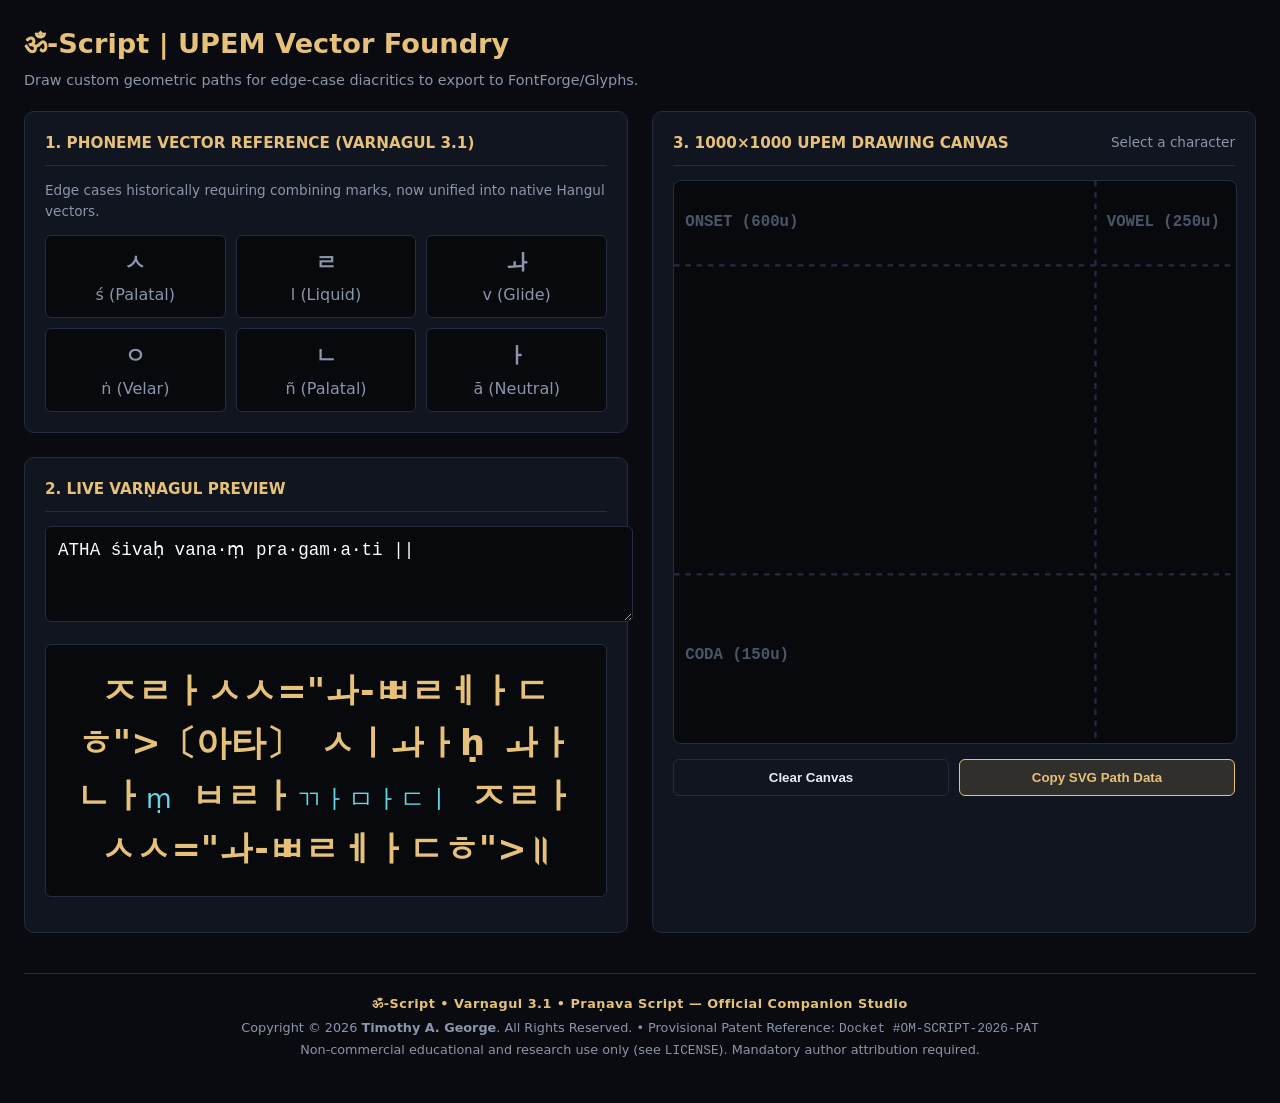
<file: Varnagul_Foundry.html>
<!--
  Copyright (c) 2026 Timothy A. George. All Rights Reserved.
  Work: ॐ-Script, Varṇagul 3.1, Praṇava Script & ॐ-SYNTH Companion Suite
  Series: Sanskrit by Architecture (Book 1, Book 2, Book 3)
  Patent Notice: Provisional Patent Reference Docket #OM-SCRIPT-2026-PAT (IPC: G06F 40/20, G06N 3/00)
  License: Non-commercial personal, educational, and research study only (see LICENSE). Mandatory attribution required.
-->
<!DOCTYPE html>
<html lang="en">
<head>
<meta charset="UTF-8">
<meta name="viewport" content="width=device-width, initial-scale=1.0">
  <meta name="author" content="Timothy A. George">
  <meta name="copyright" content="Copyright © 2026 Timothy A. George. All Rights Reserved. Patent Pending (Docket #OM-SCRIPT-2026-PAT).">
<title>ॐ-Script | UPEM Foundry & Visual Engine</title>
<style>
  :root { --bg: #090b10; --panel: #11151f; --border: #242c40; --gold: #e6c17a; --gold-dim: rgba(230, 193, 122, 0.15); --cyan: #67d4e4; --rose: #e87a90; --text: #e8ecf4; --muted: #8b95ab; }
  body { background: var(--bg); color: var(--text); font-family: system-ui, sans-serif; padding: 24px; max-width: 1400px; margin: 0 auto; line-height: 1.5; }
  h1 { color: var(--gold); margin: 0 0 5px 0; font-size: 1.7rem; font-weight: 600; }
  p.subtitle { color: var(--muted); margin: 0 0 20px 0; font-size: 0.9rem; }
  
  .grid-layout { display: grid; grid-template-columns: 1fr 1fr; gap: 24px; }
  @media (max-width: 1000px) { .grid-layout { grid-template-columns: 1fr; } }
  
  .panel { background: var(--panel); border: 1px solid var(--border); border-radius: 10px; padding: 20px; }
  .panel-header { display: flex; justify-content: space-between; border-bottom: 1px solid var(--border); padding-bottom: 10px; margin-bottom: 14px; }
  .panel-title { color: var(--gold); font-weight: 600; text-transform: uppercase; font-size: 0.95rem; }
  
  /* Input & Output */
  textarea { width: 100%; height: 70px; background: #07090d; border: 1px solid var(--border); color: #fff; padding: 12px; font-family: monospace; font-size: 1.1rem; border-radius: 6px; outline: none; margin-bottom: 15px; }
  textarea:focus { border-color: var(--gold); }
  .varnagul-stage { background: #07090d; border: 1px solid var(--border); border-radius: 6px; padding: 20px; font-size: 2.2rem; text-align: center; word-spacing: 8px; min-height: 90px; margin-bottom: 15px;}
  .v-root { color: var(--gold); font-weight: 600; }
  .v-func-word, .v-tag { font-size: 75%; color: var(--cyan); }
  .v-breath { font-size: 75%; color: var(--rose); margin: 0 6px; }

  /* 27 Phoneme Edge Cases */
  .hack-grid { display: grid; grid-template-columns: repeat(3, 1fr); gap: 10px; }
  .hack-btn { background: #07090d; border: 1px solid var(--border); color: var(--muted); padding: 10px; border-radius: 6px; cursor: pointer; text-align: center; }
  .hack-btn:hover, .hack-btn.active { border-color: var(--gold); color: var(--gold); background: var(--gold-dim); }
  .hack-jamo { font-size: 1.4rem; font-weight: bold; margin-bottom: 4px; }

  /* UPEM Foundry */
  .upem-wrapper { background: #07090d; border: 1px solid var(--border); border-radius: 8px; width: 100%; aspect-ratio: 1/1; cursor: crosshair; position: relative; touch-action: none; }
  svg#upemCanvas { width: 100%; height: 100%; display: block; }
  .upem-grid-line { stroke: #242c40; stroke-width: 4; stroke-dasharray: 10, 10; }
  .upem-label { fill: #4a5568; font-size: 28px; font-family: monospace; font-weight: bold; }
  .upem-path { fill: none; stroke: var(--gold); stroke-width: 28; stroke-linecap: round; stroke-linejoin: round; }
  
  .tools { display: flex; gap: 10px; margin-top: 15px; }
  button.action-btn { flex: 1; background: var(--panel); color: var(--text); border: 1px solid var(--border); padding: 10px; border-radius: 6px; cursor: pointer; font-weight: 600; transition: 0.15s; }
  button.action-btn.primary { background: var(--gold-dim); color: var(--gold); border-color: var(--gold); }
  button.action-btn:hover { background: var(--gold); color: var(--bg); border-color: var(--gold); }
</style>
</head>
<body>

<h1>ॐ-Script | UPEM Vector Foundry</h1>
<p class="subtitle">Draw custom geometric paths for edge-case diacritics to export to FontForge/Glyphs.</p>

<div class="grid-layout">
  <!-- LEFT COLUMN: Testing Engine & Targets -->
  <div class="left-col">
    <div class="panel" style="margin-bottom: 24px;">
      <div class="panel-header"><span class="panel-title">1. Phoneme Vector Reference (Varṇagul 3.1)</span></div>
      <p style="font-size: 0.85rem; color: var(--muted); margin-top:0;">Edge cases historically requiring combining marks, now unified into native Hangul vectors.</p>
      <div class="hack-grid">
        <div class="hack-btn" onclick="loadHack('ś', 'ㅅ', 'Palatal Sibilant')"><div class="hack-jamo">ㅅ</div>ś (Palatal)</div>
        <div class="hack-btn" onclick="loadHack('l', 'ㄹ', 'Dental Liquid')"><div class="hack-jamo">ㄹ</div>l (Liquid)</div>
        <div class="hack-btn" onclick="loadHack('v', 'ㅘ', 'Labial Glide')"><div class="hack-jamo">ㅘ</div>v (Glide)</div>
        <div class="hack-btn" onclick="loadHack('ṅ', 'ㅇ', 'Velar Nasal')"><div class="hack-jamo">ㅇ</div>ṅ (Velar)</div>
        <div class="hack-btn" onclick="loadHack('ñ', 'ㄴ', 'Palatal Nasal')"><div class="hack-jamo">ㄴ</div>ñ (Palatal)</div>
        <div class="hack-btn" onclick="loadHack('ā', 'ㅏ', 'Long Vowel')"><div class="hack-jamo">ㅏ</div>ā (Neutral)</div>
      </div>
    </div>

    <div class="panel">
      <div class="panel-header"><span class="panel-title">2. Live Varṇagul Preview</span></div>
      <textarea id="iastInput">ATHA śivaḥ vana·ṃ pra·gam·a·ti ||</textarea>
      <div class="varnagul-stage" id="varnagulOutput"></div>
    </div>
  </div>

  <!-- RIGHT COLUMN: Interactive Drawing Foundry -->
  <div class="panel">
    <div class="panel-header">
      <span class="panel-title">3. 1000×1000 UPEM Drawing Canvas</span>
      <span id="canvasTitle" style="color: var(--muted); font-size: 0.85rem;">Select a character</span>
    </div>
    
    <div class="upem-wrapper">
      <svg id="upemCanvas" viewBox="0 0 1000 1000" xmlns="http://www.w3.org/2000/svg">
        <!-- Guidelines -->
        <line x1="0" y1="150" x2="1000" y2="150" class="upem-grid-line" />
        <line x1="0" y1="700" x2="1000" y2="700" class="upem-grid-line" />
        <line x1="750" y1="0" x2="750" y2="1000" class="upem-grid-line" />
        
        <!-- Zones -->
        <text x="20" y="80" class="upem-label">ONSET (600u)</text>
        <text x="770" y="80" class="upem-label">VOWEL (250u)</text>
        <text x="20" y="850" class="upem-label" fill="#e87a90">CODA (150u)</text>
        
        <!-- Reference Shadow Layer (Shows base Hangul shape) -->
        <g id="referenceLayer" stroke="rgba(255,255,255,0.05)" stroke-width="28" fill="none" stroke-linecap="round"></g>
        
        <!-- User Drawing Layer -->
        <g id="drawLayer"></g>
      </svg>
    </div>

    <div class="tools">
      <button class="action-btn" onclick="clearCanvas()">Clear Canvas</button>
      <button class="action-btn primary" onclick="exportPath()">Copy SVG Path Data</button>
    </div>
  </div>
</div>


<footer style="margin-top:40px; padding:20px 16px; border-top:1px solid var(--border, #242c40); text-align:center; font-size:0.8rem; color:var(--text-muted, #8b95ab); line-height:1.6;">
  <div style="color:var(--gold, #e6c17a); font-weight:600; letter-spacing:0.04em; margin-bottom:4px;">ॐ-Script &bull; Varṇagul 3.1 &bull; Praṇava Script — Official Companion Studio</div>
  <div>Copyright &copy; 2026 <strong>Timothy A. George</strong>. All Rights Reserved. &bull; Provisional Patent Reference: <code>Docket #OM-SCRIPT-2026-PAT</code></div>
  <div>Non-commercial educational and research use only (see <code>LICENSE</code>). Mandatory author attribution required.</div>
</footer>

<script>
// --- VARNAGUL COMPILER LOGIC (Simplified for Demo) ---
const HANGUL_MAP = {
  'ś': 'ㅅ', 'l': 'ㄹ', 'v': 'ㅘ', 'ṅ': 'ㅇ', 'ñ': 'ㄴ', 'a': 'ㅏ', 'ā': 'ㅏ',
  'k':'ㄱ', 'g':'ㄲ', 'c':'ㅈ', 'j':'ㅉ', 't':'ㄷ', 'd':'ㄸ', 'n':'ㄴ', 'p':'ㅂ', 'b':'ㅃ', 'm':'ㅁ', 'r':'ㄹ', 's':'ㅅ', 'h':'ㅎ', 'i':'ㅣ','u':'ㅜ','e':'ㅔ','o':'ㅗ'
};

function compileStr() {
  const txt = document.getElementById('iastInput').value;
  let out = txt.replace(/ATHA/g, '<span class="v-breath">〔아타〕</span>').replace(/\|\|/g, '<span class="v-breath">॥</span>');
  
  let html = out.split(/\s+/).map(word => {
    if (word.includes('<span')) return word;
    let parts = word.split('·');
    return parts.map((p, i) => {
      let css = i===0 ? 'v-root' : 'v-tag';
      let blocks = p.split('').map(char => HANGUL_MAP[char] || char).join('');
      return `<span class="${css}">${blocks}</span>`;
    }).join('');
  }).join(' ');
  
  document.getElementById('varnagulOutput').innerHTML = html;
}
document.getElementById('iastInput').addEventListener('input', compileStr);
compileStr();

// --- VECTOR FOUNDRY DRAWING LOGIC ---
const svg = document.getElementById('upemCanvas');
const drawLayer = document.getElementById('drawLayer');
let isDrawing = false;
let currentPath = null;
let pathData = "";
let allPaths = []; // Store multiple strokes

// Reference paths for the base characters before diacritics
const REF_PATHS = {
  'ś': 'M 400 200 L 200 600 M 400 200 L 600 600', // Base ㅅ
  'l': 'M 200 200 h 300 v 200 h -300 v 200 h 300', // Base ㄹ
  'v': 'M 200 200 v 400 h 300 v -400 M 200 400 h 300', // Base ㅂ
  'ṅ': 'M 400 200 A 200 200 0 1 0 400 600 A 200 200 0 1 0 400 200', // Base ㅇ
  'ñ': 'M 200 200 v 400 h 300', // Base ㄴ
  'ā': 'M 750 300 v 300 M 750 450 h 150' // Base ㅏ
};

function loadHack(iast, jamo, name) {
  document.getElementById('canvasTitle').innerText = `Editing: ${jamo} (${name})`;
  clearCanvas();
  // Load faint reference path
  document.getElementById('referenceLayer').innerHTML = `<path d="${REF_PATHS[iast]}" />`;
  // Auto-fill input with relevant test word
  const testWords = {'ś':'śiva', 'l':'phalam', 'v':'vana', 'ṅ':'aṅga', 'ñ':'pañca', 'ā':'ātman'};
  document.getElementById('iastInput').value = `ATHA ${testWords[iast]} ||`;
  compileStr();
}

function getMousePos(evt) {
  let CTM = svg.getScreenCTM();
  let clientX = evt.touches ? evt.touches[0].clientX : evt.clientX;
  let clientY = evt.touches ? evt.touches[0].clientY : evt.clientY;
  return { x: (clientX - CTM.e) / CTM.a, y: (clientY - CTM.f) / CTM.d };
}

function startDraw(evt) {
  evt.preventDefault();
  isDrawing = true;
  let pos = getMousePos(evt);
  pathData = `M ${Math.round(pos.x)} ${Math.round(pos.y)}`;
  
  currentPath = document.createElementNS("http://www.w3.org/2000/svg", "path");
  currentPath.setAttribute("class", "upem-path");
  currentPath.setAttribute("d", pathData);
  drawLayer.appendChild(currentPath);
}

function draw(evt) {
  if (!isDrawing) return;
  evt.preventDefault();
  let pos = getMousePos(evt);
  pathData += ` L ${Math.round(pos.x)} ${Math.round(pos.y)}`;
  currentPath.setAttribute("d", pathData);
}

function endDraw() {
  if (isDrawing) {
    isDrawing = false;
    allPaths.push(pathData);
  }
}

// Mouse Events
svg.addEventListener('mousedown', startDraw);
svg.addEventListener('mousemove', draw);
window.addEventListener('mouseup', endDraw);

// Touch Events (for tablets/Surface pens)
svg.addEventListener('touchstart', startDraw, {passive: false});
svg.addEventListener('touchmove', draw, {passive: false});
window.addEventListener('touchend', endDraw);

function clearCanvas() {
  drawLayer.innerHTML = '';
  allPaths = [];
  pathData = '';
}

function exportPath() {
  if (allPaths.length === 0) return alert("Nothing drawn yet!");
  const fullSvgData = allPaths.join(' ');
  navigator.clipboard.writeText(fullSvgData).then(() => {
    alert("Vector Path Copied to Clipboard!\n\nYou can paste this directly into FontForge, Glyphs, or an SVG file.\n\nData:\n" + fullSvgData);
  });
}
</script>

</body>
</html>
</file>
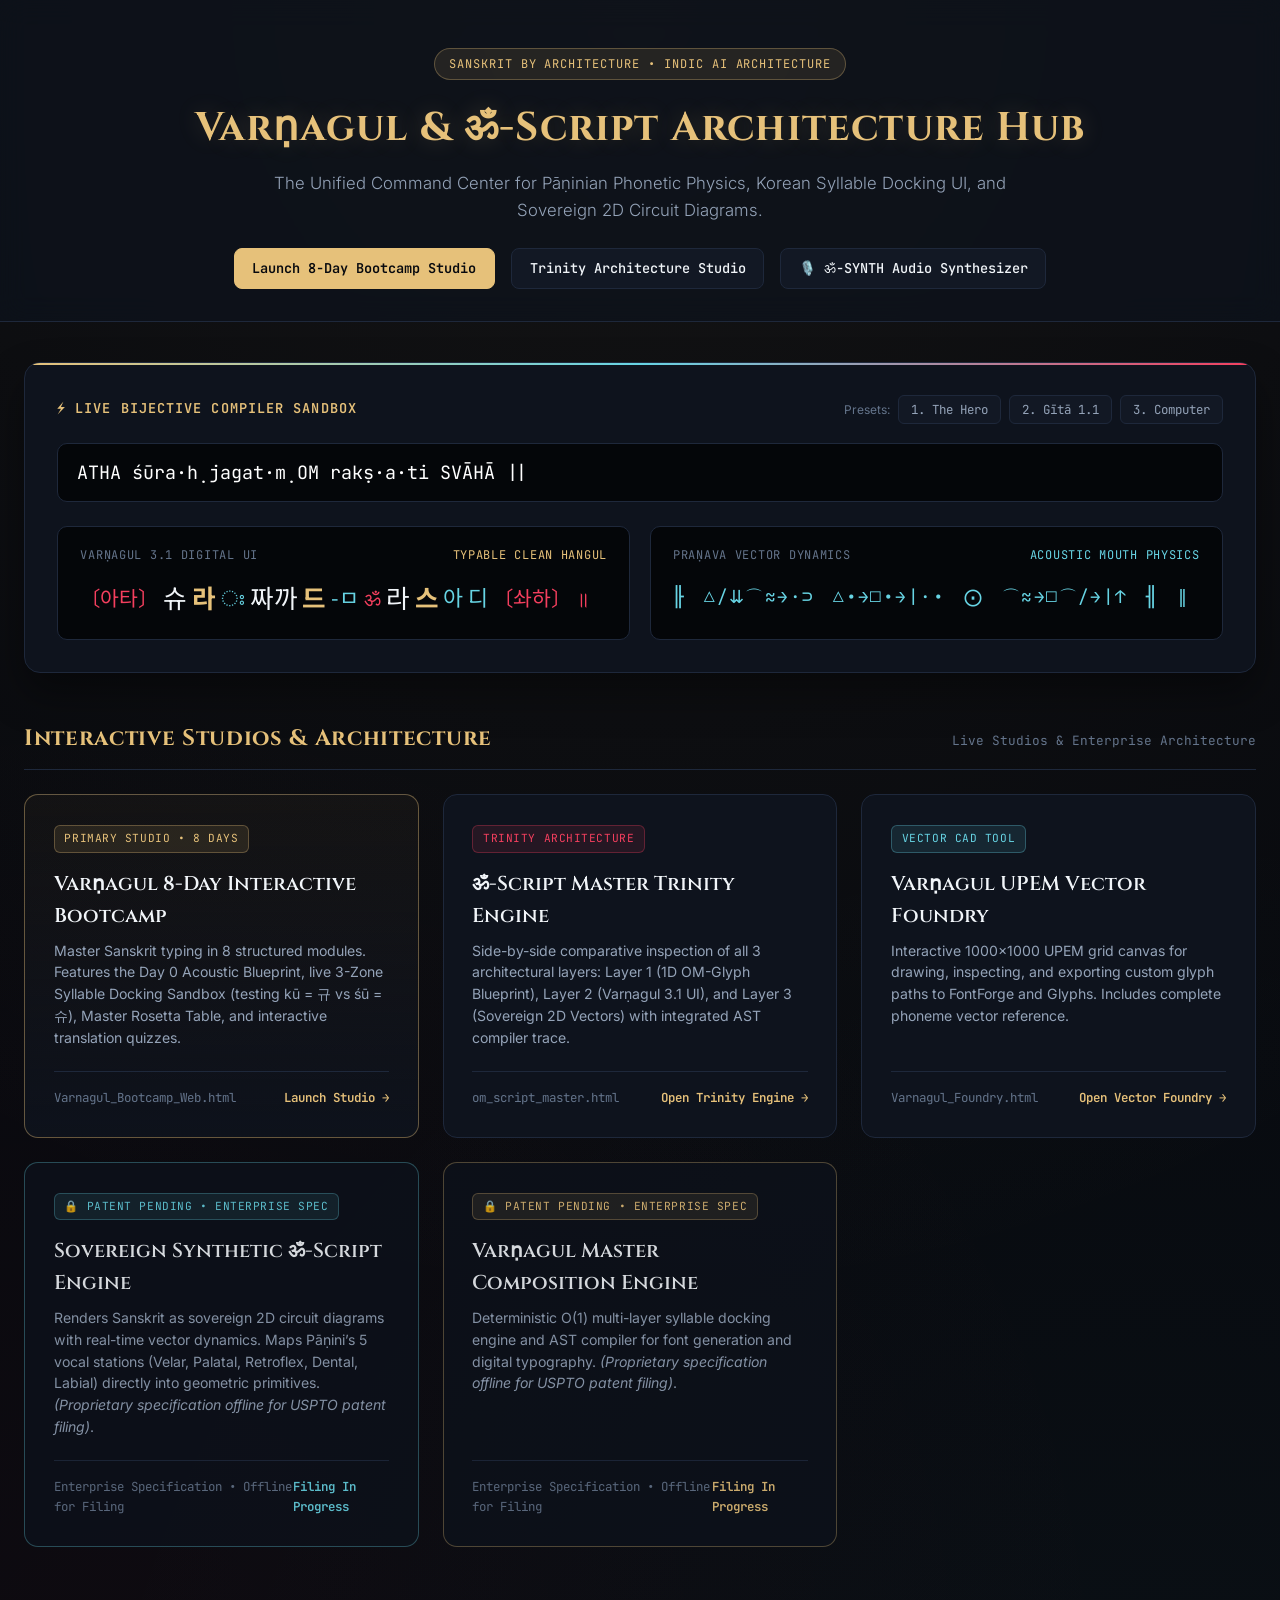
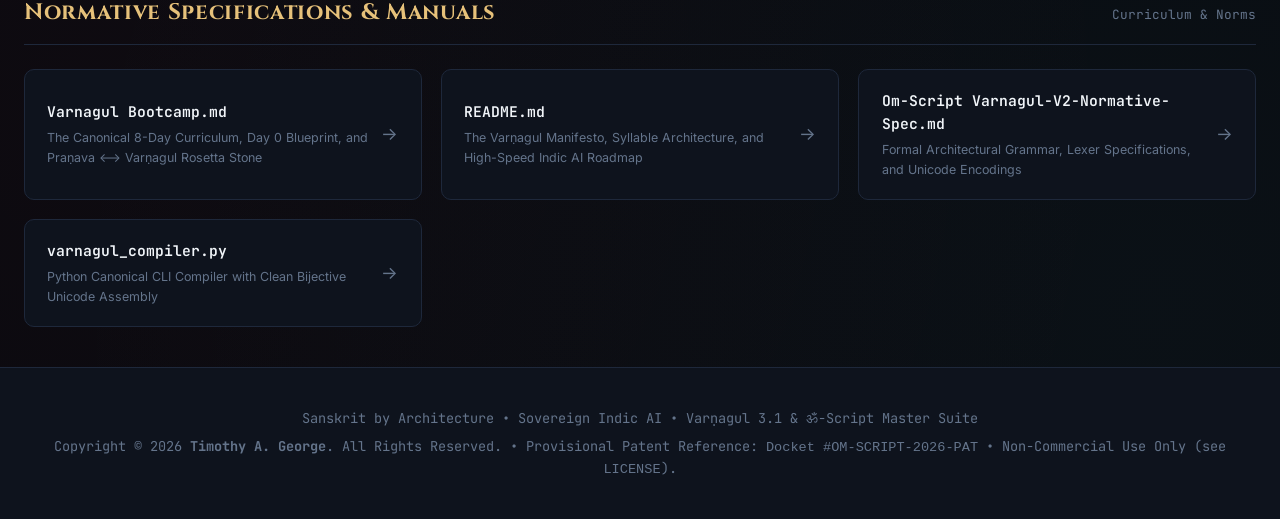
<file: varnagul_hub.html>
<!--
  Copyright (c) 2026 Timothy A. George. All Rights Reserved.
  Work: ॐ-Script, Varṇagul 3.1, Praṇava Script & ॐ-SYNTH Companion Suite
  Series: Sanskrit by Architecture (Book 1, Book 2, Book 3)
  Patent Notice: Provisional Patent Reference Docket #OM-SCRIPT-2026-PAT (IPC: G06F 40/20, G06N 3/00)
  License: Non-commercial personal, educational, and research study only (see LICENSE). Mandatory attribution required.
-->
<!DOCTYPE html>
<html lang="en">
<head>
  <meta charset="UTF-8">
  <meta name="viewport" content="width=device-width, initial-scale=1.0">
  <meta name="author" content="Timothy A. George">
  <meta name="copyright" content="Copyright © 2026 Timothy A. George. All Rights Reserved. Patent Pending (Docket #OM-SCRIPT-2026-PAT).">
  <title>Varṇagul &amp; ॐ-Script Architecture Hub | Sovereign Indic Studio</title>
  <meta name="description" content="Central Studio and Architectural Portal for Varṇagul 3.1 and Sovereign ॐ-Script: Interactive Bootcamps, 2D Anatomical Vector Engines, and Formal Specifications.">
  <link rel="preconnect" href="https://fonts.googleapis.com">
  <link rel="preconnect" href="https://fonts.gstatic.com" crossorigin>
  <link href="https://fonts.googleapis.com/css2?family=Cinzel:wght@500;600;700&family=Inter:wght@300;400;500;600;700&family=JetBrains+Mono:wght@400;500;600&family=Noto+Sans+KR:wght@400;500;700&display=swap" rel="stylesheet">
  <style>
    :root {
      --bg: #07090e;
      --surface: #0e131d;
      --surface-card: #121824;
      --surface-hover: #172030;
      --border: #1e283b;
      --border-bright: #2d3c59;
      --gold: #e6c17a;
      --gold-glow: rgba(230, 193, 122, 0.2);
      --cyan: #67d4e4;
      --cyan-glow: rgba(103, 212, 228, 0.18);
      --rose: #f43f5e;
      --rose-glow: rgba(244, 63, 94, 0.2);
      --green: #10b981;
      --text: #f1f5f9;
      --text-muted: #94a3b8;
      --text-dim: #64748b;
      --font-title: 'Cinzel', serif;
      --font-body: 'Inter', -apple-system, sans-serif;
      --font-mono: 'JetBrains Mono', monospace;
      --font-kr: 'Noto Sans KR', sans-serif;
    }

    * {
      box-sizing: border-box;
      margin: 0;
      padding: 0;
    }

    body {
      background-color: var(--bg);
      color: var(--text);
      font-family: var(--font-body);
      min-height: 100vh;
      display: flex;
      flex-direction: column;
      overflow-x: hidden;
      line-height: 1.6;
      background-image: 
        radial-gradient(circle at 50% 0%, rgba(230, 193, 122, 0.06) 0%, transparent 60%),
        radial-gradient(circle at 90% 90%, rgba(103, 212, 228, 0.04) 0%, transparent 50%),
        radial-gradient(circle at 10% 80%, rgba(244, 63, 94, 0.03) 0%, transparent 50%);
    }

    header {
      padding: 3rem 2rem 2rem;
      text-align: center;
      border-bottom: 1px solid var(--border);
      background: rgba(14, 19, 29, 0.7);
      backdrop-filter: blur(14px);
    }

    .badge-pill {
      display: inline-flex;
      align-items: center;
      gap: 0.5rem;
      padding: 0.35rem 0.9rem;
      background: rgba(230, 193, 122, 0.1);
      border: 1px solid rgba(230, 193, 122, 0.3);
      border-radius: 9999px;
      font-family: var(--font-mono);
      font-size: 0.75rem;
      color: var(--gold);
      margin-bottom: 1rem;
      letter-spacing: 0.08em;
      text-transform: uppercase;
    }

    h1 {
      font-family: var(--font-title);
      font-size: 2.5rem;
      font-weight: 700;
      color: var(--gold);
      letter-spacing: 0.03em;
      margin-bottom: 0.6rem;
      text-shadow: 0 0 25px var(--gold-glow);
    }

    .subtitle {
      color: var(--text-muted);
      font-size: 1.05rem;
      max-width: 760px;
      margin: 0 auto 1.5rem;
      font-weight: 300;
    }

    .header-links {
      display: flex;
      justify-content: center;
      gap: 1rem;
      flex-wrap: wrap;
    }

    .nav-btn {
      text-decoration: none;
      display: inline-flex;
      align-items: center;
      gap: 0.5rem;
      padding: 0.55rem 1.1rem;
      border-radius: 8px;
      font-size: 0.85rem;
      font-weight: 500;
      transition: all 0.2s ease;
      font-family: var(--font-mono);
    }

    .nav-btn.primary {
      background: var(--gold);
      color: #07090e;
      border: 1px solid var(--gold);
      font-weight: 600;
    }

    .nav-btn.primary:hover {
      background: #f3d492;
      box-shadow: 0 0 15px var(--gold-glow);
      transform: translateY(-2px);
    }

    .nav-btn.secondary {
      background: var(--surface-card);
      color: var(--text);
      border: 1px solid var(--border);
    }

    .nav-btn.secondary:hover {
      border-color: var(--cyan);
      color: var(--cyan);
      transform: translateY(-2px);
    }

    main {
      flex: 1;
      max-width: 1300px;
      width: 100%;
      margin: 0 auto;
      padding: 2.5rem 1.5rem;
      display: flex;
      flex-direction: column;
      gap: 3rem;
    }

    /* QUICK COMPILER HERO SANDBOX */
    .hero-sandbox {
      background: var(--surface);
      border: 1px solid var(--border);
      border-radius: 16px;
      padding: 2rem;
      box-shadow: 0 20px 40px rgba(0,0,0,0.4);
      position: relative;
      overflow: hidden;
    }

    .hero-sandbox::before {
      content: '';
      position: absolute;
      top: 0;
      left: 0;
      right: 0;
      height: 2px;
      background: linear-gradient(90deg, var(--gold), var(--cyan), var(--rose));
    }

    .sandbox-header {
      display: flex;
      justify-content: space-between;
      align-items: center;
      margin-bottom: 1.2rem;
      flex-wrap: wrap;
      gap: 0.8rem;
    }

    .sandbox-title {
      font-family: var(--font-mono);
      font-size: 0.85rem;
      font-weight: 600;
      color: var(--gold);
      text-transform: uppercase;
      letter-spacing: 0.08em;
    }

    .preset-chips {
      display: flex;
      gap: 0.5rem;
      flex-wrap: wrap;
    }

    .chip {
      background: var(--surface-card);
      border: 1px solid var(--border);
      color: var(--text-muted);
      padding: 0.3rem 0.75rem;
      border-radius: 6px;
      font-size: 0.78rem;
      font-family: var(--font-mono);
      cursor: pointer;
      transition: all 0.15s ease;
    }

    .chip:hover {
      border-color: var(--gold);
      color: var(--gold);
    }

    .sandbox-input {
      width: 100%;
      background: #040609;
      border: 1px solid var(--border);
      color: #fff;
      font-family: var(--font-mono);
      font-size: 1.15rem;
      padding: 1rem 1.2rem;
      border-radius: 10px;
      outline: none;
      transition: border-color 0.2s ease;
      margin-bottom: 1.5rem;
    }

    .sandbox-input:focus {
      border-color: var(--gold);
      box-shadow: 0 0 12px var(--gold-glow);
    }

    .output-grid {
      display: grid;
      grid-template-columns: 1fr 1fr;
      gap: 1.2rem;
    }

    @media (max-width: 850px) {
      .output-grid { grid-template-columns: 1fr; }
    }

    .output-card {
      background: #040609;
      border: 1px solid var(--border);
      border-radius: 10px;
      padding: 1.2rem 1.4rem;
    }

    .output-label {
      font-size: 0.75rem;
      font-family: var(--font-mono);
      color: var(--text-dim);
      text-transform: uppercase;
      letter-spacing: 0.06em;
      margin-bottom: 0.6rem;
      display: flex;
      justify-content: space-between;
    }

    .output-content {
      font-size: 1.6rem;
      font-family: var(--font-kr);
      color: var(--text);
      word-spacing: 0.4rem;
      min-height: 2.8rem;
      display: flex;
      align-items: center;
      flex-wrap: wrap;
      gap: 0.3rem;
    }

    .out-root { color: var(--gold); font-weight: 700; }
    .out-tag { color: var(--cyan); font-size: 85%; }
    .out-breath { color: var(--rose); font-size: 80%; }
    .out-vector { font-family: var(--font-mono); color: var(--cyan); font-size: 1.1rem; letter-spacing: 0.08em; }

    /* STUDIO APPS GRID */
    .section-heading {
      display: flex;
      align-items: baseline;
      justify-content: space-between;
      border-bottom: 1px solid var(--border);
      padding-bottom: 0.8rem;
      margin-bottom: 1.5rem;
    }

    .section-title {
      font-family: var(--font-title);
      font-size: 1.4rem;
      color: var(--gold);
      letter-spacing: 0.03em;
    }

    .section-count {
      font-family: var(--font-mono);
      font-size: 0.8rem;
      color: var(--text-dim);
    }

    .apps-grid {
      display: grid;
      grid-template-columns: repeat(auto-fill, minmax(360px, 1fr));
      gap: 1.5rem;
    }

    .app-card {
      background: var(--surface);
      border: 1px solid var(--border);
      border-radius: 14px;
      padding: 1.8rem;
      display: flex;
      flex-direction: column;
      justify-content: space-between;
      transition: all 0.25s cubic-bezier(0.4, 0, 0.2, 1);
      position: relative;
      text-decoration: none;
      color: inherit;
    }

    .app-card:hover {
      transform: translateY(-4px);
      border-color: var(--border-bright);
      background: var(--surface-card);
      box-shadow: 0 15px 30px rgba(0,0,0,0.5);
    }

    .app-card.featured {
      border-color: rgba(230, 193, 122, 0.4);
      background: linear-gradient(180deg, rgba(230, 193, 122, 0.04) 0%, rgba(14, 19, 29, 0.9) 100%);
    }

    .app-card.featured:hover {
      border-color: var(--gold);
      box-shadow: 0 15px 35px var(--gold-glow);
    }

    .app-badge {
      display: inline-block;
      padding: 0.25rem 0.6rem;
      background: rgba(103, 212, 228, 0.1);
      border: 1px solid rgba(103, 212, 228, 0.3);
      border-radius: 6px;
      font-family: var(--font-mono);
      font-size: 0.7rem;
      color: var(--cyan);
      letter-spacing: 0.05em;
      text-transform: uppercase;
      margin-bottom: 0.9rem;
      align-self: flex-start;
    }

    .app-badge.gold {
      background: rgba(230, 193, 122, 0.1);
      border-color: rgba(230, 193, 122, 0.3);
      color: var(--gold);
    }

    .app-badge.rose {
      background: rgba(244, 63, 94, 0.1);
      border-color: rgba(244, 63, 94, 0.3);
      color: var(--rose);
    }

    .app-title {
      font-family: var(--font-title);
      font-size: 1.25rem;
      font-weight: 600;
      color: var(--text);
      margin-bottom: 0.5rem;
      display: flex;
      align-items: center;
      gap: 0.5rem;
    }

    .app-card:hover .app-title {
      color: var(--gold);
    }

    .app-desc {
      color: var(--text-muted);
      font-size: 0.88rem;
      margin-bottom: 1.4rem;
      line-height: 1.55;
    }

    .app-meta {
      display: flex;
      align-items: center;
      justify-content: space-between;
      border-top: 1px solid var(--border);
      padding-top: 1rem;
      font-family: var(--font-mono);
      font-size: 0.78rem;
      color: var(--text-dim);
    }

    .app-action {
      color: var(--gold);
      display: flex;
      align-items: center;
      gap: 0.3rem;
      font-weight: 600;
    }

    /* SPECIFICATIONS & DOCS LIST */
    .docs-list {
      display: grid;
      grid-template-columns: repeat(auto-fill, minmax(360px, 1fr));
      gap: 1.2rem;
    }

    .doc-item {
      background: var(--surface);
      border: 1px solid var(--border);
      border-radius: 10px;
      padding: 1.2rem 1.4rem;
      display: flex;
      align-items: center;
      justify-content: space-between;
      text-decoration: none;
      color: inherit;
      transition: all 0.2s ease;
    }

    .doc-item:hover {
      border-color: var(--cyan);
      background: var(--surface-card);
      transform: translateX(4px);
    }

    .doc-info {
      display: flex;
      flex-direction: column;
      gap: 0.25rem;
    }

    .doc-name {
      font-family: var(--font-mono);
      font-size: 0.92rem;
      font-weight: 600;
      color: var(--text);
    }

    .doc-item:hover .doc-name {
      color: var(--cyan);
    }

    .doc-desc {
      font-size: 0.78rem;
      color: var(--text-dim);
    }

    .doc-arrow {
      color: var(--text-dim);
      font-size: 1.1rem;
      transition: color 0.2s ease;
    }

    .doc-item:hover .doc-arrow {
      color: var(--cyan);
    }

    footer {
      border-top: 1px solid var(--border);
      padding: 2.5rem 2rem;
      text-align: center;
      color: var(--text-dim);
      font-size: 0.85rem;
      background: var(--surface);
      font-family: var(--font-mono);
    }
  </style>
</head>
<body>

  <header>
    <div class="badge-pill">Sanskrit by Architecture • Indic AI Architecture</div>
    <h1>Varṇagul &amp; ॐ-Script Architecture Hub</h1>
    <p class="subtitle">The Unified Command Center for Pāṇinian Phonetic Physics, Korean Syllable Docking UI, and Sovereign 2D Circuit Diagrams.</p>
    <div class="header-links">
      <a href="Varnagul_Bootcamp_Web.html" class="nav-btn primary">Launch 8-Day Bootcamp Studio</a>
      <a href="om_script_master.html" class="nav-btn secondary">Trinity Architecture Studio</a>
      <a href="index.html" class="nav-btn secondary">🎙️ ॐ-SYNTH Audio Synthesizer</a>
    </div>
  </header>

  <main>

    <!-- LIVE HERO SANDBOX -->
    <section class="hero-sandbox">
      <div class="sandbox-header">
        <span class="sandbox-title">⚡ Live Bijective Compiler Sandbox</span>
        <div class="preset-chips">
          <span style="font-size:0.75rem; color:var(--text-dim); align-self:center;">Presets:</span>
          <button class="chip" onclick="setPreset('ATHA śūra·ḥ jagat·ṃ OM rakṣ·a·ti SVĀHĀ ||')">1. The Hero</button>
          <button class="chip" onclick="setPreset('ATHA dhṛtarāṣṭra·ḥ hūṃ OM vac·a·tava·ti || dharma kṣetra·su ||')">2. Gītā 1.1</button>
          <button class="chip" onclick="setPreset('ATHA aham gaṇaka·ṃ OM kṛ·a·mi SVĀHĀ ||')">3. Computer</button>
        </div>
      </div>
      <input type="text" id="hubInput" class="sandbox-input" value="ATHA śūra·ḥ jagat·ṃ OM rakṣ·a·ti SVĀHĀ ||" spellcheck="false" placeholder="Type dotted IAST (e.g. ATHA śūra·ḥ jagat·ṃ OM rakṣ·a·ti SVĀHĀ ||)">
      <div class="output-grid">
        <div class="output-card">
          <div class="output-label">
            <span>Varṇagul 3.1 Digital UI</span>
            <span style="color:var(--gold);">Typable Clean Hangul</span>
          </div>
          <div class="output-content" id="vOutput">슈라ঃ 자갇-ㅁ ॐ 랔스아디 〔솨하〕 ॥</div>
        </div>
        <div class="output-card">
          <div class="output-label">
            <span>Praṇava Vector Dynamics</span>
            <span style="color:var(--cyan);">Acoustic Mouth Physics</span>
          </div>
          <div class="output-content out-vector" id="pOutput">╟ △/⇊⌒≈:·⊃ |•→□•|:• ⨀ ⌒≈→□⌒/→|↑ ╢ ‖</div>
        </div>
      </div>
    </section>

    <!-- APPS GRID -->
    <section>
      <div class="section-heading">
        <h2 class="section-title">Interactive Studios &amp; Architecture</h2>
        <span class="section-count">Live Studios &amp; Enterprise Architecture</span>
      </div>
      <div class="apps-grid">

        <!-- App 1: 8-Day Bootcamp -->
        <a href="Varnagul_Bootcamp_Web.html" class="app-card featured">
          <div>
            <div class="app-badge gold">Primary Studio • 8 Days</div>
            <h3 class="app-title">Varṇagul 8-Day Interactive Bootcamp</h3>
            <p class="app-desc">Master Sanskrit typing in 8 structured modules. Features the Day 0 Acoustic Blueprint, live 3-Zone Syllable Docking Sandbox (testing kū = 규 vs śū = 슈), Master Rosetta Table, and interactive translation quizzes.</p>
          </div>
          <div class="app-meta">
            <span>Varnagul_Bootcamp_Web.html</span>
            <span class="app-action">Launch Studio →</span>
          </div>
        </a>

        <!-- App 2: Master Trinity Engine -->
        <a href="om_script_master.html" class="app-card">
          <div>
            <div class="app-badge rose">Trinity Architecture</div>
            <h3 class="app-title">ॐ-Script Master Trinity Engine</h3>
            <p class="app-desc">Side-by-side comparative inspection of all 3 architectural layers: Layer 1 (1D OM-Glyph Blueprint), Layer 2 (Varṇagul 3.1 UI), and Layer 3 (Sovereign 2D Vectors) with integrated AST compiler trace.</p>
          </div>
          <div class="app-meta">
            <span>om_script_master.html</span>
            <span class="app-action">Open Trinity Engine →</span>
          </div>
        </a>

        <!-- App 3: UPEM Vector Foundry -->
        <a href="Varnagul_Foundry.html" class="app-card">
          <div>
            <div class="app-badge">Vector CAD Tool</div>
            <h3 class="app-title">Varṇagul UPEM Vector Foundry</h3>
            <p class="app-desc">Interactive 1000×1000 UPEM grid canvas for drawing, inspecting, and exporting custom glyph paths to FontForge and Glyphs. Includes complete phoneme vector reference.</p>
          </div>
          <div class="app-meta">
            <span>Varnagul_Foundry.html</span>
            <span class="app-action">Open Vector Foundry →</span>
          </div>
        </a>

        <!-- App 4: Sovereign Synthetic ॐ-Script Engine (Patent Pending / Enterprise) -->
        <div class="app-card" style="opacity: 0.88; border: 1px solid rgba(103, 212, 228, 0.35); background: rgba(13, 18, 28, 0.85);">
          <div>
            <div class="app-badge cyan">🔒 Patent Pending • Enterprise Spec</div>
            <h3 class="app-title">Sovereign Synthetic ॐ-Script Engine</h3>
            <p class="app-desc">Renders Sanskrit as sovereign 2D circuit diagrams with real-time vector dynamics. Maps Pāṇini’s 5 vocal stations (Velar, Palatal, Retroflex, Dental, Labial) directly into geometric primitives. <em>(Proprietary specification offline for USPTO patent filing)</em>.</p>
          </div>
          <div class="app-meta">
            <span style="color: var(--text-dim);">Enterprise Specification • Offline for Filing</span>
            <span class="app-action" style="color: var(--cyan); cursor: default;">Filing In Progress</span>
          </div>
        </div>

        <!-- App 5: Varṇagul Master Engine (Patent Pending / Enterprise) -->
        <div class="app-card" style="opacity: 0.88; border: 1px solid rgba(230, 193, 122, 0.35); background: rgba(13, 18, 28, 0.85);">
          <div>
            <div class="app-badge gold">🔒 Patent Pending • Enterprise Spec</div>
            <h3 class="app-title">Varṇagul Master Composition Engine</h3>
            <p class="app-desc">Deterministic O(1) multi-layer syllable docking engine and AST compiler for font generation and digital typography. <em>(Proprietary specification offline for USPTO patent filing)</em>.</p>
          </div>
          <div class="app-meta">
            <span style="color: var(--text-dim);">Enterprise Specification • Offline for Filing</span>
            <span class="app-action" style="color: var(--gold); cursor: default;">Filing In Progress</span>
          </div>
        </div>

      </div>
    </section>

    <!-- SPECIFICATIONS & DOCUMENTATION -->
    <section>
      <div class="section-heading">
        <h2 class="section-title">Normative Specifications &amp; Manuals</h2>
        <span class="section-count">Curriculum &amp; Norms</span>
      </div>
      <div class="docs-list">

        <a href="Varnagul Bootcamp.md" class="doc-item">
          <div class="doc-info">
            <span class="doc-name">Varnagul Bootcamp.md</span>
            <span class="doc-desc">The Canonical 8-Day Curriculum, Day 0 Blueprint, and Praṇava ⟷ Varṇagul Rosetta Stone</span>
          </div>
          <span class="doc-arrow">→</span>
        </a>

        <a href="README.md" class="doc-item">
          <div class="doc-info">
            <span class="doc-name">README.md</span>
            <span class="doc-desc">The Varṇagul Manifesto, Syllable Architecture, and High-Speed Indic AI Roadmap</span>
          </div>
          <span class="doc-arrow">→</span>
        </a>

        <a href="Om-Script Varnagul-V2-Normative-Spec.md" class="doc-item">
          <div class="doc-info">
            <span class="doc-name">Om-Script Varnagul-V2-Normative-Spec.md</span>
            <span class="doc-desc">Formal Architectural Grammar, Lexer Specifications, and Unicode Encodings</span>
          </div>
          <span class="doc-arrow">→</span>
        </a>

        <a href="varnagul_compiler.py" class="doc-item">
          <div class="doc-info">
            <span class="doc-name">varnagul_compiler.py</span>
            <span class="doc-desc">Python Canonical CLI Compiler with Clean Bijective Unicode Assembly</span>
          </div>
          <span class="doc-arrow">→</span>
        </a>

      </div>
    </section>

  </main>

  <footer>
    <div>Sanskrit by Architecture &bull; Sovereign Indic AI &bull; Varṇagul 3.1 &amp; ॐ-Script Master Suite</div>
    <div style="margin-top:6px;">Copyright &copy; 2026 <strong>Timothy A. George</strong>. All Rights Reserved. &bull; Provisional Patent Reference: <code>Docket #OM-SCRIPT-2026-PAT</code> &bull; Non-Commercial Use Only (see <code>LICENSE</code>).</div>
  </footer>

  <script>
    const CHOSUNG = ['ㄱ','ㄲ','ㄴ','ㄷ','ㄸ','ㄹ','ㅁ','ㅂ','ㅃ','ㅅ','ㅆ','ㅇ','ㅈ','ㅉ','ㅊ','ㅋ','ㅌ','ㅍ','ㅎ'];
    const JUNGSUNG = ['ㅏ','ㅐ','ㅑ','ㅒ','ㅓ','ㅔ','ㅕ','ㅖ','ㅗ','ㅘ','ᅫ','ㅚ','ㅛ','ㅜ','ㅝ','ㅞ','ㅟ','ㅠ','ㅡ','ㅢ','ㅣ'];
    const JONGSUNG = ['','ㄱ','ㄲ','ㄳ','ㄴ','ㄵ','ㄶ','ㄷ','ㄹ','ㄺ','ㄻ','ㄼ','ㄽ','ㄾ','ㄿ','ㅀ','ㅁ','ㅂ','ㅄ','ㅅ','ㅆ','ㅇ','ㅈ','ㅊ','ㅋ','ㅌ','ㅍ','ㅎ'];

    function composeHangul(c, v, j = '') {
      let ci = CHOSUNG.indexOf(c);
      let vi = JUNGSUNG.indexOf(v);
      let ji = JONGSUNG.indexOf(j);
      if (ci === -1) ci = 11;
      if (vi === -1) vi = 0;
      if (ji === -1) ji = 0;
      return String.fromCharCode(0xAC00 + (ci * 21 + vi) * 28 + ji);
    }

    const V_CONSONANTS = {
      'k': 'ㄱ', 'kh': 'ㅋ', 'g': 'ㄲ', 'gh': 'ㅋ', 'ṅ': 'ㅇ',
      'c': 'ㅈ', 'ch': 'ㅊ', 'j': 'ㅉ', 'jh': 'ㅊ', 'ñ': 'ㄴ',
      'ṭ': 'ㄷ', 'ṭh': 'ㅌ', 'ḍ': 'ㄸ', 'ḍh': 'ㅌ', 'ṇ': 'ㄴ',
      't': 'ㄷ', 'th': 'ㅌ', 'd': 'ㄸ', 'dh': 'ㅌ', 'n': 'ㄴ',
      'p': 'ㅂ', 'ph': 'ㅍ', 'b': 'ㅃ', 'bh': 'ㅍ', 'm': 'ㅁ',
      'y': 'ㅇ', 'r': 'ㄹ', 'l': 'ㄹ', 'v': 'ㅂ',
      'ś': 'ㅅ', 'ṣ': 'ㅅ', 's': 'ㅅ', 'h': 'ㅎ'
    };

    const V_VOWELS = {
      'a': 'ㅏ', 'ā': 'ㅏ', 'i': 'ㅣ', 'ī': 'ㅐ', 'u': 'ㅜ', 'ū': 'ㅠ',
      'ṛ': 'ㅡ', 'ṝ': 'ㅢ', 'e': 'ㅔ', 'ai': 'ㅖ', 'o': 'ㅗ', 'au': 'ㅛ'
    };

    const P_VECTORS = {
      'k': '□', 'kh': "□'", 'g': '□•', 'gh': "□•'", 'ṅ': '□~',
      'c': '△', 'ch': "△'", 'j': '△•', 'jh': "△•'", 'ñ': '△~',
      'ṭ': '⌒', 'ṭh': "⌒'", 'ḍ': '⌒•', 'ḍh': "⌒•'", 'ṇ': '⌒~',
      't': '|', 'th': "|'", 'd': '|•', 'dh': "|•'", 'n': '|~',
      'p': '○', 'ph': "○'", 'b': '○•', 'bh': "○•'", 'm': '○~',
      'y': '△≈', 'r': '⌒≈', 'l': '|≈', 'v': '○≈',
      'ś': '△/', 'ṣ': '⌒/', 's': '|/', 'h': '□/',
      'a': '→', 'ā': '↠', 'i': '↑', 'ī': '⇈', 'u': '↓', 'ū': '⇊',
      'ṛ': '↺', 'ṝ': '⇋', 'e': '↗', 'ai': '⇗', 'o': '↘', 'au': '⇘'
    };

    function compileWord(word) {
      if (word === 'ATHA') return { v: '<span class="out-breath">〔아타〕</span>', p: '╟' };
      if (word === 'OM') return { v: '<span class="out-breath">ॐ</span>', p: '⨀' };
      if (word === 'SVĀHĀ') return { v: '<span class="out-breath">〔솨하〕</span>', p: '╢' };
      if (word === '||') return { v: '<span class="out-breath">॥</span>', p: '‖' };
      if (word === 'hīṃ' || word === 'hūṃ') return { v: `<span class="out-breath">₍${word}₎</span>`, p: '𝄾' };

      const parts = word.split('·');
      let vRes = '', pRes = '';

      parts.forEach((part, pIdx) => {
        if (part === 'ḥ') {
          vRes += '<span class="out-tag">ঃ</span>';
          pRes += '·⊃';
          return;
        }
        if (part === 'ṃ') {
          vRes += '<span class="out-tag">-ㅁ</span>';
          pRes += '·•';
          return;
        }

        // Tokenize phonemes
        let i = 0;
        let pVecs = [];
        let curCho = 'ㅇ', curJung = null, curJong = '';

        while (i < part.length) {
          let matched = false;
          // Try 2-char consonants first
          for (let len of [2, 1]) {
            let sub = part.substr(i, len);
            if (V_CONSONANTS[sub]) {
              if (curJung) {
                // Flush previous block
                vRes += composeHangul(curCho, curJung, curJong);
                curCho = 'ㅇ'; curJung = null; curJong = '';
              }
              curCho = V_CONSONANTS[sub];
              pVecs.push(P_VECTORS[sub] || sub);
              i += len;
              matched = true;
              break;
            } else if (V_VOWELS[sub]) {
              curJung = V_VOWELS[sub];
              pVecs.push(P_VECTORS[sub] || sub);
              i += len;
              matched = true;
              break;
            }
          }
          if (!matched) { i++; }
        }

        if (curJung) {
          vRes += `<span class="${pIdx === 0 ? 'out-root' : 'out-tag'}">${composeHangul(curCho, curJung, curJong)}</span>`;
        } else if (curCho !== 'ㅇ') {
          // Dead stop with carrier
          vRes += `<span class="${pIdx === 0 ? 'out-root' : 'out-tag'}">${composeHangul(curCho, 'ㅡ', '')}</span>`;
        }
        pRes += pVecs.join('');
      });

      return { v: vRes, p: pRes };
    }

    function runHubCompiler() {
      const val = document.getElementById('hubInput').value.trim();
      if (!val) {
        document.getElementById('vOutput').innerHTML = '';
        document.getElementById('pOutput').innerText = '';
        return;
      }
      const words = val.split(/\s+/);
      const vWords = [], pWords = [];
      for (const w of words) {
        const res = compileWord(w);
        vWords.push(res.v);
        pWords.push(res.p);
      }
      document.getElementById('vOutput').innerHTML = vWords.join(' ');
      document.getElementById('pOutput').innerText = pWords.join(' ');
    }

    function setPreset(txt) {
      document.getElementById('hubInput').value = txt;
      runHubCompiler();
    }

    document.getElementById('hubInput').addEventListener('input', runHubCompiler);
    runHubCompiler();
  </script>
</body>
</html>
</file>
<file: Om-synth/style.css>
/* ==========================================================================
   ॐ-SYNTH (Om-Synth) // Advanced Sanskrit Phonology & Speech Studio
   Design System: Obsidian Glassmorphism, Saffron Glow & Precision Typography
   ========================================================================== */

@import url('https://fonts.googleapis.com/css2?family=Outfit:wght@300;400;500;600;700;800&family=JetBrains+Mono:wght@400;600&family=Noto+Sans+Devanagari:wght@400;600;700&family=Noto+Sans+Telugu:wght@400;600;700&display=swap');

:root {
  --bg-primary: #07090e;
  --bg-secondary: #0d121d;
  --bg-glass: rgba(15, 23, 42, 0.75);
  --bg-card: rgba(30, 41, 59, 0.5);
  --bg-card-hover: rgba(51, 65, 85, 0.6);
  --border-subtle: rgba(255, 255, 255, 0.08);
  --border-glow: rgba(245, 158, 11, 0.35);
  
  --accent-saffron: #f59e0b;
  --accent-saffron-glow: rgba(245, 158, 11, 0.4);
  --accent-amber: #d97706;
  --accent-cyan: #06b6d4;
  --accent-purple: #8b5cf6;
  --accent-emerald: #10b981;
  --accent-crimson: #ef4444;

  --text-main: #f8fafc;
  --text-muted: #94a3b8;
  --text-dim: #64748b;
  
  --font-main: 'Outfit', -apple-system, BlinkMacSystemFont, sans-serif;
  --font-mono: 'JetBrains Mono', monospace;
  --font-deva: 'Noto Sans Devanagari', sans-serif;
  --font-telugu: 'Noto Sans Telugu', sans-serif;

  --radius-lg: 16px;
  --radius-md: 12px;
  --radius-sm: 8px;
  --shadow-glow: 0 0 25px rgba(245, 158, 11, 0.15);
  --transition-smooth: all 0.25s cubic-bezier(0.16, 1, 0.3, 1);
}

* {
  box-sizing: border-box;
  margin: 0;
  padding: 0;
}

body {
  background-color: var(--bg-primary);
  background-image: 
    radial-gradient(at 0% 0%, rgba(245, 158, 11, 0.07) 0px, transparent 50%),
    radial-gradient(at 100% 0%, rgba(6, 182, 212, 0.07) 0px, transparent 50%),
    radial-gradient(at 50% 100%, rgba(139, 92, 246, 0.06) 0px, transparent 60%);
  color: var(--text-main);
  font-family: var(--font-main);
  min-height: 100vh;
  line-height: 1.6;
  overflow-x: hidden;
}

/* Scrollbar */
::-webkit-scrollbar {
  width: 8px;
  height: 8px;
}
::-webkit-scrollbar-track {
  background: var(--bg-primary);
}
::-webkit-scrollbar-thumb {
  background: var(--border-subtle);
  border-radius: 4px;
}
::-webkit-scrollbar-thumb:hover {
  background: var(--accent-saffron);
}

/* Layout */
.app-container {
  max-width: 1440px;
  margin: 0 auto;
  padding: 24px;
  display: flex;
  flex-direction: column;
  gap: 24px;
}

/* Header */
.app-header {
  display: flex;
  justify-content: space-between;
  align-items: center;
  padding: 20px 28px;
  background: var(--bg-glass);
  backdrop-filter: blur(16px);
  border: 1px solid var(--border-subtle);
  border-radius: var(--radius-lg);
  box-shadow: 0 10px 30px rgba(0, 0, 0, 0.4);
}

.brand-wrapper {
  display: flex;
  align-items: center;
  gap: 16px;
}

.brand-symbol {
  font-size: 2.2rem;
  color: var(--accent-saffron);
  text-shadow: 0 0 16px var(--accent-saffron-glow);
  line-height: 1;
}

.brand-title {
  font-size: 1.5rem;
  font-weight: 700;
  letter-spacing: -0.02em;
  color: var(--text-main);
}

.brand-tag {
  font-size: 0.8rem;
  color: var(--accent-cyan);
  font-family: var(--font-mono);
  text-transform: uppercase;
  letter-spacing: 0.1em;
}

/* Navigation Tabs */
.nav-tabs {
  display: flex;
  background: var(--bg-secondary);
  padding: 4px;
  border-radius: var(--radius-md);
  border: 1px solid var(--border-subtle);
  gap: 4px;
}

.tab-btn {
  background: transparent;
  border: none;
  color: var(--text-muted);
  font-family: var(--font-main);
  font-size: 0.95rem;
  font-weight: 600;
  padding: 10px 20px;
  border-radius: var(--radius-sm);
  cursor: pointer;
  transition: var(--transition-smooth);
  display: flex;
  align-items: center;
  gap: 8px;
}

.tab-btn:hover {
  color: var(--text-main);
}

.tab-btn.active {
  background: var(--accent-saffron);
  color: #000;
  box-shadow: 0 2px 12px var(--accent-saffron-glow);
}

/* Main Content Panels */
.tab-panel {
  display: none;
  animation: fadeIn 0.3s ease-out;
}
.tab-panel.active {
  display: block;
}

@keyframes fadeIn {
  from { opacity: 0; transform: translateY(6px); }
  to { opacity: 1; transform: translateY(0); }
}

/* ==========================================================================
   MODE 1: VOCAL TRACT & PHONOLOGY MATRIX
   ========================================================================== */

.matrix-header-bar {
  display: flex;
  justify-content: space-between;
  align-items: center;
  margin-bottom: 20px;
  flex-wrap: wrap;
  gap: 16px;
}

.script-toggle-group {
  display: flex;
  align-items: center;
  gap: 8px;
  background: var(--bg-card);
  border: 1px solid var(--border-subtle);
  padding: 4px 12px;
  border-radius: 24px;
}

.script-chip {
  background: transparent;
  border: 1px solid transparent;
  color: var(--text-muted);
  padding: 4px 10px;
  border-radius: 16px;
  font-size: 0.8rem;
  font-weight: 500;
  transition: var(--transition-smooth);
  user-select: none;
}

.script-chip.locked {
  cursor: default;
  color: var(--text-main);
  background: rgba(255, 255, 255, 0.05);
  border-color: rgba(255, 255, 255, 0.1);
}

.script-chip.toggle {
  cursor: pointer;
  border-color: var(--border-subtle);
}

.script-chip.toggle:hover {
  border-color: var(--accent-cyan);
  color: var(--accent-cyan);
}

.script-chip.toggle.active {
  background: rgba(6, 182, 212, 0.15);
  border-color: var(--accent-cyan);
  color: var(--accent-cyan);
  box-shadow: 0 0 10px rgba(6, 182, 212, 0.25);
}

.sthana-filters {
  display: flex;
  gap: 8px;
  flex-wrap: wrap;
}

.sthana-chip {
  background: var(--bg-card);
  border: 1px solid var(--border-subtle);
  color: var(--text-muted);
  padding: 6px 14px;
  border-radius: 20px;
  font-size: 0.85rem;
  font-weight: 500;
  cursor: pointer;
  transition: var(--transition-smooth);
  display: flex;
  align-items: center;
  gap: 6px;
}

.sthana-chip:hover, .sthana-chip.active {
  border-color: var(--accent-saffron);
  color: var(--accent-saffron);
  background: rgba(245, 158, 11, 0.1);
}

.sthana-indicator {
  width: 8px;
  height: 8px;
  border-radius: 50%;
}

/* Two-column layout: Anatomical Graphic + Phoneme Matrix */
.matrix-layout-grid {
  display: grid;
  grid-template-columns: 360px 1fr;
  gap: 24px;
}

@media (max-width: 1080px) {
  .matrix-layout-grid {
    grid-template-columns: 1fr;
  }
}

/* Anatomical Visualizer Card */
.anatomy-card {
  background: var(--bg-glass);
  backdrop-filter: blur(16px);
  border: 1px solid var(--border-subtle);
  border-radius: var(--radius-lg);
  padding: 20px;
  display: flex;
  flex-direction: column;
  gap: 16px;
}

.anatomy-header {
  display: flex;
  justify-content: space-between;
  align-items: center;
}

.anatomy-title {
  font-size: 1.1rem;
  font-weight: 600;
}

.vocal-tract-stage {
  position: relative;
  width: 100%;
  height: 280px;
  background: var(--bg-secondary);
  border-radius: var(--radius-md);
  border: 1px solid var(--border-subtle);
  overflow: hidden;
  display: flex;
  justify-content: center;
  align-items: center;
}

.vocal-tract-svg {
  width: 90%;
  height: 90%;
}

.sthana-marker {
  cursor: pointer;
  transition: transform 0.2s ease;
}
.sthana-marker:hover {
  transform: scale(1.15);
}
.sthana-marker.active circle {
  filter: drop-shadow(0 0 8px currentColor);
}

/* Selected Phoneme HUD */
.selected-phoneme-hud {
  background: var(--bg-secondary);
  border: 1px solid var(--border-subtle);
  border-radius: var(--radius-md);
  padding: 16px;
  display: flex;
  flex-direction: column;
  gap: 12px;
}

.hud-glyphs {
  display: flex;
  justify-content: space-around;
  align-items: center;
  padding: 10px 0;
  border-bottom: 1px solid var(--border-subtle);
}

.glyph-badge {
  text-align: center;
}

.glyph-label {
  font-size: 0.75rem;
  color: var(--text-dim);
  text-transform: uppercase;
}

.glyph-val-deva {
  font-family: var(--font-deva);
  font-size: 2.2rem;
  font-weight: 700;
  color: var(--accent-saffron);
}

.glyph-val-telugu {
  font-family: var(--font-telugu);
  font-size: 2.2rem;
  font-weight: 700;
  color: var(--accent-cyan);
}

.glyph-val-iast {
  font-family: var(--font-mono);
  font-size: 1.8rem;
  font-weight: 600;
  color: var(--text-main);
}

.hud-details {
  display: flex;
  flex-direction: column;
  gap: 6px;
  font-size: 0.9rem;
}

.hud-row {
  display: flex;
  justify-content: space-between;
}
.hud-k { color: var(--text-dim); }
.hud-v { color: var(--text-main); font-weight: 500; }

.play-sound-btn {
  background: linear-gradient(135deg, var(--accent-saffron), var(--accent-amber));
  border: none;
  color: #000;
  font-family: var(--font-main);
  font-weight: 700;
  font-size: 0.95rem;
  padding: 12px;
  border-radius: var(--radius-sm);
  cursor: pointer;
  display: flex;
  align-items: center;
  justify-content: center;
  gap: 8px;
  transition: var(--transition-smooth);
}

.play-sound-btn:hover {
  box-shadow: 0 4px 16px var(--accent-saffron-glow);
  transform: translateY(-1px);
}

/* Tables Section */
.tables-wrapper {
  display: flex;
  flex-direction: column;
  gap: 24px;
}

.table-card {
  background: var(--bg-glass);
  backdrop-filter: blur(16px);
  border: 1px solid var(--border-subtle);
  border-radius: var(--radius-lg);
  padding: 20px;
  overflow-x: auto;
}

.table-title-row {
  display: flex;
  justify-content: space-between;
  align-items: center;
  margin-bottom: 16px;
}

.table-title {
  font-size: 1.15rem;
  font-weight: 700;
}

.phonology-table {
  width: 100%;
  border-collapse: separate;
  border-spacing: 6px;
}

.phonology-table th {
  background: var(--bg-secondary);
  color: var(--text-dim);
  font-size: 0.8rem;
  font-weight: 600;
  text-transform: uppercase;
  letter-spacing: 0.05em;
  padding: 10px 12px;
  border-radius: var(--radius-sm);
  text-align: center;
}

.station-cell-header {
  text-align: left !important;
  font-size: 0.85rem !important;
  color: var(--accent-saffron) !important;
  min-width: 120px;
}

/* Phoneme Cell */
.p-cell {
  background: var(--bg-card);
  border: 1px solid var(--border-subtle);
  border-radius: var(--radius-md);
  padding: 10px 8px;
  text-align: center;
  cursor: pointer;
  transition: var(--transition-smooth);
  position: relative;
  min-width: 80px;
}

.p-cell:hover {
  background: var(--bg-card-hover);
  border-color: var(--accent-saffron);
  transform: translateY(-2px);
  box-shadow: 0 6px 14px rgba(0, 0, 0, 0.4);
}

.p-cell.active-playing {
  border-color: var(--accent-saffron);
  background: rgba(245, 158, 11, 0.2);
  box-shadow: 0 0 16px var(--accent-saffron-glow);
}

.cell-deva {
  font-family: var(--font-deva);
  font-size: 1.6rem;
  font-weight: 700;
  color: var(--text-main);
  line-height: 1.1;
}

.cell-sub-row {
  display: flex;
  justify-content: center;
  gap: 6px;
  margin-top: 4px;
}

.cell-telugu {
  font-family: var(--font-telugu);
  font-size: 0.95rem;
  color: var(--accent-cyan);
}

.cell-iast {
  font-family: var(--font-mono);
  font-size: 0.85rem;
  color: var(--text-muted);
}

.cell-audio-icon {
  font-size: 0.7rem;
  position: absolute;
  top: 4px;
  right: 6px;
  opacity: 0.4;
}

.p-cell:hover .cell-audio-icon {
  opacity: 1;
  color: var(--accent-saffron);
}

/* Telugu toggle conditional styles */
.hide-telugu .cell-telugu {
  display: none !important;
}

.hide-telugu .cell-deva {
  font-size: 1.85rem;
}

.hide-telugu .cell-iast {
  font-size: 0.95rem;
  color: var(--accent-cyan);
  font-weight: 600;
}

/* ==========================================================================
   MODE 2: ॐ-SCRIPT READ-ALOUD STUDIO (KARAOKE SYNTHESIZER)
   ========================================================================== */

.studio-grid {
  display: grid;
  grid-template-columns: 420px 1fr;
  gap: 24px;
}

@media (max-width: 1080px) {
  .studio-grid {
    grid-template-columns: 1fr;
  }
}

.studio-control-card {
  background: var(--bg-glass);
  backdrop-filter: blur(16px);
  border: 1px solid var(--border-subtle);
  border-radius: var(--radius-lg);
  padding: 24px;
  display: flex;
  flex-direction: column;
  gap: 20px;
}

.form-group {
  display: flex;
  flex-direction: column;
  gap: 8px;
}

.form-label {
  font-size: 0.85rem;
  font-weight: 600;
  color: var(--text-muted);
  text-transform: uppercase;
  letter-spacing: 0.05em;
}

.preset-select {
  background: var(--bg-secondary);
  border: 1px solid var(--border-subtle);
  color: var(--text-main);
  padding: 12px;
  border-radius: var(--radius-sm);
  font-family: var(--font-main);
  font-size: 0.95rem;
  outline: none;
  cursor: pointer;
}

.om-textarea {
  background: var(--bg-secondary);
  border: 1px solid var(--border-subtle);
  color: var(--accent-saffron);
  font-family: var(--font-mono);
  font-size: 1.15rem;
  padding: 16px;
  border-radius: var(--radius-md);
  resize: vertical;
  min-height: 120px;
  line-height: 1.5;
  outline: none;
  transition: var(--transition-smooth);
}

.om-textarea:focus {
  border-color: var(--accent-saffron);
  box-shadow: 0 0 16px var(--accent-saffron-glow);
}

/* Audio Control Bar */
.audio-controls-row {
  display: flex;
  gap: 12px;
}

.btn-primary {
  flex: 1;
  background: linear-gradient(135deg, var(--accent-saffron), var(--accent-amber));
  border: none;
  color: #000;
  font-family: var(--font-main);
  font-weight: 700;
  font-size: 1.05rem;
  padding: 14px 20px;
  border-radius: var(--radius-sm);
  cursor: pointer;
  display: flex;
  align-items: center;
  justify-content: center;
  gap: 10px;
  transition: var(--transition-smooth);
}

.btn-primary:hover {
  box-shadow: 0 4px 20px var(--accent-saffron-glow);
  transform: translateY(-1px);
}

.btn-secondary {
  background: var(--bg-secondary);
  border: 1px solid var(--border-subtle);
  color: var(--text-main);
  font-family: var(--font-main);
  font-weight: 600;
  padding: 14px 20px;
  border-radius: var(--radius-sm);
  cursor: pointer;
  transition: var(--transition-smooth);
}

.btn-secondary:hover {
  background: var(--bg-card-hover);
}

/* Synthesizer Setting Sliders */
.sliders-group {
  display: flex;
  flex-direction: column;
  gap: 12px;
  background: var(--bg-secondary);
  padding: 14px;
  border-radius: var(--radius-sm);
  border: 1px solid var(--border-subtle);
}

.slider-row {
  display: flex;
  justify-content: space-between;
  align-items: center;
  font-size: 0.85rem;
}

.slider-input {
  width: 55%;
  accent-color: var(--accent-saffron);
}

/* Carrier Wave Indicators */
.carrier-legend {
  display: flex;
  flex-direction: column;
  gap: 8px;
  font-size: 0.8rem;
  color: var(--text-dim);
}

.carrier-chip-row {
  display: flex;
  gap: 8px;
}

.carrier-tag {
  background: var(--bg-secondary);
  border: 1px solid var(--border-subtle);
  padding: 4px 10px;
  border-radius: 4px;
  font-family: var(--font-mono);
  font-size: 0.8rem;
}

.carrier-tag.him { color: var(--accent-cyan); }
.carrier-tag.hum { color: var(--accent-purple); }
.carrier-tag.om { color: var(--accent-saffron); font-weight: 700; }
.carrier-tag.halt { color: var(--accent-crimson); }

/* Karaoke Output HUD */
.karaoke-display-card {
  background: var(--bg-glass);
  backdrop-filter: blur(16px);
  border: 1px solid var(--border-subtle);
  border-radius: var(--radius-lg);
  padding: 24px;
  display: flex;
  flex-direction: column;
  gap: 20px;
}

.hud-title-bar {
  display: flex;
  justify-content: space-between;
  align-items: center;
  border-bottom: 1px solid var(--border-subtle);
  padding-bottom: 12px;
}

.hud-title {
  font-size: 1.15rem;
  font-weight: 700;
  display: flex;
  align-items: center;
  gap: 8px;
}

.playback-status-badge {
  font-family: var(--font-mono);
  font-size: 0.8rem;
  padding: 4px 10px;
  border-radius: 12px;
  background: rgba(255, 255, 255, 0.05);
  color: var(--text-muted);
}

.playback-status-badge.live {
  background: rgba(16, 185, 129, 0.15);
  color: var(--accent-emerald);
  border: 1px solid var(--accent-emerald);
  animation: pulse 1.5s infinite;
}

@keyframes pulse {
  0%, 100% { opacity: 1; }
  50% { opacity: 0.5; }
}

/* Ribbons */
.ribbon-section {
  display: flex;
  flex-direction: column;
  gap: 8px;
}

.ribbon-label {
  font-size: 0.8rem;
  font-weight: 600;
  color: var(--text-dim);
  text-transform: uppercase;
  letter-spacing: 0.05em;
  display: flex;
  justify-content: space-between;
}

.ribbon-tokens {
  display: flex;
  flex-wrap: wrap;
  gap: 8px;
  background: var(--bg-secondary);
  border: 1px solid var(--border-subtle);
  border-radius: var(--radius-md);
  padding: 14px 18px;
  min-height: 54px;
  align-items: center;
}

.token-span {
  font-family: var(--font-mono);
  font-size: 1.15rem;
  padding: 4px 10px;
  border-radius: var(--radius-sm);
  background: rgba(255, 255, 255, 0.04);
  color: var(--text-muted);
  transition: var(--transition-smooth);
}

.token-span.deva-font {
  font-family: var(--font-deva);
  font-size: 1.4rem;
}

.token-span.telugu-font {
  font-family: var(--font-telugu);
  font-size: 1.3rem;
}

.token-span.active-word {
  background: var(--accent-saffron);
  color: #000;
  font-weight: 700;
  transform: scale(1.08);
  box-shadow: 0 0 16px var(--accent-saffron-glow);
}

.token-span.active-bija {
  background: var(--accent-cyan);
  color: #000;
  font-weight: 700;
  transform: scale(1.08);
  box-shadow: 0 0 16px rgba(6, 182, 212, 0.4);
}

.token-span.bija-span {
  border: 1px dashed rgba(6, 182, 212, 0.35);
  color: var(--accent-cyan);
}

.token-span.bija-extended {
  border-style: solid;
  border-color: var(--accent-cyan);
  background: rgba(6, 182, 212, 0.12);
  letter-spacing: 0.08em;
  font-weight: 600;
}

.token-span.bija-staccato {
  border-style: dotted;
  border-color: rgba(6, 182, 212, 0.6);
  opacity: 0.85;
}

/* Syntactic Parsing Cards */
.syntax-roles-container {
  display: flex;
  flex-wrap: wrap;
  gap: 8px;
  margin-top: 4px;
}

.syntax-role-chip {
  background: var(--bg-card);
  border: 1px solid var(--border-subtle);
  border-radius: 6px;
  padding: 6px 12px;
  font-size: 0.85rem;
  display: flex;
  align-items: center;
  gap: 6px;
}

.role-badge {
  font-family: var(--font-mono);
  font-size: 0.75rem;
  padding: 2px 6px;
  border-radius: 4px;
  font-weight: 600;
}

.role-sub { background: rgba(59, 130, 246, 0.2); color: #60a5fa; }
.role-obj { background: rgba(16, 185, 129, 0.2); color: #34d399; }
.role-verb { background: rgba(245, 158, 11, 0.2); color: #fbbf24; }
.role-inst { background: rgba(139, 92, 246, 0.2); color: #a78bfa; }

/* Fluent Translations Box */
.fluent-box {
  background: rgba(255, 255, 255, 0.02);
  border-left: 3px solid var(--accent-saffron);
  padding: 12px 16px;
  border-radius: 0 var(--radius-sm) var(--radius-sm) 0;
  font-size: 1.05rem;
  color: var(--text-main);
}

.fluent-box.hindi {
  border-left-color: var(--accent-cyan);
  font-family: var(--font-deva);
  font-size: 1.15rem;
}

/* ==========================================================================
   TRANSLATOR & ARCHITECTURE STUDIO (MODE 3)
   ========================================================================== */

.interactive-chips-wrapper {
  display: flex;
  flex-wrap: wrap;
  gap: 12px;
  padding: 12px 0;
  min-height: 80px;
  align-items: flex-start;
}

.token-chip-card {
  background: rgba(15, 23, 42, 0.9);
  border: 1px solid var(--border-subtle);
  border-radius: var(--radius-sm);
  padding: 10px 12px;
  display: flex;
  flex-direction: column;
  gap: 6px;
  min-width: 130px;
  box-shadow: 0 4px 12px rgba(0, 0, 0, 0.25);
  transition: var(--transition-smooth);
}

.token-chip-card:hover {
  border-color: var(--accent-saffron);
  transform: translateY(-2px);
  box-shadow: 0 6px 18px rgba(245, 158, 11, 0.15);
}

.token-chip-card.is-verb {
  border-top: 3px solid var(--accent-amber);
}

.token-chip-card.is-subject {
  border-top: 3px solid #60a5fa;
}

.token-chip-card.is-object {
  border-top: 3px solid var(--accent-emerald);
}

.token-chip-card.is-instrument {
  border-top: 3px solid var(--accent-purple);
}

.token-chip-header {
  display: flex;
  justify-content: space-between;
  align-items: center;
  font-size: 0.75rem;
  color: var(--text-dim);
  text-transform: uppercase;
  font-weight: 600;
}

.token-chip-orig {
  font-weight: 600;
  color: var(--text-main);
  font-size: 0.95rem;
}

.token-chip-root-row {
  display: flex;
  align-items: center;
  gap: 6px;
}

.token-chip-root-input {
  background: rgba(0, 0, 0, 0.35);
  border: 1px solid var(--border-subtle);
  color: var(--accent-saffron);
  font-family: var(--font-mono);
  font-size: 0.85rem;
  font-weight: 700;
  border-radius: 4px;
  padding: 2px 6px;
  width: 100%;
  outline: none;
  transition: var(--transition-smooth);
}

.token-chip-root-input:focus {
  border-color: var(--accent-saffron);
  background: rgba(0, 0, 0, 0.6);
}

.token-tag-select {
  background: rgba(30, 41, 59, 0.95);
  border: 1px solid rgba(255, 255, 255, 0.15);
  color: var(--text-main);
  border-radius: 6px;
  padding: 4px 6px;
  font-size: 0.78rem;
  font-weight: 600;
  cursor: pointer;
  outline: none;
  width: 100%;
  transition: var(--transition-smooth);
}

.token-tag-select:focus,
.token-tag-select:hover {
  border-color: var(--accent-saffron);
  color: var(--accent-saffron);
}

.om-compiled-box {
  background: rgba(0, 0, 0, 0.4);
  border: 1px solid rgba(245, 158, 11, 0.25);
  border-radius: var(--radius-sm);
  padding: 16px 20px;
  font-size: 1.25rem;
  line-height: 2;
  color: var(--text-main);
  font-family: var(--font-main);
  min-height: 80px;
  display: flex;
  align-items: center;
  flex-wrap: wrap;
  gap: 8px;
}

.om-compiled-box.deva {
  font-family: var(--font-deva);
  font-size: 1.4rem;
}

.om-compiled-box.telugu {
  font-family: var(--font-telugu);
  font-size: 1.35rem;
}

.track-data {
  font-weight: 700;
  color: var(--accent-saffron);
}

.track-tag {
  color: var(--accent-cyan);
  font-weight: 600;
}

.track-breath {
  text-decoration: underline;
  text-decoration-color: var(--accent-emerald);
  text-decoration-thickness: 2px;
  text-underline-offset: 4px;
  color: var(--accent-emerald);
  font-style: italic;
  font-weight: 500;
}

.track-halt {
  color: var(--accent-saffron);
  font-weight: 700;
}

.script-mini-btn {
  padding: 4px 10px;
  font-size: 0.75rem;
  font-weight: 600;
  border-radius: 6px;
  background: rgba(255, 255, 255, 0.05);
  border: 1px solid var(--border-subtle);
  color: var(--text-muted);
  cursor: pointer;
  transition: var(--transition-smooth);
}

.script-mini-btn:hover {
  background: rgba(255, 255, 255, 0.12);
  color: var(--text-main);
}

.script-mini-btn.active {
  background: rgba(245, 158, 11, 0.2);
  border-color: var(--accent-saffron);
  color: var(--accent-saffron);
}

.mini-tool-btn {
  padding: 6px 14px;
  font-size: 0.8rem;
  font-weight: 600;
  border-radius: 8px;
  background: rgba(255, 255, 255, 0.05);
  border: 1px solid var(--border-subtle);
  color: var(--text-muted);
  cursor: pointer;
  display: inline-flex;
  align-items: center;
  gap: 6px;
  transition: var(--transition-smooth);
}

.mini-tool-btn:hover {
  background: rgba(255, 255, 255, 0.12);
  color: var(--text-main);
  border-color: rgba(255, 255, 255, 0.2);
}

.status-indicator-chip {
  font-size: 0.75rem;
  font-weight: 600;
  padding: 4px 12px;
  border-radius: 20px;
  background: rgba(16, 185, 129, 0.15);
  color: var(--accent-emerald);
  border: 1px solid rgba(16, 185, 129, 0.35);
  display: inline-flex;
  align-items: center;
  gap: 8px;
}

.pulse-dot {
  width: 7px;
  height: 7px;
  border-radius: 50%;
  background: var(--accent-emerald);
  box-shadow: 0 0 8px var(--accent-emerald);
  animation: pulseDot 2s infinite;
}

@keyframes pulseDot {
  0% { transform: scale(0.9); opacity: 0.7; }
  50% { transform: scale(1.3); opacity: 1; }
  100% { transform: scale(0.9); opacity: 0.7; }
}

.preset-chip-grid {
  display: flex;
  flex-wrap: wrap;
  gap: 6px;
  margin-top: 6px;
}

.example-chip {
  background: rgba(255, 255, 255, 0.04);
  border: 1px solid var(--border-subtle);
  color: var(--text-muted);
  border-radius: 6px;
  padding: 4px 8px;
  font-size: 0.75rem;
  cursor: pointer;
  transition: var(--transition-smooth);
}

.example-chip:hover {
  background: rgba(245, 158, 11, 0.15);
  border-color: var(--accent-saffron);
  color: var(--accent-saffron);
}

/* Footer */
.app-footer {
  text-align: center;
  color: var(--text-dim);
  font-size: 0.85rem;
  padding: 20px 0;
  border-top: 1px solid var(--border-subtle);
  display: flex;
  justify-content: space-between;
  align-items: center;
  flex-wrap: wrap;
  gap: 12px;
}

/* Responsive Navigation & Layout */
.header-nav-group {
  display: flex;
  align-items: center;
  gap: 12px;
  flex-wrap: wrap;
}

.community-header-link {
  display: inline-flex;
  align-items: center;
  gap: 6px;
  background: rgba(245, 158, 11, 0.12);
  border: 1px solid rgba(245, 158, 11, 0.35);
  color: var(--accent-saffron);
  padding: 9px 16px;
  border-radius: var(--radius-sm);
  font-size: 0.85rem;
  font-weight: 600;
  text-decoration: none;
  transition: var(--transition-smooth);
}

.community-header-link:hover {
  background: rgba(245, 158, 11, 0.25);
  border-color: var(--accent-saffron);
  color: #fff;
  box-shadow: 0 0 12px var(--accent-saffron-glow);
  transform: translateY(-1px);
}

/* Community & Feedback Section Card */
.community-card {
  background: var(--bg-glass);
  backdrop-filter: blur(16px);
  border: 1px solid var(--border-subtle);
  border-radius: var(--radius-lg);
  padding: 24px;
  box-shadow: 0 10px 30px rgba(0, 0, 0, 0.4);
  display: flex;
  flex-direction: column;
  gap: 20px;
  margin-top: 10px;
}

.community-header {
  display: flex;
  justify-content: space-between;
  align-items: center;
  flex-wrap: wrap;
  gap: 16px;
  border-bottom: 1px solid var(--border-subtle);
  padding-bottom: 16px;
}

.community-title-wrap {
  display: flex;
  align-items: center;
  gap: 14px;
}

.community-icon {
  font-size: 1.8rem;
  line-height: 1;
}

.community-title {
  font-size: 1.2rem;
  font-weight: 700;
  color: var(--text-main);
  margin: 0;
}

.community-subtitle {
  font-size: 0.85rem;
  color: var(--text-dim);
  margin-top: 4px;
}

.community-actions {
  display: flex;
  gap: 10px;
  flex-wrap: wrap;
}

.btn-community-primary {
  display: inline-flex;
  align-items: center;
  gap: 8px;
  background: linear-gradient(135deg, var(--accent-saffron), var(--accent-amber));
  color: #000;
  font-weight: 700;
  font-size: 0.85rem;
  padding: 8px 16px;
  border-radius: var(--radius-sm);
  text-decoration: none;
  transition: var(--transition-smooth);
}

.btn-community-primary:hover {
  filter: brightness(1.15);
  box-shadow: 0 2px 14px var(--accent-saffron-glow);
  transform: translateY(-1px);
}

.btn-community-secondary {
  display: inline-flex;
  align-items: center;
  gap: 8px;
  background: var(--bg-secondary);
  border: 1px solid var(--border-subtle);
  color: var(--text-muted);
  font-weight: 600;
  font-size: 0.85rem;
  padding: 8px 16px;
  border-radius: var(--radius-sm);
  text-decoration: none;
  transition: var(--transition-smooth);
}

.btn-community-secondary:hover {
  color: var(--text-main);
  border-color: var(--text-muted);
  transform: translateY(-1px);
}

.giscus-wrapper {
  min-height: 120px;
  border-radius: var(--radius-md);
  padding: 12px;
  background: rgba(10, 14, 23, 0.5);
  border: 1px dashed rgba(255, 255, 255, 0.1);
}

.footer-links a {
  color: var(--accent-saffron);
  text-decoration: none;
  font-weight: 500;
  transition: var(--transition-smooth);
}

.footer-links a:hover {
  text-decoration: underline;
  color: #fff;
}

.footer-credits {
  margin-top: 14px;
  font-size: 0.78rem;
  color: var(--text-muted);
  line-height: 1.6;
  opacity: 0.85;
}

@media (max-width: 900px) {
  .app-header {
    flex-direction: column;
    align-items: stretch;
    gap: 16px;
    padding: 16px;
  }
  .header-nav-group {
    flex-direction: column;
    align-items: stretch;
  }
  .nav-tabs {
    flex-wrap: wrap;
    justify-content: stretch;
  }
  .tab-btn {
    flex: 1 1 auto;
    justify-content: center;
    font-size: 0.85rem;
    padding: 10px 14px;
    text-align: center;
  }
  .community-header-link {
    justify-content: center;
  }
}
</file>
